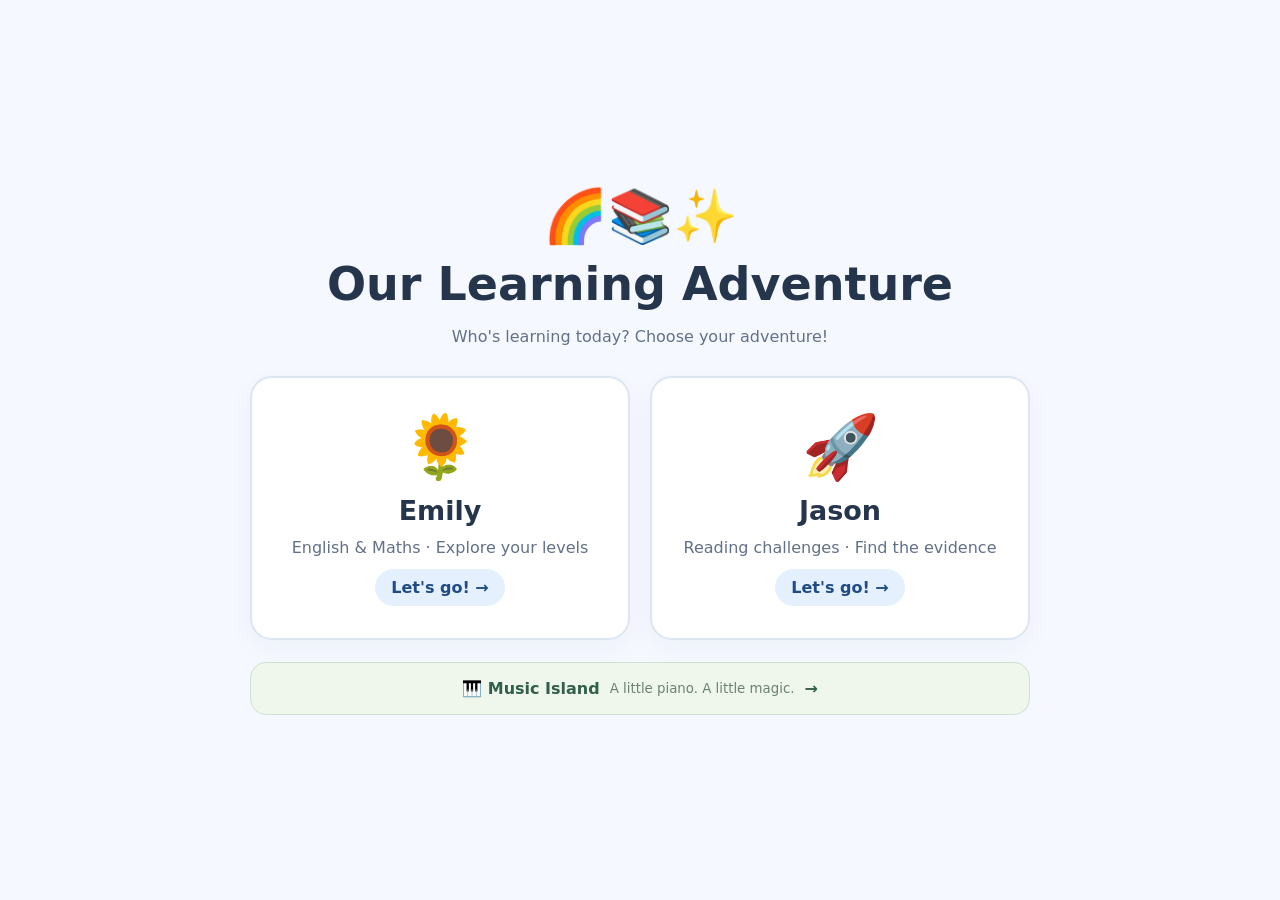
<file: index.html>
<!doctype html><html lang="en"><head><meta charset="utf-8"><meta name="viewport" content="width=device-width,initial-scale=1"><title>Learning Adventure · Choose Your Explorer</title><style>:root{font-family:system-ui,-apple-system,sans-serif;color:#25354b;background:#f5f8ff}*{box-sizing:border-box}body{margin:0;min-height:100vh;display:grid;place-items:center;padding:24px}.wrap{width:min(100%,780px)}header{text-align:center;margin-bottom:30px}h1{font-size:clamp(30px,6vw,46px);margin:10px 0}.sub{color:#627188}.cards{display:grid;grid-template-columns:repeat(auto-fit,minmax(245px,1fr));gap:20px}.card{background:white;border:2px solid #dce6f3;border-radius:22px;padding:32px 22px;display:flex;flex-direction:column;align-items:center;gap:12px;text-decoration:none;color:inherit;box-shadow:0 8px 26px #25354b0a;transition:transform .15s,border-color .15s}.card:hover,.card:focus-visible{transform:translateY(-3px);border-color:#4377d4}.emoji{font-size:62px}.name{font-size:27px;font-weight:800}.desc{color:#627188;text-align:center}.go{background:#e5f0ff;color:#204b85;border-radius:999px;padding:9px 16px;font-weight:700}.piano-link{display:flex;align-items:center;justify-content:center;gap:10px;margin-top:22px;padding:16px;border:1px solid #cfdfd3;border-radius:16px;background:#eff7ec;color:#315f4b;text-decoration:none;font-weight:700}.piano-link small{font-weight:400;color:#6b8272}@media(max-width:500px){.piano-link{flex-wrap:wrap}.piano-link small{width:100%;text-align:center}}</style></head><body><main class="wrap"><header><div style="font-size:52px">🌈📚✨</div><h1>Our Learning Adventure</h1><p class="sub">Who's learning today? Choose your adventure!</p></header><div class="cards"><a class="card" href="./emily.html"><span class="emoji">🌻</span><span class="name">Emily</span><span class="desc">English &amp; Maths · Explore your levels</span><span class="go">Let's go! →</span></a><a class="card" href="./jason.html"><span class="emoji">🚀</span><span class="name">Jason</span><span class="desc">Reading challenges · Find the evidence</span><span class="go">Let's go! →</span></a></div><a class="piano-link" href="./piano.html"><span>🎹 Music Island</span><small>A little piano. A little magic.</small><span aria-hidden="true">→</span></a></main></body></html>
</file>
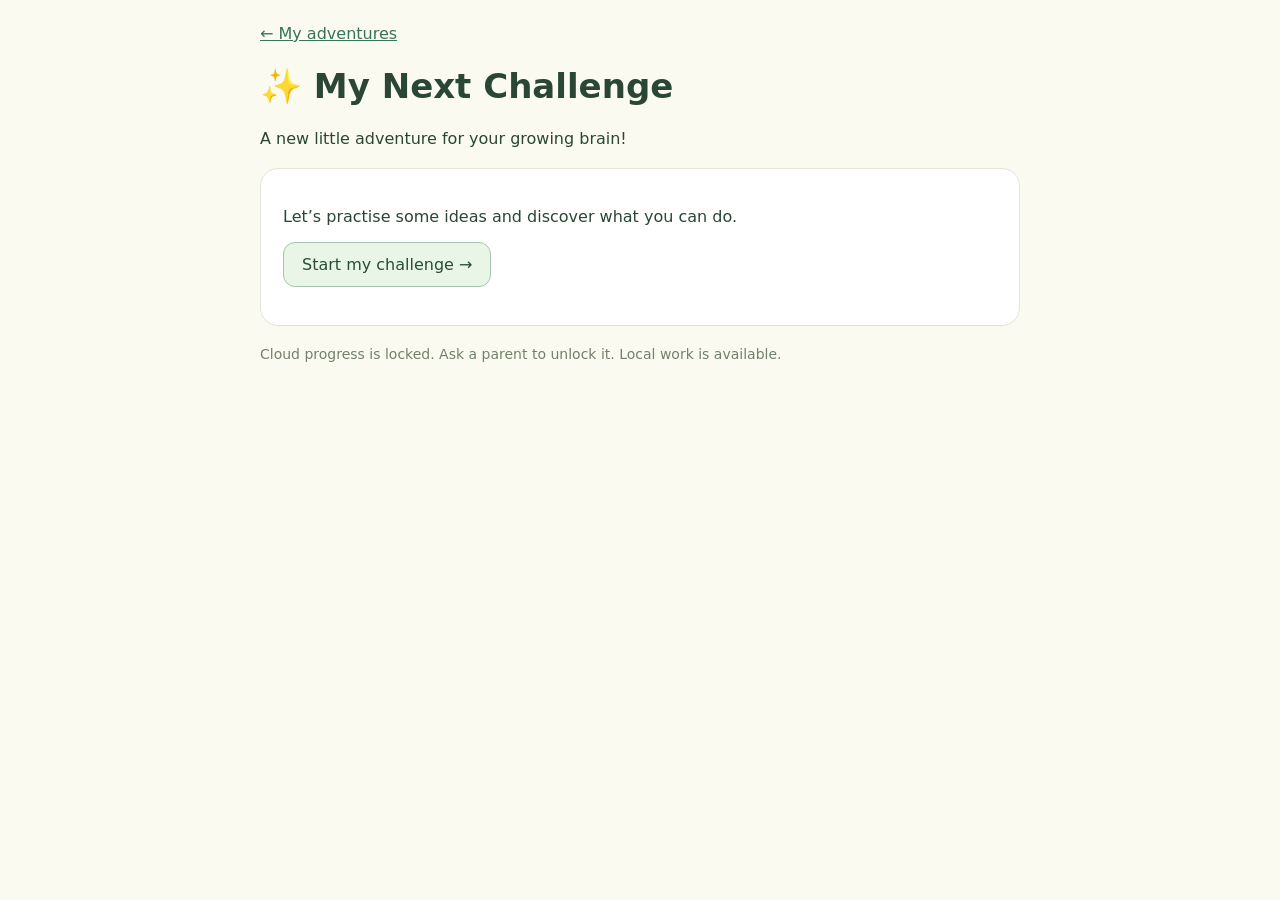
<file: emily-challenge.html>
<!doctype html><html lang="en"><head><meta charset="utf-8"><meta name="viewport" content="width=device-width,initial-scale=1"><title>Emily’s Next Challenge</title><style>:root{font-family:system-ui,sans-serif;color:#294734;background:#fbfaf0}body{max-width:760px;margin:auto;padding:24px 18px 60px}h1{font-size:34px}a{color:#37725b}button{font:inherit;border:1px solid #a8c4af;background:#e9f5e6;color:#284e35;border-radius:12px;padding:12px 18px;cursor:pointer;min-height:44px}button:disabled{opacity:.65;cursor:default}.card{padding:22px;border:1px solid #e2e5d7;border-radius:18px;background:white;margin:20px 0}.option{display:flex;align-items:center;gap:10px;padding:13px;border:1px solid #dee7d9;border-radius:12px;margin:10px 0;cursor:pointer;min-height:35px}.option:has(input:checked){background:#edf6e7;border-color:#69a17e}.context{padding:15px;background:#fff8df;line-height:1.6;border-radius:12px}.feedback{color:#346b4d;line-height:1.6}.muted{color:#72816b;font-size:14px}#questions h2{font-size:19px;line-height:1.6}[hidden]{display:none!important}</style></head><body data-learner="emily" data-activity="adaptive"><a href="./emily.html">← My adventures</a><h1>✨ My Next Challenge</h1><p>A new little adventure for your growing brain!</p><section class="card"><p id="intro">Let’s practise some ideas and discover what you can do.</p><button id="start" type="button">Start my challenge →</button><p id="progress" role="status"></p><p id="error" role="alert"></p></section><div id="questions"></div><p id="emily-cloud-status" class="muted" role="status"></p>
<script src="emily-practice.js?v=1"></script><script src="learning-history.js?v=first-answer-1"></script><script src="emily-challenge.js?v=1"></script><script src="cloud-config.js?v=private-maths-1"></script><script src="cloud-sync.js?v=first-answer-1"></script></body></html>
</file>
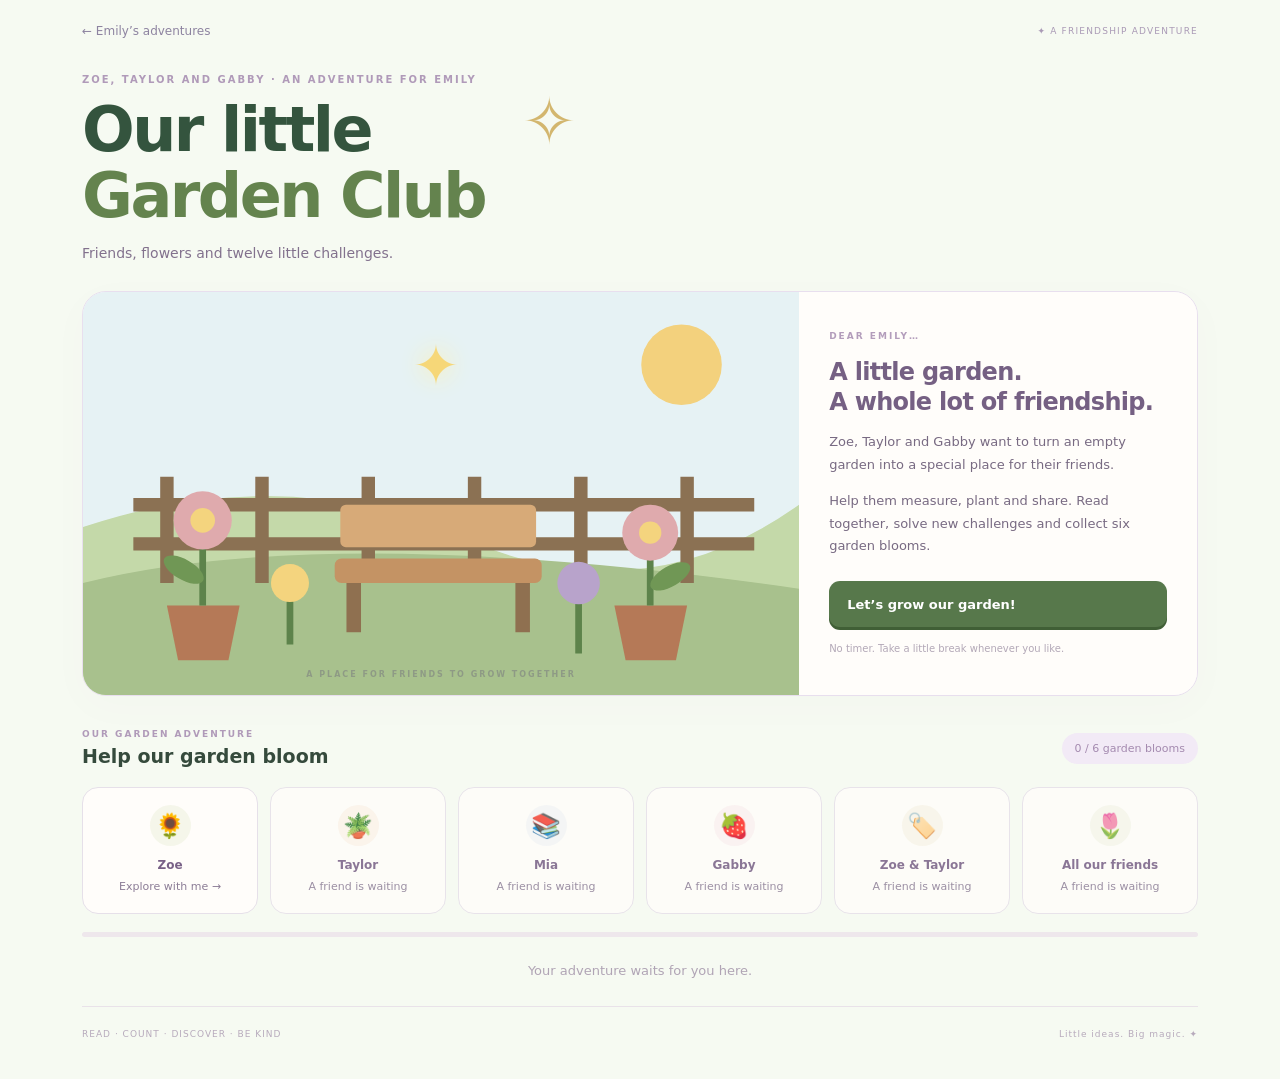
<file: emily-garden.html>
<!doctype html><html lang="en"><head><meta charset="utf-8"><meta name="viewport" content="width=device-width,initial-scale=1"><title>Emily’s Garden Club · Zoe, Taylor and Gabby</title><link rel="stylesheet" href="pony.css?v=review-2"><link rel="stylesheet" href="garden.css?v=1"></head><body data-learner="emily"><main class="wrap"><header><a href="./emily.html">← Emily’s adventures</a><span class="header-tag">✦ A FRIENDSHIP ADVENTURE</span></header><section class="heading"><p class="eyebrow">ZOE, TAYLOR AND GABBY · AN ADVENTURE FOR EMILY</p><h1>Our little<br><em>Garden Club</em><span aria-hidden="true">✧</span></h1><p class="subtitle">Friends, flowers and twelve little challenges.</p></section><section id="welcome" class="welcome"><div class="art"><img src="garden-friends.svg" alt="A garden with colourful flowers, a reading bench and small plant pots"><div class="friendship-star" aria-hidden="true">✦</div><span class="art-caption">A PLACE FOR FRIENDS TO GROW TOGETHER</span></div><div class="welcome-copy"><span class="mini-label">DEAR EMILY…</span><h2>A little garden.<br>A whole lot of friendship.</h2><p>Zoe, Taylor and Gabby want to turn an empty garden into a special place for their friends.</p><p>Help them measure, plant and share. Read together, solve new challenges and collect six garden blooms.</p><button class="primary" id="begin">Let’s grow our garden! <span>→</span></button><small>No timer. Take a little break whenever you like.</small></div></section><section class="journey" aria-labelledby="journey-title"><div class="section-heading"><div><p class="eyebrow">OUR GARDEN ADVENTURE</p><h2 id="journey-title">Help our garden bloom</h2></div><span class="gem-count" id="gem-count">0 / 6 garden blooms</span></div><div id="chapters" class="chapters"></div><div class="trail"><div id="trail-fill"></div></div></section><section id="adventure" class="adventure" hidden><div class="story-card"><div class="pony-badge" id="pony-badge" aria-hidden="true">🔮</div><p class="eyebrow" id="chapter-label"></p><h2 id="place"></h2><p id="story" class="story-text"></p><div class="learning-pills" id="learning-pills"></div></div><article class="question-card"><p class="eyebrow" id="question-number"></p><h2 id="question"></h2><div id="diagram" class="question-diagram"></div><p id="question-context" class="question-context"></p><div id="options" class="options"></div><div id="writing-panel" hidden><label for="writing">Your invitation <small>Say it first, then write together if you like.</small></label><textarea id="writing" maxlength="1500" rows="3" placeholder="Hi ___! Come to ___. Please bring ___."></textarea><p id="writing-status" class="muted" role="status"></p><button type="button" id="save-invitation" class="primary">Save my invitation</button></div><button type="button" id="hint" class="hint-button">✦ A little hint</button><p id="feedback" class="feedback" role="status" aria-live="polite"></p><button type="button" class="hint-button" id="question-back" hidden>Previous challenge</button><button type="button" class="primary" id="next" hidden>Keep exploring →</button></article></section><section class="ending" id="ending" hidden><div class="big-star" aria-hidden="true">✦</div><p class="eyebrow">GOOD THINGS GROW WHEN FRIENDS WORK TOGETHER</p><h2>Our garden is ready, Emily!</h2><p>You helped your friends measure, share, read and write. Now our garden can bloom!</p><p id="stars" class="stars" aria-label="Five stars">★★★★★</p><a class="home-link" href="./emily.html">Back to my adventures →</a></section><p id="save-status" class="save-status" role="status">Your adventure waits for you here.</p><footer><span>READ · COUNT · DISCOVER · BE KIND</span><span>Little ideas. Big magic. ✦</span></footer></main><script src="garden-progress.js?v=picnic-1"></script><script src="emily-practice.js?v=garden-1"></script><script src="report-catalog.js?v=1"></script><script src="learning-history.js?v=first-answer-1"></script><script src="garden-data.js"></script><script src="garden.js?v=picnic-1"></script><script src="cloud-config.js"></script><script src="cloud-sync.js?v=garden-1"></script></body></html>
</file>
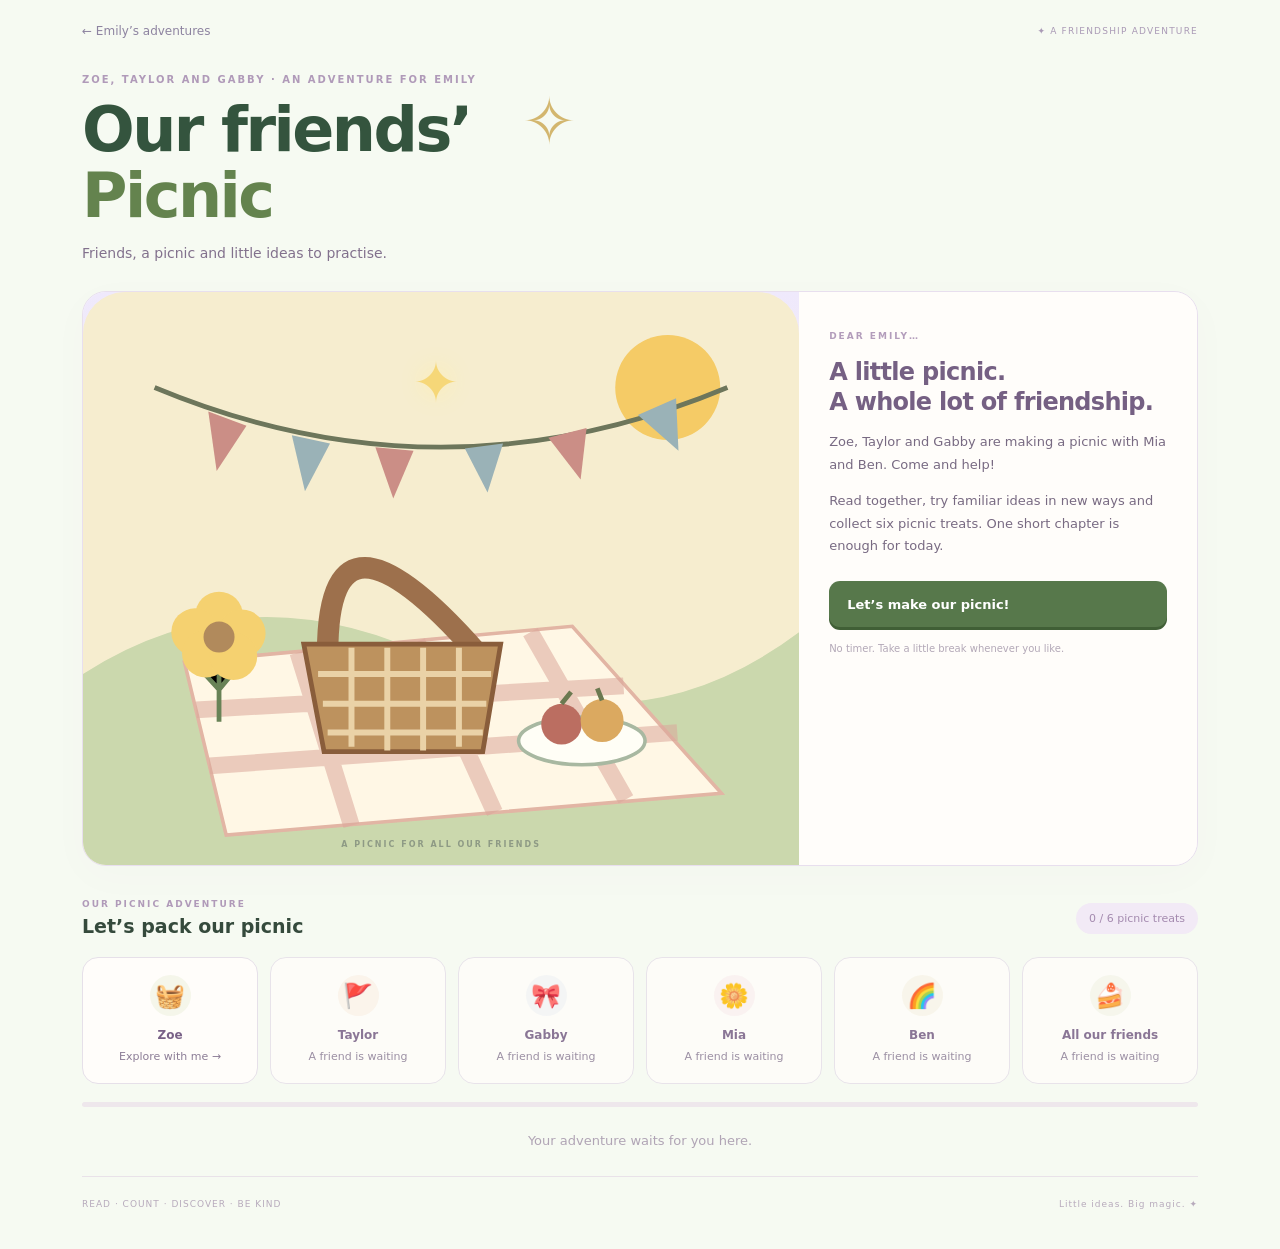
<file: emily-picnic.html>
<!doctype html><html lang="en"><head><meta charset="utf-8"><meta name="viewport" content="width=device-width,initial-scale=1"><title>Emily’s Friends’ Picnic</title><link rel="stylesheet" href="pony.css?v=review-2"><link rel="stylesheet" href="garden.css?v=1"></head><body data-learner="emily"><main class="wrap"><header><a href="./emily.html">← Emily’s adventures</a><span class="header-tag">✦ A FRIENDSHIP ADVENTURE</span></header><section class="heading"><p class="eyebrow">ZOE, TAYLOR AND GABBY · AN ADVENTURE FOR EMILY</p><h1>Our friends’<br><em>Picnic</em><span aria-hidden="true">✧</span></h1><p class="subtitle">Friends, a picnic and little ideas to practise.</p></section><section id="welcome" class="welcome"><div class="art"><img src="picnic-friends.svg" alt="A picnic blanket with a basket, fruit, flags and flowers"><div class="friendship-star" aria-hidden="true">✦</div><span class="art-caption">A PICNIC FOR ALL OUR FRIENDS</span></div><div class="welcome-copy"><span class="mini-label">DEAR EMILY…</span><h2>A little picnic.<br>A whole lot of friendship.</h2><p>Zoe, Taylor and Gabby are making a picnic with Mia and Ben. Come and help!</p><p>Read together, try familiar ideas in new ways and collect six picnic treats. One short chapter is enough for today.</p><button class="primary" id="begin">Let’s make our picnic! <span>→</span></button><small>No timer. Take a little break whenever you like.</small></div></section><section class="journey" aria-labelledby="journey-title"><div class="section-heading"><div><p class="eyebrow">OUR PICNIC ADVENTURE</p><h2 id="journey-title">Let’s pack our picnic</h2></div><span class="gem-count" id="gem-count">0 / 6 picnic treats</span></div><div id="chapters" class="chapters"></div><div class="trail"><div id="trail-fill"></div></div></section><section id="adventure" class="adventure" hidden><div class="story-card"><div class="pony-badge" id="pony-badge" aria-hidden="true">🔮</div><p class="eyebrow" id="chapter-label"></p><h2 id="place"></h2><p id="story" class="story-text"></p><div class="learning-pills" id="learning-pills"></div></div><article class="question-card"><p class="eyebrow" id="question-number"></p><h2 id="question"></h2><div id="diagram" class="question-diagram"></div><p id="question-context" class="question-context"></p><div id="options" class="options"></div><div id="writing-panel" hidden><label for="writing">Your invitation <small>Say it first, then write together if you like.</small></label><textarea id="writing" maxlength="1500" rows="3" placeholder="Hi ___! Come to ___. Please bring ___."></textarea><p id="writing-status" class="muted" role="status"></p><button type="button" id="save-invitation" class="primary">Save my invitation</button></div><button type="button" id="hint" class="hint-button">✦ A little hint</button><p id="feedback" class="feedback" role="status" aria-live="polite"></p><button type="button" class="hint-button" id="question-back" hidden>Previous challenge</button><button type="button" class="primary" id="next" hidden>Keep exploring →</button></article></section><section class="ending" id="ending" hidden><div class="big-star" aria-hidden="true">✦</div><p class="eyebrow">GOOD THINGS HAPPEN WHEN FRIENDS WORK TOGETHER</p><h2>Our picnic is ready, Emily!</h2><p>You helped your friends share, read and think. Time for a picnic!</p><p id="stars" class="stars" aria-label="Five stars">★★★★★</p><a class="home-link" href="./emily.html">Back to my adventures →</a></section><p id="save-status" class="save-status" role="status">Your adventure waits for you here.</p><footer><span>READ · COUNT · DISCOVER · BE KIND</span><span>Little ideas. Big magic. ✦</span></footer></main><script src="garden-progress.js?v=picnic-1"></script><script src="picnic-progress.js?v=1"></script><script src="emily-practice.js?v=garden-1"></script><script src="report-catalog.js?v=picnic-reading-1"></script><script src="learning-history.js?v=first-answer-1"></script><script src="picnic-data.js?v=more-reading-1"></script><script src="garden.js?v=picnic-1"></script><script src="cloud-config.js"></script><script src="cloud-sync.js?v=picnic-1"></script></body></html>
</file>
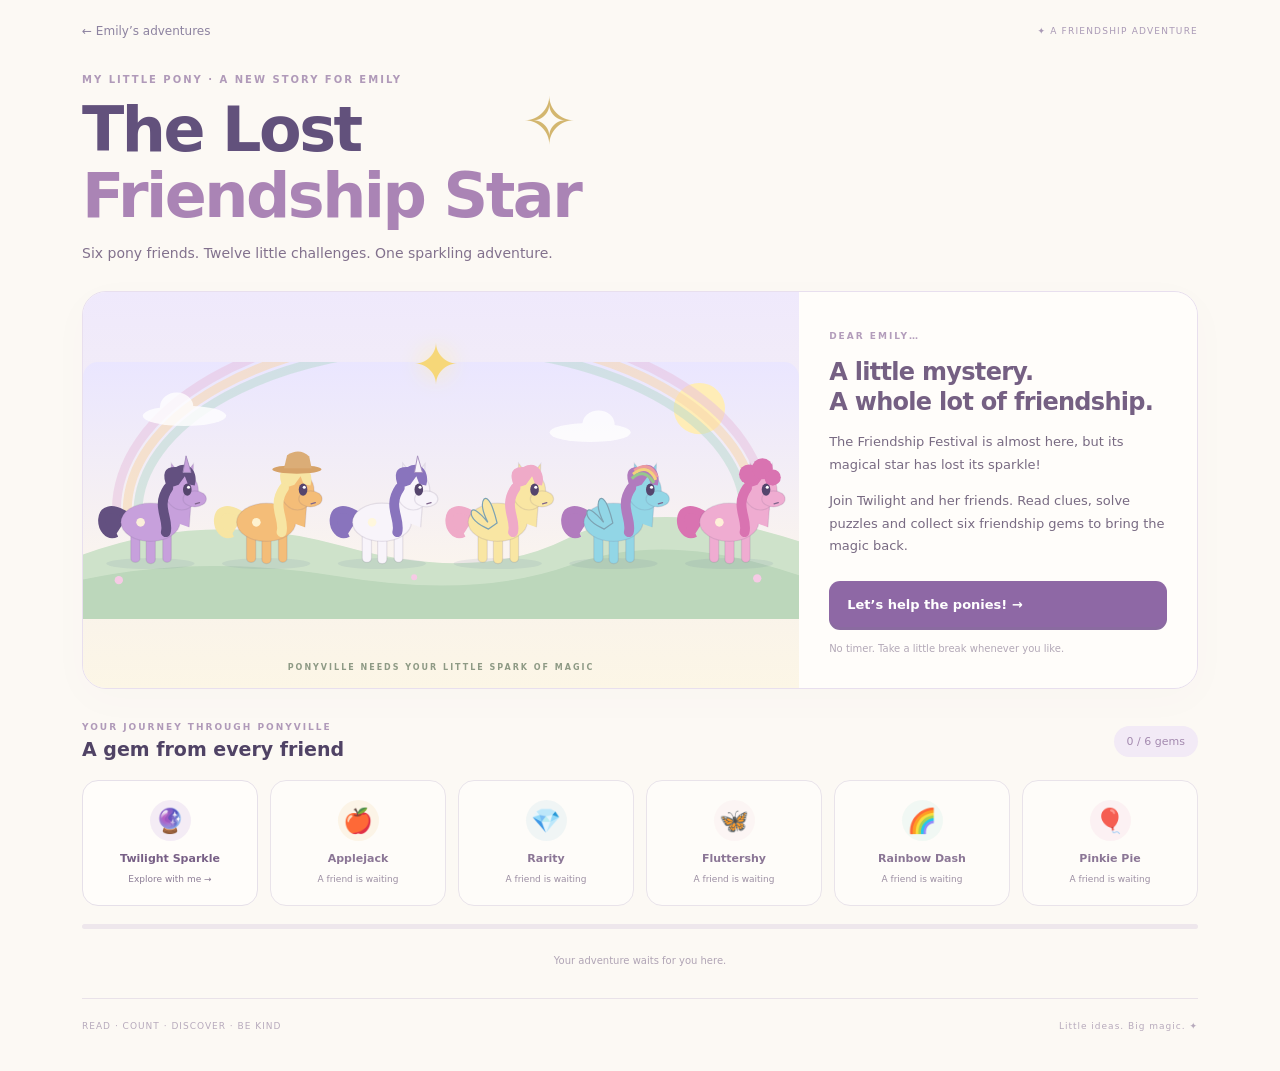
<file: emily-pony.html>
<!doctype html><html lang="en"><head><meta charset="utf-8"><meta name="viewport" content="width=device-width,initial-scale=1"><title>Emily’s Pony Adventure · The Lost Friendship Star</title><link rel="stylesheet" href="pony.css?v=review-2"></head><body data-learner="emily"><main class="wrap"><header><a href="./emily.html">← Emily’s adventures</a><span class="header-tag">✦ A FRIENDSHIP ADVENTURE</span></header><section class="heading"><p class="eyebrow">MY LITTLE PONY · A NEW STORY FOR EMILY</p><h1>The Lost<br><em>Friendship Star</em><span aria-hidden="true">✧</span></h1><p class="subtitle">Six pony friends. Twelve little challenges. One sparkling adventure.</p></section><section id="welcome" class="welcome"><div class="art"><img src="pony-friends.svg" alt="Twilight Sparkle, Applejack, Rarity, Fluttershy, Rainbow Dash and Pinkie Pie in a colourful meadow"><div class="friendship-star" aria-hidden="true">✦</div><span class="art-caption">PONYVILLE NEEDS YOUR LITTLE SPARK OF MAGIC</span></div><div class="welcome-copy"><span class="mini-label">DEAR EMILY…</span><h2>A little mystery.<br>A whole lot of friendship.</h2><p>The Friendship Festival is almost here, but its magical star has lost its sparkle!</p><p>Join Twilight and her friends. Read clues, solve puzzles and collect six friendship gems to bring the magic back.</p><button class="primary" id="begin">Let’s help the ponies! <span>→</span></button><small>No timer. Take a little break whenever you like.</small></div></section><section class="journey" aria-labelledby="journey-title"><div class="section-heading"><div><p class="eyebrow">YOUR JOURNEY THROUGH PONYVILLE</p><h2 id="journey-title">A gem from every friend</h2></div><span class="gem-count" id="gem-count">0 / 6 gems</span></div><div id="chapters" class="chapters"></div><div class="trail"><div id="trail-fill"></div></div></section><section id="adventure" class="adventure" hidden><div class="story-card"><div class="pony-badge" id="pony-badge" aria-hidden="true">🔮</div><p class="eyebrow" id="chapter-label"></p><h2 id="place"></h2><p id="story" class="story-text"></p><div class="learning-pills" id="learning-pills"></div></div><article class="question-card"><p class="eyebrow" id="question-number"></p><h2 id="question"></h2><div id="diagram" class="question-diagram"></div><div id="options" class="options"></div><button type="button" id="hint" class="hint-button">✦ A little hint</button><p id="feedback" class="feedback" role="status" aria-live="polite"></p><button type="button" class="hint-button" id="question-back" hidden>Previous challenge</button><button type="button" class="primary" id="next" hidden>Keep exploring →</button></article></section><section class="ending" id="ending" hidden><div class="big-star" aria-hidden="true">✦</div><p class="eyebrow">THE MAGIC WAS FRIENDSHIP ALL ALONG</p><h2>You made the star shine, Emily!</h2><p>Reading, counting, thinking and kindness—you helped every pony.</p><p id="stars" class="stars" aria-label="Five stars">★★★★★</p><label for="writing">Which pony would you like to help? Write two sentences about what you would do. <small>(You can write a little story if you like.)</small></label><textarea id="writing" maxlength="1500" rows="3" placeholder="I would help…"></textarea><p id="writing-status" class="muted" role="status"></p><a class="home-link" href="./emily.html">Back to my adventures →</a></section><p id="save-status" class="save-status" role="status">Your adventure waits for you here.</p><footer><span>READ · COUNT · DISCOVER · BE KIND</span><span>Little ideas. Big magic. ✦</span></footer></main><script src="pony-progress.js"></script><script src="emily-practice.js?v=pony-1"></script><script src="report-catalog.js?v=1"></script><script src="learning-history.js?v=first-answer-1"></script><script src="pony-data.js"></script><script src="pony.js?v=review-2"></script><script src="cloud-config.js"></script><script src="cloud-sync.js?v=pony-1"></script></body></html>
</file>
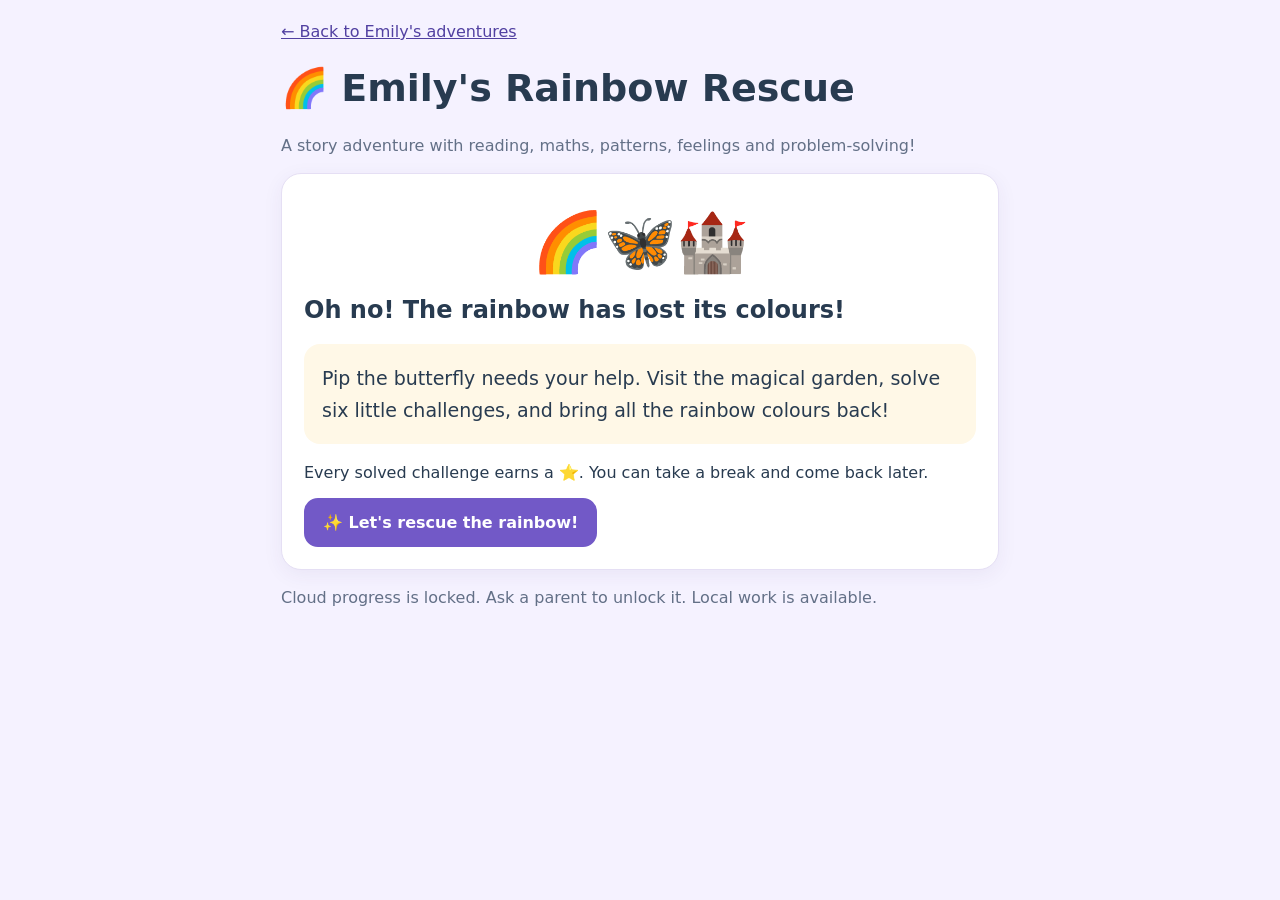
<file: emily-rainbow.html>
<!doctype html><html lang="en"><head><meta charset="utf-8"><meta name="viewport" content="width=device-width,initial-scale=1"><title>Emily's Rainbow Rescue</title><style>:root{font-family:system-ui,-apple-system,sans-serif;color:#283b50;background:#f5f2ff}*{box-sizing:border-box}body{margin:0}.wrap{max-width:750px;margin:auto;padding:22px 16px 70px}h1{font-size:clamp(27px,5vw,38px)}.card{background:white;border:1px solid #e5dff4;border-radius:20px;padding:22px;margin:18px 0;box-shadow:0 5px 20px #45377010}.story{font-size:19px;line-height:1.7;background:#fff8e7;padding:18px;border-radius:16px}.scene{text-align:center;font-size:58px;margin:12px}.choices{display:grid;gap:10px;margin:16px 0}button{font:inherit;cursor:pointer;border:2px solid #d9d6e9;border-radius:14px;padding:13px 17px;background:white;color:#283b50;text-align:left}button:hover{background:#f3eeff}.primary{background:#7259c7;color:white;border-color:#7259c7;text-align:center;font-weight:750}.primary:hover{background:#5d44b5}.muted{color:#637087}.feedback{background:#e8f7ec;padding:13px;border-radius:12px;margin-top:12px}.wrong{background:#fff1e3}.bar{height:12px;border-radius:20px;background:#e9e5f3;overflow:hidden}.fill{height:100%;background:#7d68d2;transition:width .3s}.stars{font-size:29px;line-height:1.5;overflow-wrap:anywhere}a{color:#5140a1}[hidden]{display:none!important}</style></head><body data-learner="emily"><main class="wrap"><a href="./emily.html">← Back to Emily's adventures</a><h1>🌈 Emily's Rainbow Rescue</h1><p class="muted">A story adventure with reading, maths, patterns, feelings and problem-solving!</p><div class="card" id="intro"><div class="scene">🌈🦋🏰</div><h2>Oh no! The rainbow has lost its colours!</h2><p class="story">Pip the butterfly needs your help. Visit the magical garden, solve six little challenges, and bring all the rainbow colours back!</p><p>Every solved challenge earns a ⭐. You can take a break and come back later.</p><button class="primary" onclick="begin()">✨ Let's rescue the rainbow!</button></div><div class="card" id="game" hidden><div id="status"></div><div class="bar"><div id="fill" class="fill"></div></div><div class="stars" id="stars"></div><div class="scene" id="scene"></div><p class="story" id="story"></p><h2 id="question"></h2><div class="choices" id="choices"></div><button id="hint" onclick="showHint()">💡 A little hint</button><p id="feedback" role="status"></p><button class="primary" id="next" onclick="advance()" hidden>Next adventure →</button></div><div class="card" id="ending" hidden><div class="scene">🌈🎉🦋</div><h2>You rescued the rainbow!</h2><p>Pip is so happy! You used your reading, counting and clever thinking to help the whole garden.</p><p class="stars" id="finalStars"></p><button onclick="restart()">Play again ↻</button><p><a href="./emily.html">← Back to my adventures</a></p></div><p id="emily-cloud-status" class="muted" role="status"></p></main><script src="emily-practice.js?v=1"></script><script src="report-catalog.js?v=1"></script><script src="learning-history.js?v=first-answer-1"></script><script>
const KEY='emily-rainbow-v1';
const steps=[
{scene:'🦋🌷🌻',story:'Pip lands beside a flower. A sign says: “The shy butterfly hides UNDER the biggest leaf.”',q:'Where should Pip look?',opts:['On top of the flower','Under the biggest leaf','Inside the pond'],a:1,hint:'Find the word UNDER on the sign.',good:'Great reading! You found the first clue.',skill:'Reading'},
{scene:'🐞🐞🐞🍃',story:'Three ladybirds are on a leaf. Two more fly over to join them.',q:'How many ladybirds are there now?',opts:['4','5','6'],a:1,hint:'Start at 3 and count 2 more.',good:'Five ladybirds! You counted carefully.',skill:'Addition'},
{scene:'🦋🌸🌸🦋🌸🌸',story:'Pip follows a magical path. The stepping stones repeat in this order: butterfly, flower, flower, butterfly, flower, flower...',q:'What will the 10th stepping stone be?',opts:['🦋 Butterfly','🌸 Flower','⭐ Star'],a:0,hint:'Look at groups of three. Which picture starts each new group?',good:'Yes! Positions 1, 4, 7 and 10 are butterflies.',skill:'Patterns and reasoning'},
{scene:'🐰💧🌼',story:'Rabbit looks sad because her little plant is drooping. The soil feels dry.',q:'What is the kindest helpful thing to do?',opts:['Laugh at Rabbit','Give the plant some water','Hide the watering can'],a:1,hint:'What would help a thirsty plant?',good:'That was kind and clever!',skill:'Feelings and reasoning'},
{scene:'🍎🧺🐰🐿️',story:'Pip puts 15 apples in a picnic basket. She gives 4 apples to Rabbit and 3 apples to Squirrel.',q:'How many apples are left in the basket?',opts:['7 apples','8 apples','9 apples','11 apples'],a:1,hint:'First find how many apples Pip gives away altogether. Then subtract that from 15.',good:'Correct! 4 + 3 = 7 apples given away, and 15 − 7 = 8 apples left.',skill:'Two-step subtraction'},
{scene:'🌧️☀️🌈',story:'First it rains. Then the sun comes out. Finally, a beautiful rainbow appears.',q:'What happened JUST BEFORE the rainbow appeared?',opts:['The sun came out','It started raining','Pip went to sleep'],a:0,hint:'Read the order: first, then, finally.',good:'You understood the order of the story!',skill:'Sequencing'}
];
let state={step:0,solved:[]};try{const v=JSON.parse(localStorage.getItem(KEY)||'null');if(v&&Array.isArray(v.solved))state={...state,...v}}catch(e){}
const learning=globalThis.AdventureHistory;
steps.forEach((q,i)=>{learning?.register('rainbow',String(i),{prompt:q.q,context:q.story,options:q.opts,correctIndex:q.a,skill:q.skill,hint:q.hint});if(state.solved[i])learning?.baseline('rainbow',String(i),{completed:true,previousAnswersUnavailable:true})});
state.attemptId=state.attemptId||learning?.attempt('rainbow');
const $=id=>document.getElementById(id);function save(){state.updatedAt=Date.now();localStorage.setItem(KEY,JSON.stringify(state));window.dispatchEvent(new Event('adventure-progress-changed'));}
globalThis.adventureRainbowRestore=()=>{const saved=JSON.parse(localStorage.getItem(KEY)||'null');if(saved&&Array.isArray(saved.solved)){state=saved;render()}};
function begin(){$('intro').hidden=true;render()}
function render(){const n=steps.length;state.step=Math.max(0,Math.min(n,state.step));$('intro').hidden=true;$('game').hidden=state.step>=n;$('ending').hidden=state.step<n;const earned=state.solved.filter(Boolean).length;if(state.step>=n){$('finalStars').textContent='⭐'.repeat(earned);return}const x=steps[state.step];$('status').textContent='Challenge '+(state.step+1)+' of '+n+' · '+x.skill;$('fill').style.width=(earned/n*100)+'%';$('stars').textContent='⭐'.repeat(earned)||'☆';$('scene').textContent=x.scene;$('story').textContent=x.story;$('question').textContent=x.q;$('feedback').textContent='';$('feedback').className='';$('next').hidden=!state.solved[state.step];$('hint').hidden=!!state.solved[state.step];$('choices').replaceChildren();x.opts.forEach((v,i)=>{const b=document.createElement('button');b.textContent=v;b.disabled=!!state.solved[state.step];b.onclick=()=>answer(i);$('choices').append(b)});if(state.solved[state.step])$('feedback').textContent='🌟 '+x.good;learning?.bind($('game'),'rainbow',String(state.step),state.attemptId)}
function answer(i){const x=steps[state.step];learning?.answer('rainbow',String(state.step),i,{},state.attemptId);if(i!==x.a){$('feedback').className='feedback wrong';$('feedback').textContent='💛 Good try! Think again. You can do it!';return}state.solved[state.step]=true;save();render()}
function showHint(){learning?.event('rainbow',String(state.step),'hint',{shown:true},state.attemptId);state.hints=state.hints||[];state.hints[state.step]=true;save();$('feedback').className='feedback';$('feedback').textContent='💡 '+steps[state.step].hint}
function advance(){if(!state.solved[state.step])return;state.step++;save();render()}
function restart(){const attemptId=learning?.startAttempt('rainbow');state={step:0,solved:[],hints:[],attemptId};save();render()}
if(state.step>0)begin();
</script><script src="cloud-config.js"></script><script src="cloud-sync.js?v=first-answer-1"></script></body></html>
</file>
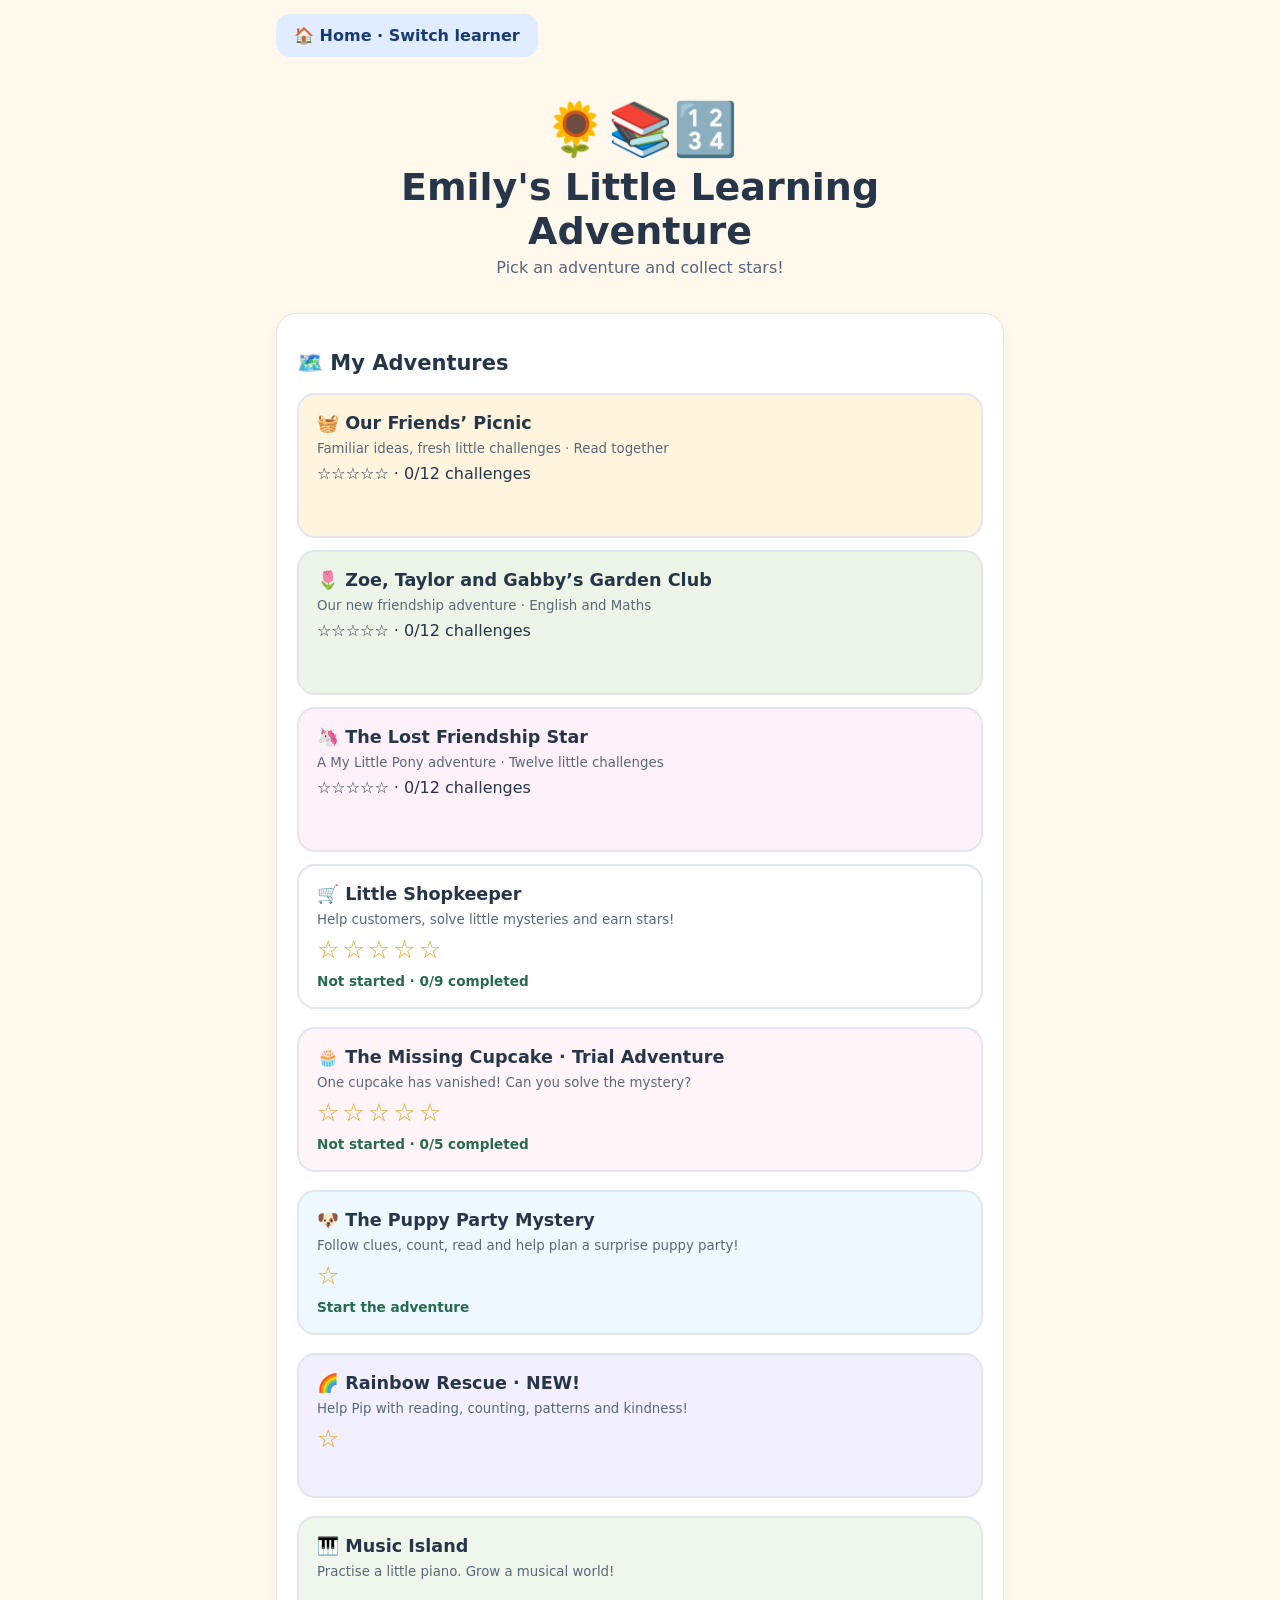
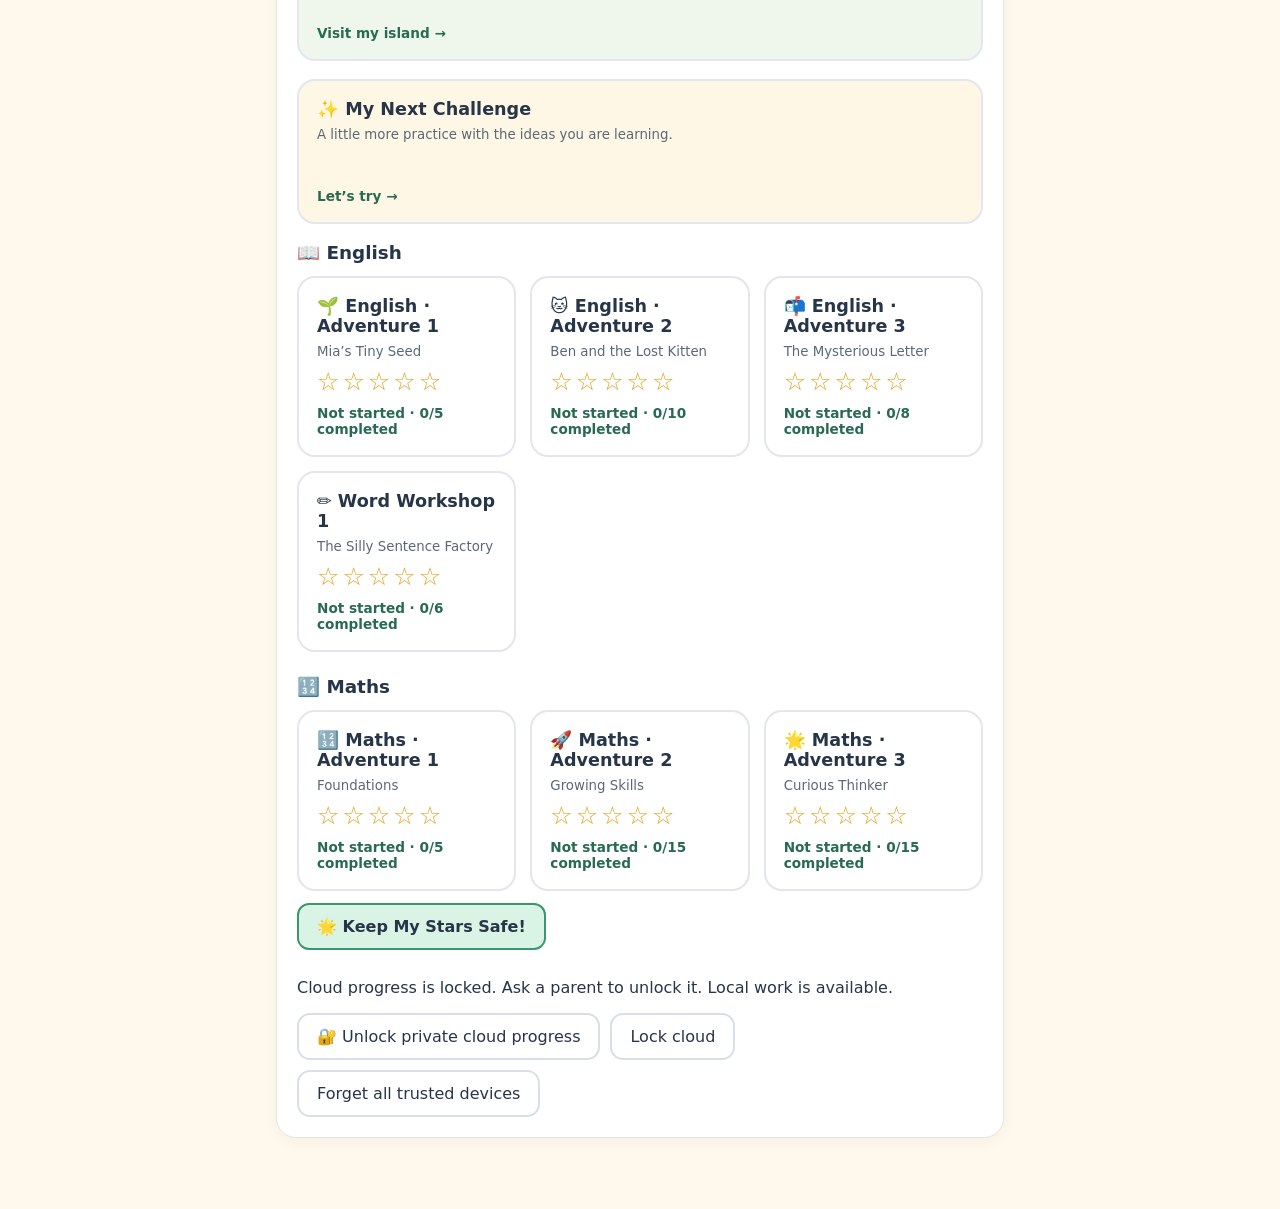
<file: emily.html>
<!doctype html>
<html lang="en"><head><meta charset="utf-8"><meta name="viewport" content="width=device-width,initial-scale=1">
<title>Emily's Little Learning Adventure</title>
<style>
:root{font-family:system-ui,-apple-system,Segoe UI,sans-serif;color:#263548;background:#fff8ed}
*{box-sizing:border-box}body{margin:0}.wrap{max-width:760px;margin:auto;padding:22px 16px 55px}
header{text-align:center;padding:20px 8px}h1{font-size:clamp(26px,6vw,38px);margin:5px}h2{font-size:21px}
.subtitle{color:#576579}[hidden]{display:none!important}.tabs{display:flex;gap:10px;margin:20px 0}
button{font:inherit;cursor:pointer;border-radius:13px;padding:12px 18px;border:2px solid #d8dfe9;background:white;color:#263548}
button:focus-visible,input:focus-visible,textarea:focus-visible{outline:3px solid #ec9c37;outline-offset:2px}
.tab{flex:1;font-weight:750}.tab.active{background:#d9f3e4;border-color:#39976e}
.panel{background:white;border:1px solid #e6e5e0;border-radius:20px;padding:20px;margin:16px 0;box-shadow:0 5px 15px #3e35280a}
.story{background:#eff8ed;line-height:1.8;font-size:18px}.story .plant{text-align:center;font-size:60px}
.q{margin:16px 0;padding:18px;border:1px solid #e0e6e8;border-radius:17px;background:white}
.q strong{font-size:18px}.choices{display:grid;gap:9px;margin:14px 0}
.choice{display:flex;align-items:center;gap:12px;padding:12px;border:2px solid #e1e7ee;border-radius:12px;cursor:pointer}
.choice:has(input:checked){border-color:#39976e;background:#edf9f1}
.choice input{width:20px;height:20px;accent-color:#21865d}.actions{display:flex;gap:10px;flex-wrap:wrap;align-items:center}
.check{background:#228d64;color:white;border-color:#228d64;font-weight:700}.check:disabled{opacity:.5;cursor:not-allowed}
.hint,.feedback{padding:12px;margin-top:12px;border-radius:12px;background:#fff5d8}
.feedback{background:#e8f6ec}.feedback.retry{background:#fff0df}
textarea{width:100%;min-height:82px;border-radius:12px;border:2px solid #d8dfe9;padding:12px;font:inherit;font-size:17px}
.roadmap{display:flex;gap:12px;flex-wrap:wrap;margin:14px 0}.level{flex:1;min-width:180px;text-align:left;border:2px solid #d8dfe9;background:#fff;padding:16px}.level.active{background:#e9f6ec;border-color:#39976e}.level small{display:block;color:#596b78;margin-top:5px}.progress{height:10px;border-radius:12px;background:#e9ecef;overflow:hidden}.fill{height:100%;background:#54ae7e;transition:width .2s}
.end{text-align:center;font-size:21px;background:#e8f6ec;padding:22px;border-radius:16px}
footer{text-align:center;color:#667085;font-size:13px;margin-top:28px}
@media print{body{background:white}.tabs,.actions,footer{display:none}.panel,.q{box-shadow:none;break-inside:avoid}}
.hub-grid{display:grid;grid-template-columns:repeat(auto-fit,minmax(210px,1fr));gap:14px}.hub-card{text-align:left;min-height:145px;background:#fff;border:2px solid #e3e6ef;border-radius:18px;padding:18px;display:flex;flex-direction:column;gap:8px}.hub-card:hover,.hub-card:focus-visible{border-color:#39976e;background:#f1fbf5}.hub-card strong{font-size:1.1em}.hub-card small{color:#5a6878}.hub-card .hub-progress{margin-top:auto;font-size:.85em;font-weight:700;color:#286b50}.hub-back{margin:10px 0 18px;background:#e2ecff;border-color:#c5d8f5}@media print{#hub,#hub-back{display:none!important}} .hub-stars{display:block;color:#e3a424;font-size:25px;letter-spacing:3px;line-height:1.2;white-space:nowrap} .hub-group-title{margin:12px 0 0;font-size:1.15em}.hub-group-title:not(:first-child){margin-top:24px}#hub-grid{display:block}#hub-grid>.hub-grid{margin-top:12px} </style><style>#worksheet-view .roadmap{display:flex;gap:8px;flex-wrap:wrap}#worksheet-view .roadmap .level{min-width:0;flex:1 1 120px;padding:11px;border-radius:12px;font-size:14px}#worksheet-view .roadmap .level strong{display:block;font-size:14px}#worksheet-view #roadmap,#worksheet-view #english-roadmap{padding:14px;margin:10px 0}#worksheet-view #roadmap h2,#worksheet-view #english-roadmap h2{font-size:17px;margin:0 0 9px}#worksheet-view .roadmap .level span{display:block;margin-top:4px;font-size:12px}</style></head>
<body data-learner="emily"><div style="max-width:760px;margin:14px auto 0;padding:0 16px"><a href="./index.html" style="display:inline-block;padding:12px 18px;border-radius:14px;background:#e2ecff;color:#173b72;font-weight:700;text-decoration:none">🏠 Home · Switch learner</a></div><main class="wrap"><header><div style="font-size:52px">🌻📚🔢</div><h1>Emily's Little Learning Adventure</h1><div class="subtitle">Pick an adventure and collect stars!</div></header>
<section id="hub" class="panel"><h2>🗺️ My Adventures</h2><a class="hub-card" href="./emily-picnic.html" style="margin:12px 0;text-decoration:none;color:inherit;background:#fff5df"><strong>🧺 Our Friends’ Picnic</strong><small>Familiar ideas, fresh little challenges · Read together</small><span id="picnic-hub-stars">☆☆☆☆☆ · 0/12 challenges</span></a><a class="hub-card" href="./emily-garden.html" style="margin:12px 0;text-decoration:none;color:inherit;background:#edf5e8"><strong>🌷 Zoe, Taylor and Gabby’s Garden Club</strong><small>Our new friendship adventure · English and Maths</small><span id="garden-hub-stars">☆☆☆☆☆ · 0/12 challenges</span></a><a class="hub-card" href="./emily-pony.html" style="margin:12px 0;text-decoration:none;color:inherit;background:#fff1fa"><strong>🦄 The Lost Friendship Star</strong><small>A My Little Pony adventure · Twelve little challenges</small><span id="pony-hub-stars">☆☆☆☆☆</span></a><button type="button" id="shop-open" class="hub-card" style="width:100%;margin:10px 0 18px"><strong>🛒 Little Shopkeeper</strong><small>Help customers, solve little mysteries and earn stars!</small><span class="hub-stars" id="shop-stars"></span><span id="shop-hub-status" class="hub-progress"></span></button><button type="button" id="cupcake-open" class="hub-card" style="width:100%;margin:0 0 18px;background:#fff5f8"><strong>🧁 The Missing Cupcake · Trial Adventure</strong><small>One cupcake has vanished! Can you solve the mystery?</small><span id="cupcake-stars" class="hub-stars"></span><span id="cupcake-hub-status" class="hub-progress"></span></button><button type="button" id="parcel-open" class="hub-card" style="width:100%;margin:0 0 18px;background:#eef8ff"><strong>🐶 The Puppy Party Mystery</strong><small>Follow clues, count, read and help plan a surprise puppy party!</small><span id="parcel-stars" class="hub-stars"></span><span id="parcel-status" class="hub-progress"></span></button><a href="./emily-rainbow.html" class="hub-card" style="width:100%;margin:0 0 18px;background:#f2efff;text-decoration:none;color:inherit"><strong>🌈 Rainbow Rescue · NEW!</strong><small>Help Pip with reading, counting, patterns and kindness!</small><span class="hub-stars" id="rainbow-stars">☆</span></a><a href="./piano.html?learner=emily" class="hub-card" style="width:100%;margin:0 0 18px;background:#eff7ec;text-decoration:none;color:inherit"><strong>🎹 Music Island</strong><small>Practise a little piano. Grow a musical world!</small><span class="hub-progress">Visit my island →</span></a><a href="./emily-challenge.html" class="hub-card" style="width:100%;margin:0 0 18px;background:#fff7e5;text-decoration:none;color:inherit"><strong>✨ My Next Challenge</strong><small>A little more practice with the ideas you are learning.</small><span class="hub-progress">Let’s try →</span></a><div class="hub-grid" id="hub-grid"></div></section><section id="parcel-view" class="panel" hidden><h2>🐶 The Puppy Party Mystery</h2><p class="story" style="padding:15px;border-radius:14px;background:#eef8ff">It was a sunny Saturday morning at the Happy Paws Animal Rescue Centre.<br><br>Emily was helping feed the puppies when she heard a loud <strong>DING-DONG!</strong><br><br>Someone had left a big, colourful parcel at the front door. It was wrapped in blue paper with tiny golden paw prints.<br><br>“Who could this be from?” wondered Emily.<br><br>She picked up the parcel and gave it a little shake.<br><br><strong>Rattle, rattle, rattle!</strong><br><br>Suddenly, a tiny brown puppy named Biscuit ran over. He sniffed the parcel, wagged his tail, and barked three times.<br><br>“Woof! Woof! Woof!”<br><br>Emily noticed a note tied to the ribbon.<br><br><em>Dear Emily,<br><br>A very special surprise is waiting for the puppies! But first, you must solve eight secret clues. Each clue will bring you one step closer to the surprise.<br><br>Good luck, Detective Emily!</em><br><br>Emily smiled. “A mystery? I love mysteries!”<br><br>Biscuit jumped up and down with excitement.<br><br><strong>Can you help Emily and Biscuit solve all eight clues and discover the surprise?</strong></p><p id="parcel-count"></p><div class="progress"><div class="fill" id="parcel-fill"></div></div><div id="parcel-question"></div><p id="parcel-feedback" class="feedback" role="status" aria-live="polite"></p><div class="actions"><button id="parcel-hint" type="button">💡 Hint</button><button id="parcel-next" class="check" type="button" hidden>Next clue →</button></div><p><button id="parcel-save" class="check" type="button">🌟 Keep My Puppy Stars Safe!</button></p><p id="parcel-save-status" role="status" aria-live="polite"></p><button id="parcel-back" type="button">← Back to adventures</button></section><section id="cupcake-view" class="panel" hidden><h2>🧁 The Missing Cupcake</h2><div class="story" style="padding:15px;border-radius:14px;background:#fff4f7"><p>It's opening time at Emily's bakery! Emily baked six cupcakes for her friends, but one cupcake has gone missing. Follow the clues, help the customers and solve the mystery!</p></div><p id="cupcake-progress" aria-live="polite"></p><div class="progress"><div id="cupcake-progressbar" class="fill"></div></div><div id="cupcake-question"></div><p id="cupcake-feedback" role="status" aria-live="polite"></p><div class="actions"><button id="cupcake-hint" type="button">💡 Give me a hint</button><button id="cupcake-next" type="button" class="check" hidden>Next clue →</button></div><div id="cupcake-ending" class="end" hidden></div><p><button id="cupcake-cloud-save" type="button" class="check">🌟 Keep My Cupcake Stars Safe!</button></p><p id="cupcake-save-status" role="status" aria-live="polite"></p><p><button id="cupcake-back" type="button">← Back to adventures</button></p></section><section id="shop-view" class="panel" hidden><h2>🛒 Emily’s Little Shopkeeper</h2><div class="story" style="padding:16px;border-radius:14px;background:#fff8e8;margin-bottom:15px"><strong>🌈 Emily’s Market Day</strong><p>It is Saturday morning, and Emily has opened a little shop at the neighbourhood market. Her friends come to buy fruit, toys and treats. Emily wants to help everyone pay the right amount and give the correct change. Can you help Emily become a super shopkeeper?</p></div><div id="shop-levels" class="roadmap"></div><div id="shop-game"></div><p id="shop-message" role="status" aria-live="polite"></p><button type="button" id="shop-save" class="check">🌟 Keep My Stars Safe!</button><p id="shop-save-status" role="status" aria-live="polite"></p><p><button type="button" id="shop-back">← Back to roadmap</button></p></section><button type="button" id="hub-back" class="hub-back" hidden>← Back to roadmap</button><div id="worksheet-view" hidden><nav class="tabs" hidden><button class="tab active" data-tab="english">📖 English</button><button class="tab" data-tab="maths">🔢 Maths</button></nav>
<section id="english-roadmap" class="panel" hidden><h2>Choose an adventure</h2><div class="roadmap"><button type="button" class="level" data-english-level="1"><strong>🌱 Adventure 1 · Tiny Seed</strong><span id="english1progress"></span></button><button type="button" class="level" data-english-level="2"><strong>🐱 Adventure 2 · Reading Explorer</strong><span id="english2progress"></span></button><button type="button" class="level" data-english-level="3"><strong>📬 Adventure 3 · The Mysterious Letter</strong><span id="english3progress"></span></button><button type="button" class="level" data-english-level="4"><strong>✏️ Word Workshop 1 · Silly Sentence Factory</strong><span id="english4progress"></span></button></div></section><section id="intro" hidden></section><section id="roadmap" class="panel" hidden><h2>Choose an adventure</h2><div class="roadmap"><button type="button" class="level" data-level="1"><strong>🌱 Adventure 1 · Foundations</strong><span id="level1progress"></span></button><button type="button" class="level" data-level="2"><strong>🚀 Adventure 2 · Growing Skills</strong><span id="level2progress"></span></button><button type="button" class="level" data-level="3"><strong>🌟 Adventure 3 · Curious Thinker</strong><span id="level3progress"></span></button></div></section><div class="panel"><div id="progresslabel"></div><div class="progress"><div class="fill" id="progressbar"></div></div></div>
<p id="savestatus" role="status" aria-live="polite"></p>
<div id="questions"></div><div id="finish"></div><div class="panel" style="text-align:center"><button type="button" id="emily-set-cloud-save" class="check">🌟 Keep My Stars Safe!</button><p id="emily-set-cloud-status" role="status" aria-live="polite"></p></div>
<footer>Take your time. Ask for help whenever you like. Your answers stay on this device.</footer></div></main>
<script src="garden-progress.js?v=picnic-1"></script><script src="picnic-progress.js?v=1"></script><script src="pony-progress.js"></script><script src="emily-practice.js?v=garden-1"></script><script src="report-catalog.js?v=1"></script><script src="learning-history.js?v=first-answer-1"></script><script src="persistence.js?v=learning-history-1"></script>
<script src="progress.js"></script>
<script>
const data={
english:[
{id:'e1',q:'What did Mia plant?',choices:['A flower','A tiny seed','A big tree'],correct:1,hint:'Look at the first sentence.',why:'Mia planted a tiny seed in a pot.'},
{id:'e2',q:'What did Mia give the seed?',choices:['Water','Ice cream','Sand'],correct:0,hint:'What do growing plants need?',why:'She gave it water.'},
{id:'e3',q:'What appeared after a few days?',choices:['A little green shoot','A red apple','A butterfly'],correct:0,hint:'Read the end of the story again.',why:'A little green shoot popped up.'},
{id:'e4',q:'Which sentence is written correctly?',choices:['the plant is green.','The plant is green.','The plant is green'],correct:1,hint:'Look for a capital letter and a full stop.',why:'Sentences begin with a capital letter and end with punctuation.'},
{id:'e5',q:'Write one sentence about a plant you would like to grow.',writing:true,hint:'You could start with: I would grow...'}],
english2:[{"id":"e2-1","q":"Why did Ben take an umbrella?","choices":["He expected rain","He wanted shade","He was going swimming"],"correct":0,"hint":"Look at the sky.","why":"The sky was grey."},{"id":"e2-2","q":"What sound did Ben hear?","choices":["A bark","A tiny meow","A bell"],"correct":1,"hint":"Look near the bench.","why":"He heard a tiny meow."},{"id":"e2-3","q":"Where was the kitten?","choices":["Behind a bench","In a shop","Under a car"],"correct":0,"hint":"Look at the second paragraph.","why":"It was behind the bench."},{"id":"e2-4","q":"How did the kitten look?","choices":["Cold and wet","Happy and dry","Very angry"],"correct":0,"hint":"Find the description of its fur.","why":"The kitten was wet and cold."},{"id":"e2-5","q":"What did Ben do to help?","choices":["Picked it up","Asked an adult","Ran away"],"correct":1,"hint":"Think about staying safe.","why":"Ben asked an adult for help."},{"id":"e2-6","q":"Why did the adult call a number?","choices":["To order food","To find the owner","To call a taxi"],"correct":1,"hint":"Look at the collar.","why":"The number was on the kitten's collar."},{"id":"e2-7","q":"Which word means nearly the same as tiny?","choices":["Small","Loud","Quick"],"correct":0,"hint":"Think about size.","why":"Tiny means very small."},{"id":"e2-8","q":"Which sentence is correct?","choices":["ben helped the kitten.","Ben helped the kitten.","Ben helped the kitten"],"correct":1,"hint":"Look for a capital letter and a full stop.","why":"The second sentence has both."},{"id":"e2-9","q":"Which word best describes Ben?","choices":["Kind","Careless","Mean"],"correct":0,"hint":"Think about how he helped.","why":"Ben was kind and careful."},{"id":"e2-10","q":"Write two sentences about how to help an animal safely.","writing":true,"hint":"Start with: I would ask an adult..."}],
maths:[
{id:'m1',q:'6 + 3 = ?',choices:['8','9','10'],correct:1,hint:'Start at 6 and count three more.',why:'6 + 3 = 9.'},
{id:'m2',q:'12 − 2 = ?',choices:['9','10','11'],correct:1,hint:'Count backwards twice from 12.',why:'12 − 2 = 10.'},
{id:'m3',q:'What comes next? 2, 4, 6, 8, ...',choices:['9','10','12'],correct:1,hint:'Each number grows by 2.',why:'8 + 2 = 10.'},
{id:'m4',q:'Which number is bigger?',choices:['14','17','They are equal'],correct:1,hint:'Which number comes later when counting?',why:'17 is bigger than 14.'},
{id:'m5',q:'A pencil costs 5 cents. A sticker costs 3 cents. How much altogether?',choices:['7 cents','8 cents','9 cents'],correct:1,hint:'Add 5 and 3.',why:'5 + 3 = 8 cents.'},
{"id":"m6","q":"9 + 5 = ?","choices":["13","14","15"],"correct":1,"hint":"Start at 9 and count five more.","why":"9 + 5 = 14."},
{"id":"m7","q":"16 − 7 = ?","choices":["8","9","10"],"correct":1,"hint":"Count back seven from 16.","why":"16 − 7 = 9."},
{"id":"m8","q":"What number is 10 more than 23?","choices":["24","33","43"],"correct":1,"hint":"Add one ten.","why":"23 + 10 = 33."},
{"id":"m9","q":"What comes next? 3, 6, 9, 12, ...","choices":["13","15","18"],"correct":1,"hint":"Add 3 each time.","why":"12 + 3 = 15."},
{"id":"m10","q":"Lily has 10 stickers. She gives 3 away, then gets 2 more. How many now?","choices":["7","9","12"],"correct":1,"hint":"First 10 − 3, then add 2.","why":"10 − 3 + 2 = 9."},
{"id":"m11","q":"There are 3 bags with 2 marbles in each. How many marbles altogether?","choices":["5","6","8"],"correct":1,"hint":"Count 2 + 2 + 2.","why":"Three groups of 2 make 6."},
{"id":"m12","q":"Which number has 3 tens and 5 ones?","choices":["53","35","305"],"correct":1,"hint":"Three tens are 30.","why":"30 + 5 = 35."},
{"id":"m13","q":"A game starts at 2:00 and lasts 30 minutes. When does it end?","choices":["2:15","2:30","3:00"],"correct":1,"hint":"Half an hour is 30 minutes.","why":"2:00 plus 30 minutes is 2:30."},
{"id":"m14","q":"You have 50 cents and spend 20 cents. How much is left?","choices":["20 cents","30 cents","40 cents"],"correct":1,"hint":"Take away two tens from five tens.","why":"50 − 20 = 30 cents."},
{"id":"m15","q":"A square has four sides of 3 cm each. What is the distance all around?","choices":["7 cm","12 cm","9 cm"],"correct":1,"hint":"Add 3 four times.","why":"3 + 3 + 3 + 3 = 12 cm."},
{"id":"m16","q":"Which number is even and greater than 20 but less than 25?","choices":["21","22","25"],"correct":1,"hint":"Even numbers can be split into pairs.","why":"22 is even and lies between 20 and 25."},
{"id":"m17","q":"Sam reads 5 pages on Monday and 8 on Tuesday. How many altogether?","choices":["12","13","14"],"correct":1,"hint":"Add 5 and 8.","why":"5 + 8 = 13."},
{"id":"m18","q":"What is the missing number? 7 + □ = 15","choices":["6","8","9"],"correct":1,"hint":"Think 15 − 7.","why":"The missing number is 8."},
{"id":"m19","q":"Two children share 10 grapes equally. How many each?","choices":["4","5","6"],"correct":1,"hint":"Make two equal groups.","why":"10 shared equally between 2 is 5."},
{"id":"m20","q":"A bus has 12 people. 4 get off and 3 get on. How many now?","choices":["9","11","15"],"correct":1,"hint":"First subtract 4, then add 3.","why":"12 − 4 + 3 = 11."},
{"id":"m21","q":"7 + 8 = ?","choices":["14","15","16"],"correct":1,"hint":"Make ten first.","why":"7 + 8 = 15."},
{"id":"m22","q":"24 − 6 = ?","choices":["18","19","20"],"correct":0,"hint":"Take away 4, then 2.","why":"24 − 6 = 18."},
{"id":"m23","q":"4, 8, 12, 16, ... What comes next?","choices":["18","20","24"],"correct":1,"hint":"Count in fours.","why":"16 + 4 = 20."},
{"id":"m24","q":"What number is halfway between 20 and 30?","choices":["24","25","26"],"correct":1,"hint":"Find the middle.","why":"25 is the middle."},
{"id":"m25","q":"18 − 9 = ?","choices":["7","9","11"],"correct":1,"hint":"Think of 9 + 9.","why":"18 − 9 = 9."},
{"id":"m26","q":"Which shape has three sides?","choices":["Square","Triangle","Rectangle"],"correct":1,"hint":"Count the sides.","why":"A triangle has three sides."},
{"id":"m27","q":"Two 20-cent coins and one 10-cent coin make how much?","choices":["40 cents","50 cents","60 cents"],"correct":1,"hint":"Add the coin values.","why":"20 + 20 + 10 = 50 cents."},
{"id":"m28","q":"What is double 6?","choices":["10","12","14"],"correct":1,"hint":"Add 6 to 6.","why":"6 + 6 = 12."},
{"id":"m29","q":"It is 3:30. What time is it 30 minutes later?","choices":["3:45","4:00","4:30"],"correct":1,"hint":"Add half an hour.","why":"The time is 4:00."},
{"id":"m30","q":"Mia has 13 beads. She gives 4 away and finds 3. How many now?","choices":["10","12","16"],"correct":1,"hint":"Subtract, then add.","why":"13 − 4 + 3 = 12."},
{"id":"m31","q":"Which number is odd?","choices":["18","21","24"],"correct":1,"hint":"Odd numbers cannot be split into equal pairs.","why":"21 is odd."},
{"id":"m32","q":"A 15 cm ribbon is cut by 5 cm. How long is left?","choices":["5 cm","10 cm","20 cm"],"correct":1,"hint":"Subtract 5.","why":"15 − 5 = 10 cm."},
{"id":"m33","q":"Four plates have 2 biscuits each. How many biscuits?","choices":["6","8","10"],"correct":1,"hint":"Add 2 four times.","why":"2 + 2 + 2 + 2 = 8."},
{"id":"m34","q":"There are 12 pencils. Put 5 in a box and 4 in a bag. How many are left?","choices":["2","3","4"],"correct":1,"hint":"Subtract 5 and 4.","why":"12 − 5 − 4 = 3."},
{"id":"m35","q":"I am between 30 and 40, and end in 7. What number am I?","choices":["27","37","47"],"correct":1,"hint":"Find a number in the thirties.","why":"37."}]
};
data.english3=[
{id:'e3-1',q:'Where did Isla find the blue envelope?',choices:['Under the library door','Inside a dragon book','On Mrs Patel’s desk'],correct:0,hint:'Read the first sentence again.',why:'The envelope was tucked under the library door.'},
{id:'e3-2',q:'What does “peeking out” suggest about the silver key?',choices:['It was making a noise','Only part of it could be seen','It was very large'],correct:1,hint:'Imagine seeing just the tip of something behind a book.',why:'The key was partly hidden behind the book.'},
{id:'e3-3',q:'Why did Isla look beneath the old clock?',choices:['The note gave a clue about a clock that never ticks','Theo told her to look there','She wanted to fix the clock'],correct:0,hint:'Connect the words in the note with the description of the clock.',why:'The clock had stopped, so it matched the clue.'},
{id:'e3-4',q:'Why did Isla stop Theo from taking the key straight away?',choices:['She was frightened of dragons','She wanted to keep the key herself','She thought they should check who owned it'],correct:2,hint:'What did Isla say to Theo?',why:'She wanted to ask the librarian because the key might belong to someone.'},
{id:'e3-5',q:'How did Mrs Patel probably feel when the children found the key?',choices:['Pleased','Angry','Confused'],correct:0,hint:'Notice her smile and what she said.',why:'She smiled and had been waiting for someone to solve her clues.'},
{id:'e3-6',q:'Which event happened immediately before Isla discovered the key?',choices:['Mrs Patel opened the box','Isla knelt beside the picture-book shelf','Theo joined the reading club'],correct:1,hint:'Look at the order of events in the second paragraph.',why:'Isla knelt by the shelf and then spotted the key.'},
{id:'e3-7',q:'Why was the ending a surprise for Isla?',choices:['She expected treasure but found an invitation','The library had disappeared','Theo had written the letter'],correct:0,hint:'Compare what Isla expected with what was in the box.',why:'The box held an invitation instead of the treasure she imagined.'},
{id:'e3-8',q:'Why do you think Mrs Patel made a trail of clues? Explain using something from the story.',writing:true,hint:'Think about the reading club and why Mrs Patel wanted children to discover it.'}
];
data.wordWorkshop1=[{"id":"ww1-1","q":"Which sentence is written correctly?","choices":["the purple monster ate my lunch.","The purple monster ate my lunch.","The purple monster ate my lunch"],"correct":1,"hint":"Check the capital letter at the beginning and punctuation at the end.","why":"A sentence begins with a capital letter and ends with a full stop."},{"id":"ww1-2","q":"The enormous dragon squeezed through a tiny door. Which word means almost the same as enormous?","choices":["Huge","Sleepy","Quiet"],"correct":0,"hint":"Think about how big the dragon is.","why":"Enormous means very big or huge."},{"id":"ww1-3","q":"Yesterday, the little robot ___ into a puddle. Which word completes the sentence?","choices":["jump","jumped","jumping"],"correct":1,"hint":"Yesterday tells us it happened in the past.","why":"Jumped is the past-tense form."},{"id":"ww1-4","q":"The kitten was sl__ping on a soft pillow. Which letters complete the word?","choices":["ee","ea","ai"],"correct":0,"hint":"Say the word sleeping slowly.","why":"Sleeping uses the ee spelling pattern."},{"id":"ww1-5","q":"Which sentence best joins these two ideas? The alien was hungry. The alien ate a sandwich.","choices":["The alien was hungry, so it ate a sandwich.","The alien was hungry because it ate a sandwich.","The alien hungry ate sandwich."],"correct":0,"hint":"Which word shows why the alien ate?","why":"So links being hungry to eating a sandwich."},{"id":"ww1-6","q":"Professor Wobble pressed the big red button. Suddenly, a tiny dinosaur wearing sunglasses jumped out of the machine! What happened next? Write two or three sentences with a describing word and a funny surprise.","writing":true,"hint":"What did the dinosaur do? How did Professor Wobble react? Remember capital letters and full stops."}];
const persistence=AdventurePersistence.createPersistence(()=>window.localStorage,Object.values(data).flat());
const restored=persistence.load();
let tab=restored.tab;
let mathsLevel=Number(sessionStorage.getItem("emily-maths-level")||1);
let englishLevel=Number(sessionStorage.getItem("emily-english-level")||1);
let hubOpen=false;
const state=restored.answers;
const answerSignature=entry=>JSON.stringify([entry.value,entry.checked,entry.hint]);
const savedAnswerSignatures=new Map(Object.entries(state).map(([id,entry])=>[id,answerSignature(entry)]));
const learning=globalThis.AdventureHistory;
const worksheetInfo={};
function worksheetSkill(q,subject){if(q.writing)return 'Sentence writing';if(subject==='maths'){if(/cent|cost|dollar|\$/.test(q.q))return 'Money';if(/pattern|comes next/.test(q.q))return 'Patterns';if(/bigger|smaller|largest|smallest/.test(q.q))return 'Number comparison';if(/−|left|fewer/.test(q.q))return 'Subtraction';if(/\+|altogether|total/.test(q.q))return 'Addition';return 'Maths reasoning'}if(/capital|full stop|punctuation/.test(q.q+' '+q.hint))return 'Punctuation';if(/Yesterday|past.tense/.test(q.q+' '+q.why))return 'Grammar';if(/letters|spelling/.test(q.q))return 'Spelling';if(/means|opposite/.test(q.q))return 'Vocabulary';return 'Reading comprehension'}
for(const [set,questions] of Object.entries(data)){const subject=set==='maths'?'maths':'english';for(const q of questions){const activity='worksheet-'+set;worksheetInfo[q.id]={activity,q};learning?.register(activity,q.id,{prompt:q.q,options:q.choices||[],correctIndex:q.writing?null:q.correct,skill:worksheetSkill(q,subject),subject,hint:q.hint,explanation:q.why||'',writing:!!q.writing});if(state[q.id]?.value!==undefined)learning?.baseline(activity,q.id,{answer:state[q.id].value,checked:!!state[q.id].checked,hintShown:!!state[q.id].hint})}}

function showSaveStatus(result){
const el=document.getElementById('savestatus');
el.textContent=result.ok?'Progress saved on this device.':result.reason==='invalid'?'Saved progress could not be read. Your next answer will start a new save.':'Progress is only kept while this page is open. This browser could not save it.';
}
function save(){for(const [id,entry] of Object.entries(state)){const signature=answerSignature(entry);if(savedAnswerSignatures.get(id)!==signature){entry.updatedAt=Date.now();savedAnswerSignatures.set(id,signature)}}showSaveStatus(persistence.save(state,tab))}
showSaveStatus(restored);
function esc(s){return String(s).replace(/[&<>"']/g,c=>({'&':'&amp;','<':'&lt;','>':'&gt;','"':'&quot;',"'":'&#39;'}[c]))}
function openSet(subject,level){tab=subject;if(subject==='maths')mathsLevel=level;else englishLevel=level;hubOpen=true;save();render();window.scrollTo({top:0,behavior:'smooth'})}
function renderHub(){const sets=[['english',1,'🌱 English · Adventure 1','Mia’s Tiny Seed',data.english],['english',2,'🐱 English · Adventure 2','Ben and the Lost Kitten',data.english2],['english',3,'📬 English · Adventure 3','The Mysterious Letter',data.english3],['english',4,'✏️ Word Workshop 1','The Silly Sentence Factory',data.wordWorkshop1],['maths',1,'🔢 Maths · Adventure 1','Foundations',data.maths.slice(0,5)],['maths',2,'🚀 Maths · Adventure 2','Growing Skills',data.maths.slice(5,20)],['maths',3,'🌟 Maths · Adventure 3','Curious Thinker',data.maths.slice(20)]];const grid=document.getElementById('hub-grid');grid.innerHTML='';for(const subjectGroup of ['english','maths']){const heading=document.createElement('h3');heading.className='hub-group-title';heading.textContent=subjectGroup==='english'?'📖 English':'🔢 Maths';grid.append(heading);const group=document.createElement('div');group.className='hub-grid';grid.append(group);for(const [subject,level,title,description,qs] of sets.filter(item=>item[0]===subjectGroup)){const b=document.createElement('button');b.type='button';b.className='hub-card';const done=qs.filter(q=>state[q.id]?.checked).length;const started=qs.some(q=>state[q.id]?.value!==undefined||state[q.id]?.hint);const progress=AdventureProgress.activityProgress(done,qs.length,started);b.innerHTML='<strong>'+title+'</strong><small>'+description+'</small><span class="hub-stars" aria-label="'+progress.filled+' of 5 stars">'+progress.stars+'</span><span class="hub-progress">'+progress.label+'</span>';b.addEventListener('click',()=>openSet(subject,level));group.append(b)}}}
function render(){renderHub();document.getElementById('hub').hidden=hubOpen;document.getElementById('worksheet-view').hidden=!hubOpen;document.getElementById('hub-back').hidden=!hubOpen;if(!hubOpen)return;
document.querySelectorAll('.tab').forEach(b=>{b.classList.toggle('active',b.dataset.tab===tab);b.setAttribute('aria-pressed',b.dataset.tab===tab)});
document.getElementById('intro').hidden=tab!=='english';
document.getElementById('intro').innerHTML=tab==='english'?(englishLevel===4?'<div class="panel story"><div class="plant">🦖⚙️✏️</div><h2>The Silly Sentence Factory</h2><p>Oh no! Professor Wobble’s sentence machine has gone BONK! A purple monster has eaten someone’s lunch, a dragon is stuck in a tiny door, and a robot has jumped into a puddle. Help repair five silly sentences, then invent your own funny ending!</p><p>🌟 Look carefully, use a hint when you need one, and enjoy the word magic!</p></div>':englishLevel===3?"<div class=\"panel story\"><div class=\"plant\">📬🔎</div><h2>📬 The Mysterious Letter</h2><p>On Monday morning, Isla found a blue envelope tucked under the library door. There was no stamp and no name on the front. Inside was a note: “Look where stories sleep, beneath the clock that never ticks.”</p><p>Isla glanced at the old clock above the reading corner. Its hands had been stuck at three o’clock for months. Beneath it stood a low shelf of picture books. Isla knelt beside the shelf and noticed a tiny silver key peeking out from behind a book about dragons.</p><p>“Someone wants us to find something,” whispered her friend Theo. He reached for the key, but Isla shook her head. “We should ask Mrs Patel first. It might belong to someone.”</p><p>Mrs Patel, the librarian, smiled when she saw the key. “I wondered when someone would notice my clues!” she said. She unlocked a little wooden box on her desk. Inside were colourful bookmarks and a card inviting children to join a secret reading club.</p><p>Isla grinned. She had expected treasure, but this was even better: a new adventure to share with her friends.</p></div>":englishLevel===1?'<div class="panel story"><div class="plant" aria-hidden="true">🌱☀️</div><h2>🌿 Mia’s Tiny Seed</h2><p>Mia planted a tiny seed in a pot. She gave it water and put it by the window. Every morning, Mia looked at the soil. After a few days, a little green shoot popped up. Mia smiled.</p></div>':'<div class="panel story"><div class="plant">🐱☔</div><h2>Ben and the Lost Kitten</h2><p>Ben looked at the grey sky and took his umbrella before walking to the park with his dad. Near a bench, he heard a tiny meow. A small kitten was hiding behind the bench. Its fur was wet, and it looked cold.</p><p>Ben wanted to help, but he knew he should not pick up an animal he did not know. He asked a nearby adult for help. The adult called the number on the kitten’s collar. Soon, the kitten’s owner arrived with a warm towel. Ben smiled as the kitten went home safely.</p></div>'):'<div class="panel story"><h2>✨ Maths Adventure: Keep Growing!</h2><p>Start with the warm-up questions, then try the bigger challenges! Draw pictures or use scrap paper if it helps.</p></div>';
const er=document.getElementById('english-roadmap');er.hidden=tab!=='english';if(tab==='english'){for(const level of [1,2,3,4]){const subset=level===1?data.english:level===2?data.english2:level===3?data.english3:data.wordWorkshop1;document.getElementById('english'+level+'progress').textContent=' · '+subset.filter(q=>state[q.id]?.checked).length+'/'+subset.length+' completed';document.querySelector('[data-english-level="'+level+'"]').classList.toggle('active',englishLevel===level);}}const roadmap=document.getElementById('roadmap');roadmap.hidden=tab!=='maths';if(tab==='maths'){for(const level of [1,2,3]){const subset=level===1?data.maths.slice(0,5):level===2?data.maths.slice(5,20):data.maths.slice(20);const completed=subset.filter(q=>state[q.id]?.checked).length;document.getElementById('level'+level+'progress').textContent=' · '+completed+'/'+subset.length+' completed';document.querySelector('[data-level="'+level+'"]').classList.toggle('active',mathsLevel===level);}}const qs=tab==='maths'?(mathsLevel===1?data.maths.slice(0,5):mathsLevel===2?data.maths.slice(5,20):data.maths.slice(20)):(englishLevel===1?data.english:englishLevel===2?data.english2:englishLevel===3?data.english3:data.wordWorkshop1);let done=qs.filter(q=>state[q.id]?.checked).length;
document.getElementById('progresslabel').textContent=`Adventure ${tab==='maths'?mathsLevel:englishLevel} · ${done} of ${qs.length} activities checked`;
document.getElementById('progressbar').style.width=(100*done/qs.length)+'%';
document.getElementById('questions').innerHTML=qs.map((q,i)=>{
const s=state[q.id]||{}, checked=!!s.checked;
let entry=q.writing?`<textarea id="txt-${q.id}" placeholder="Write your sentence here..." ${checked?'disabled':''}>${esc(s.value??'')}</textarea>`:`<div class="choices">${q.choices.map((c,j)=>`<label class="choice"><input type="radio" name="${q.id}" value="${j}" ${String(s.value)===String(j)?'checked':''} ${checked?'disabled':''}><span>${esc(c)}</span></label>`).join('')}</div>`;
let fb=checked?`<div class="feedback ${!q.writing&&Number(s.value)!==q.correct?'retry':''}" role="status">${q.writing?'🌟 Lovely writing! Read it aloud and check your capital letter and full stop.':Number(s.value)===q.correct?'🎉 You got it! '+esc(q.why):'💛 Good try! '+esc(q.why)}</div>`:'';
return `<article class="q"><strong>${i+1}. ${esc(q.q)}</strong>${entry}<div class="actions">${!checked?`<button type="button" class="hintbtn" data-id="${q.id}">💡 Hint</button><button type="button" class="check" data-id="${q.id}" ${s.value===undefined||String(s.value).trim()===''?'disabled':''}>Check my answer</button>`:`<button type="button" class="revise" data-id="${q.id}">Make a change</button>`}</div><div class="hint" id="hint-${q.id}" ${s.hint?'':'hidden'}>${esc(q.hint)}</div>${fb}</article>`}).join('');
document.getElementById('finish').innerHTML=done===qs.length?`<div class="end">🎉 Hooray, Emily!<p>You finished ${tab==='english'?'English':'Maths'}! Great effort!</p><button id="next">Try ${tab==='english'?'Maths':'English'} ➜</button></div>`:'';
document.querySelectorAll('.choices input').forEach(el=>el.addEventListener('change',()=>{const info=worksheetInfo[el.name];learning?.answer(info.activity,el.name,Number(el.value),{previousAnswer:state[el.name]?.value??null,contextText:tab==='english'?document.getElementById('intro').textContent:''});state[el.name]={...state[el.name],value:Number(el.value)};save();render()}));
document.querySelectorAll('textarea').forEach(el=>el.addEventListener('input',()=>{let id=el.id.slice(4);learning?.writing(worksheetInfo[id].activity,id,el.value,{contextText:document.getElementById('intro').textContent});state[id]={...state[id],value:el.value};save();let b=el.closest('.q').querySelector('.check');if(b)b.disabled=!el.value.trim()}));
document.querySelectorAll('.hintbtn').forEach(el=>el.addEventListener('click',()=>{let id=el.dataset.id;learning?.event(worksheetInfo[id].activity,id,'hint',{shown:!state[id]?.hint,answerAtHint:state[id]?.value??null});state[id]={...state[id],hint:!state[id]?.hint};save();let h=document.getElementById('hint-'+id);h.hidden=!state[id].hint}));
document.querySelectorAll('.check').forEach(el=>el.addEventListener('click',()=>{let id=el.dataset.id;if(state[id]?.value===undefined||String(state[id].value).trim()==='')return;learning?.flushWriting(worksheetInfo[id].activity,id);learning?.event(worksheetInfo[id].activity,id,'check',{answer:state[id].value,correct:worksheetInfo[id].q.writing?null:Number(state[id].value)===worksheetInfo[id].q.correct,feedbackRevealed:true});state[id].checked=true;save();render()}));
document.querySelectorAll('.revise').forEach(button=>button.addEventListener('click',()=>{const id=button.dataset.id;learning?.event(worksheetInfo[id].activity,id,'reopen',{answer:state[id].value,afterFeedback:true});state[id].checked=false;save();render()}));
document.querySelectorAll('#questions .q').forEach((element,index)=>{const q=qs[index];learning?.bind(element,worksheetInfo[q.id].activity,q.id)});
const next=document.getElementById('next');if(next)next.addEventListener('click',()=>{tab=tab==='english'?'maths':'english';save();render();window.scrollTo({top:0,behavior:'smooth'})});
}
document.getElementById('emily-set-cloud-save').addEventListener('click',async()=>{const btn=document.getElementById('emily-set-cloud-save'),status=document.getElementById('emily-set-cloud-status');btn.disabled=true;status.textContent='Saving…';const ok=typeof window.adventureCloudSave==='function'&&await window.adventureCloudSave();status.textContent=ok?'🎉 Your stars and answers are safe!':'Cloud save unsuccessful. Your answers are still on this device.';btn.disabled=false});document.getElementById('hub-back').addEventListener('click',()=>{hubOpen=false;render();window.scrollTo({top:0,behavior:'smooth'})});document.querySelectorAll('[data-english-level]').forEach(b=>b.addEventListener('click',()=>{englishLevel=Number(b.dataset.englishLevel);try{sessionStorage.setItem('emily-english-level',String(englishLevel))}catch(e){}render()}));document.querySelectorAll('.level').forEach(b=>b.addEventListener('click',()=>{mathsLevel=Number(b.dataset.level);try{sessionStorage.setItem('emily-maths-level',String(mathsLevel))}catch(e){}render()}));document.querySelectorAll('.tab').forEach(b=>b.addEventListener('click',()=>{tab=b.dataset.tab;save();render()}));render();


const shopLevels=[
 [{q:'Mia wants a juicy apple. Which word tells us what the apple is like?',opts:['Juicy','Wants','Apple'],a:0},{q:'Mia buys an apple for $3 and a banana for $2. How much does she pay altogether?',opts:['$4','$5','$6'],a:1},{q:'Emily puts a banana between an apple and a pear. Which fruit is in the middle?',opts:['Apple','Banana','Pear'],a:1}],
 [{q:'Noah says, “I wanted a red balloon, but I bought a blue one.” Which balloon did Noah buy?',opts:['A red balloon','A blue balloon','Both balloons'],a:1},{q:'Noah has $10 and buys a toy for $6. How much money does he have left?',opts:['$3','$4','$5'],a:1},{q:'Three customers are waiting. Ava is first, Ben is second, and Chloe is last. Who is standing between Ava and Chloe?',opts:['Ava','Ben','Chloe'],a:1}],
 [{q:'Emily writes, “The shop was busy, so I asked Dad to help.” Why did Emily ask Dad to help?',opts:['The shop was busy.','The shop was closed.','Dad wanted a toy.'],a:0},{q:'Sophie buys two stickers for $3 each. How much does she pay for both stickers?',opts:['$5','$6','$7'],a:1},{q:'Emily has three boxes. The red box is heavier than the blue box. The blue box is heavier than the yellow box. Which box is the lightest?',opts:['Red','Blue','Yellow'],a:2}]
];
const shopKey='emily-shop-v4';
let shopState={};try{shopState=JSON.parse(localStorage.getItem(shopKey)||'{}')}catch{}
let shopLevel=0;
const shopSkills=[['Vocabulary','Money addition','Position and order'],['Reading for detail','Money subtraction','Position and order'],['Reading reasons','Money multiplication','Comparison and reasoning']];
shopLevels.forEach((questions,level)=>questions.forEach((q,index)=>{const id=level+'-'+index;learning?.register('shop',id,{prompt:q.q,options:q.opts,correctIndex:q.a,skill:shopSkills[level][index],subject:'mixed'});if(shopState[id]!==undefined)learning?.baseline('shop',id,{answer:shopState[id]})}));
function shopPersist(){localStorage.setItem(shopKey,JSON.stringify(shopState));window.dispatchEvent(new Event('adventure-progress-changed'))}
function shopRender(){
 const levels=document.getElementById('shop-levels');levels.replaceChildren();
 for(let i=0;i<3;i++){const b=document.createElement('button');b.type='button';b.className='level'+(i===shopLevel?' active':'');const correct=shopLevels[i].filter((q,j)=>shopState[i+'-'+j]===q.a).length;const attempted=shopLevels[i].filter((q,j)=>shopState[i+'-'+j]!==undefined).length;const progress=AdventureProgress.activityProgress(correct,shopLevels[i].length,attempted>0);b.textContent='🛍️ Shop '+(i+1)+' · '+progress.stars+' · '+progress.label;b.onclick=()=>{shopLevel=i;shopRender()};levels.append(b)}
 const game=document.getElementById('shop-game');game.replaceChildren();
 shopLevels[shopLevel].forEach((q,j)=>{const id=shopLevel+'-'+j;const card=document.createElement('div');card.className='q';const title=document.createElement('strong');title.textContent=(j+1)+'. '+q.q;card.append(title);const opts=document.createElement('div');opts.className='choices';q.opts.forEach((opt,k)=>{const btn=document.createElement('button');btn.type='button';btn.textContent=opt;btn.style.textAlign='left';if(shopState[id]===k)btn.style.background='#d9f3e4';btn.onclick=()=>{learning?.answer('shop',id,k,{previousAnswer:shopState[id]??null});shopState[id]=k;shopPersist();shopRender()};opts.append(btn)});card.append(opts);if(shopState[id]!==undefined){const fb=document.createElement('p');fb.className='feedback';fb.textContent=shopState[id]===q.a?'🎉 Brilliant shopping!':'💛 Good try! Have another go.';card.append(fb)}game.append(card);learning?.bind(card,'shop',id)});
 const earned=shopLevels.reduce((n,qs,i)=>n+qs.filter((q,j)=>shopState[i+'-'+j]===q.a).length,0);const total=shopLevels.flat().length;const started=shopLevels.some((qs,i)=>qs.some((q,j)=>shopState[i+'-'+j]!==undefined));const progress=AdventureProgress.showProgress(document.getElementById('shop-stars'),earned,total,started);document.getElementById('shop-hub-status').textContent=progress.label;document.getElementById('shop-message').textContent=progress.stars+' · '+progress.label;
}
document.getElementById('shop-open').onclick=()=>{document.getElementById('hub').hidden=true;document.getElementById('worksheet-view').hidden=true;document.getElementById('shop-view').hidden=false;shopRender()};
document.getElementById('shop-back').onclick=()=>{document.getElementById('shop-view').hidden=true;hubOpen=false;render()};
document.getElementById('shop-save').onclick=async()=>{const b=document.getElementById('shop-save'),st=document.getElementById('shop-save-status');b.disabled=true;st.textContent='Saving…';const ok=typeof window.adventureCloudSave==='function'&&await window.adventureCloudSave();st.textContent=ok?'🎉 Your stars and answers are safe!':'Could not save to cloud. Your stars are safe on this device.';b.disabled=false};
shopRender();
try{const rainbow=JSON.parse(localStorage.getItem('emily-rainbow-v1')||'{}');document.getElementById('rainbow-stars').textContent='⭐'.repeat((rainbow.solved||[]).filter(Boolean).length)||'☆'}catch(e){}

const cupcakeQuestions=[
 {scene:'First, Emily checks the bakery sign.',q:'The sign says, “Our cupcakes are freshly baked today!” What does freshly baked mean?',opts:['They were made today.','They are very old.','They are made of ice.'],a:0,hint:'Think about what happens when food comes out of the oven.',good:'You read the sign carefully!'},
 {scene:'A customer comes in to buy a treat.',q:'Emily has 6 cupcakes. She sells 2 to a customer. How many cupcakes should be left?',opts:['3 cupcakes','4 cupcakes','5 cupcakes'],a:1,hint:'Start with six and count back two.',good:'Great counting! Now we know how many should be on the tray.'},
 {scene:'Emily spots a trail of crumbs beside the counter.',q:'The crumbs lead from the tray to the kitchen door. Where should Emily look next?',opts:['In the garden','Near the kitchen door','On the roof'],a:1,hint:'Follow the crumbs. Where do they end?',good:'Excellent detective work!'},
 {scene:'Emily finds a note by the kitchen door.',q:'The note says, “I took one cupcake to surprise Mum.” Who was the cupcake for?',opts:['Mum','Emily','A customer'],a:0,hint:'Read the last word of the note.',good:'You understood the clue!'},
 {scene:'Emily finds her little brother decorating a cupcake for Mum.',q:'There were 4 cupcakes left after the sale. Emily’s brother took 1. How many cupcakes are still on the tray?',opts:['2 cupcakes','3 cupcakes','4 cupcakes'],a:1,hint:'Count back one from four.',good:'Mystery solved!'}
];
const cupcakeKey='emily-cupcake-trial-v1';
let cupcakeState={step:0,solved:[],hints:[]};try{const old=JSON.parse(localStorage.getItem(cupcakeKey)||'null');if(old&&Array.isArray(old.solved))cupcakeState={...cupcakeState,...old}}catch(e){}
cupcakeQuestions.forEach((q,i)=>{learning?.register('cupcake',String(i),{prompt:q.q,options:q.opts,correctIndex:q.a,context:q.scene,skill:['Vocabulary','Subtraction','Following clues','Reading for detail','Subtraction'][i],hint:q.hint});if(cupcakeState.solved[i])learning?.baseline('cupcake',String(i),{completed:true,previousAnswersUnavailable:true})});
function cupcakeSave(){try{localStorage.setItem(cupcakeKey,JSON.stringify(cupcakeState));window.dispatchEvent(new Event('adventure-progress-changed'))}catch(e){}}
function cupcakeRender(){
 const n=cupcakeQuestions.length,step=Math.min(cupcakeState.step,n),done=cupcakeQuestions.filter((_,i)=>cupcakeState.solved[i]).length;
 const progress=AdventureProgress.showProgress(document.getElementById('cupcake-stars'),done,n,done>0||cupcakeState.hints.some(Boolean));
 document.getElementById('cupcake-hub-status').textContent=progress.label;
 document.getElementById('cupcake-progress').textContent=step===n?'Mystery complete!':'Clue '+(step+1)+' of '+n;
 document.getElementById('cupcake-progressbar').style.width=(done/n*100)+'%';
 const area=document.getElementById('cupcake-question'),fb=document.getElementById('cupcake-feedback'),next=document.getElementById('cupcake-next'),hint=document.getElementById('cupcake-hint'),ending=document.getElementById('cupcake-ending');
 area.replaceChildren();fb.textContent='';next.hidden=true;ending.hidden=true;hint.hidden=step===n;
 if(step===n){ending.hidden=false;ending.textContent='🎉 You solved the mystery! Emily’s brother took the cupcake to make a surprise for Mum. ⭐⭐⭐⭐⭐ Great detective work!';return}
 const q=cupcakeQuestions[step];const p=document.createElement('p');p.textContent=q.scene;area.append(p);const h=document.createElement('h3');h.textContent=q.q;area.append(h);
 const choices=document.createElement('div');choices.className='choices';q.opts.forEach((option,i)=>{const b=document.createElement('button');b.type='button';b.textContent=option;b.disabled=!!cupcakeState.solved[step];b.onclick=()=>{learning?.answer('cupcake',String(step),i);if(i===q.a){cupcakeState.solved[step]=true;cupcakeSave();cupcakeRender();document.getElementById('cupcake-feedback').textContent='🌟 '+q.good;document.getElementById('cupcake-next').hidden=false}else{fb.textContent='💛 Nice try! Look at the clue and try again.';fb.className='feedback retry'}};choices.append(b)});area.append(choices);
 if(cupcakeState.solved[step]){fb.textContent='🌟 '+q.good;next.hidden=false}
 learning?.bind(area,'cupcake',String(step));
 hint.onclick=()=>{learning?.event('cupcake',String(step),'hint',{shown:true});cupcakeState.hints[step]=true;cupcakeSave();fb.textContent='💡 '+q.hint;fb.className='hint'};
}
document.getElementById('cupcake-open').onclick=()=>{document.getElementById('hub').hidden=true;document.getElementById('worksheet-view').hidden=true;document.getElementById('shop-view').hidden=true;document.getElementById('cupcake-view').hidden=false;cupcakeRender();window.scrollTo({top:0,behavior:'smooth'})};
document.getElementById('cupcake-back').onclick=()=>{document.getElementById('cupcake-view').hidden=true;hubOpen=false;render()};
document.getElementById('cupcake-next').onclick=()=>{cupcakeState.step=Math.min(5,cupcakeState.step+1);cupcakeSave();cupcakeRender()};
document.getElementById('cupcake-cloud-save').onclick=async()=>{const b=document.getElementById('cupcake-cloud-save'),status=document.getElementById('cupcake-save-status');b.disabled=true;status.textContent='Saving…';const ok=typeof window.adventureCloudSave==='function'&&await window.adventureCloudSave();status.textContent=ok?'🌈 Cupcake clues saved for your other devices!':'Your clues are saved here, but cloud saving did not finish.';b.disabled=false};
cupcakeRender();
</script><script src="./emily-parcel.js?v=history-1"></script><script src="./cloud-config.js?v=private-maths-1"></script><script src="./cloud-sync.js?v=picnic-1"></script><script>function renderPonyStars(){try{const p=JSON.parse(localStorage.getItem('emily-pony-v1')||'{}'),n=Object.values(p.solved||{}).filter(Boolean).length,e=Math.floor(Math.min(n,12)/12*5);document.getElementById('pony-hub-stars').textContent='★'.repeat(e)+'☆'.repeat(5-e)+' · '+n+'/12 challenges'}catch{}}renderPonyStars();window.addEventListener('pony-progress-restored',renderPonyStars);</script><script>function renderGardenStars(){try{const p=JSON.parse(localStorage.getItem('emily-garden-v1')||'{}'),n=Math.min(12,Object.values(p.solved||{}).filter(Boolean).length),e=Math.floor(n/12*5);document.getElementById('garden-hub-stars').textContent='★'.repeat(e)+'☆'.repeat(5-e)+' · '+n+'/12 challenges'}catch{}}renderGardenStars();window.addEventListener('garden-progress-restored',renderGardenStars);</script><script>function renderPicnicStars(){try{const p=JSON.parse(localStorage.getItem('emily-picnic-v1')||'{}'),n=Math.min(12,Object.values(p.solved||{}).filter(Boolean).length),e=Math.floor(n/12*5);document.getElementById('picnic-hub-stars').textContent='★'.repeat(e)+'☆'.repeat(5-e)+' · '+n+'/12 challenges'}catch{}}renderPicnicStars();window.addEventListener('picnic-progress-restored',renderPicnicStars);</script></body></html>
</file>
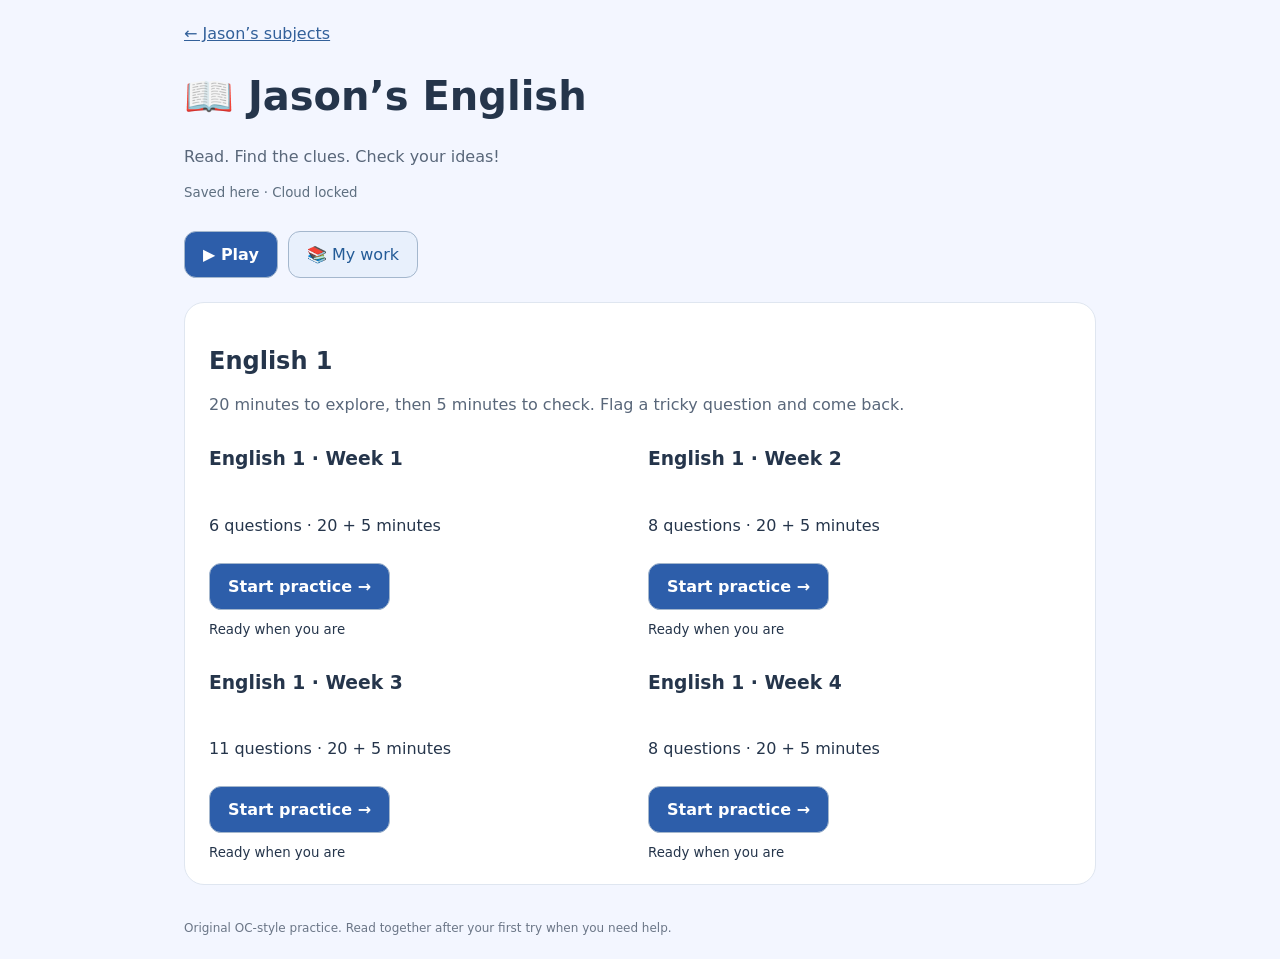
<file: jason-english.html>
<!doctype html>
<html lang="en"><head><meta charset="utf-8"><meta name="viewport" content="width=device-width,initial-scale=1"><title>Jason’s English 1</title><link rel="stylesheet" href="thinking.css"><link rel="stylesheet" href="reading.css"></head>
<body data-learner="jason"><main>
<a href="jason.html">← Jason’s subjects</a>
<header><h1>📖 Jason’s English</h1><p>Read. Find the clues. Check your ideas!</p><small id="reading-cloud" role="status">Saved on this device.</small></header>
<nav aria-label="English sections"><button id="play">▶ Play</button><button id="work">📚 My work</button></nav>
<section id="sets"><h2>English 1</h2><p>20 minutes to explore, then 5 minutes to check. Flag a tricky question and come back.</p><div id="set-list" class="grid"></div></section>
<section id="practice" hidden><div class="toolbar"><h2 id="set-name"></h2><strong id="timer" role="timer"></strong></div><p id="phase"></p><div id="question-nav" class="question-nav" aria-label="Questions"></div>
<div class="reading-layout"><article class="reading-passage" tabindex="0" aria-labelledby="passage-title"><h3 id="passage-title"></h3><p id="passage-instructions"></p><div id="passage"></div></article>
<article class="reading-question"><div class="toolbar"><h3 id="question-title"></h3><button id="flag" aria-pressed="false">⚑ Flag for later</button></div><p id="question"></p><img id="question-diagram" hidden alt="" style="max-width:100%;height:auto"><fieldset id="answers"><legend>Choose your answer</legend></fieldset><p id="result"></p><p id="explanation"></p><div class="toolbar"><button id="previous">← Back</button><button id="next">Next →</button></div></article></div>
<button id="check" class="primary">Check my work →</button><button id="finish" class="primary" hidden>Finish checking ✓</button></section>
<section id="history" hidden><h2>My English work</h2><p>Every practice stays here, including unfinished work.</p><div id="history-list"></div></section>
<footer>Original OC-style practice. Read together after your first try when you need help.</footer>
</main><script src="reading-data.js?v=1"></script><script src="thinking-progress.js?v=reading-1"></script><script src="reading-progress.js?v=1"></script><script src="learning-history.js?v=1"></script><script src="reading.js?v=weekly-1"></script><script src="cloud-config.js"></script><script>window.PracticeSyncConfig={model:ReadingProgress,field:'readingPaper1',restored:'reading-restored',changed:'reading-progress-changed',statusId:'reading-cloud',exportName:'ReadingSync'};</script><script src="thinking-sync.js?v=reading-1"></script></body></html>
</file>
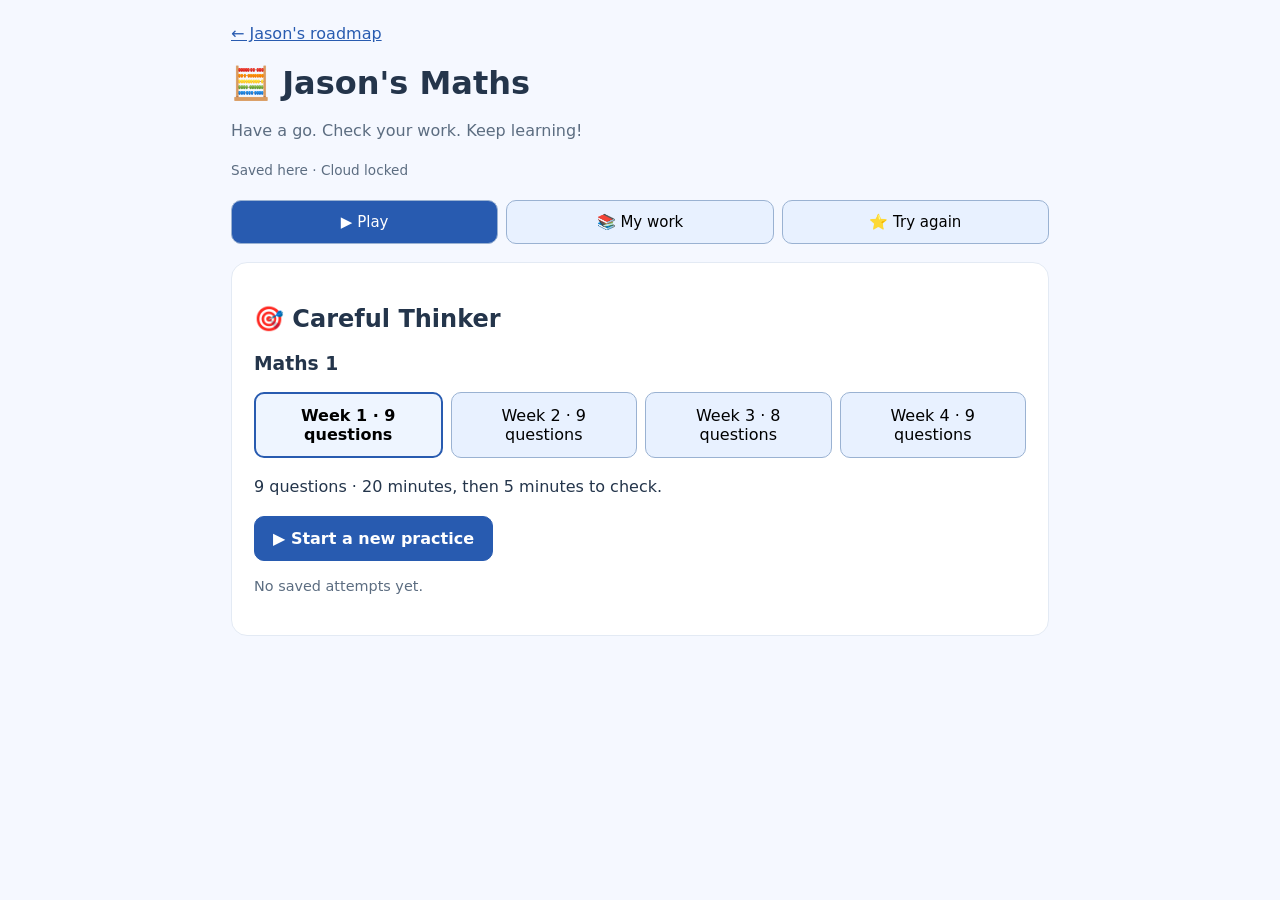
<file: jason-maths.html>
<!doctype html><html lang="en"><head><meta charset="utf-8"><meta name="viewport" content="width=device-width,initial-scale=1"><title>Jason's Maths Practice</title><style>:root{font-family:system-ui,-apple-system,sans-serif;color:#24354b;background:#f5f8ff}*{box-sizing:border-box}body{margin:0}.save-status{font-size:.85rem;color:#5c6d81;min-height:1.4em}.save-status p{margin:8px 0}.maths-tabs button{flex:1;min-width:90px;padding:12px 8px;font-size:15px;white-space:nowrap}#start,#next{background:#285bb0;color:white;border-color:#285bb0;font-weight:700}.option{min-height:48px}.q>p{font-size:1.1rem}.wrap{max-width:850px;margin:auto;padding:24px 16px 70px}.card{background:white;border:1px solid #e3eaf4;border-radius:16px;padding:22px;margin:18px 0}h1{margin-bottom:5px}p{line-height:1.6}.muted{color:#5c6d81}.q{border-top:1px solid #e5eaf2;padding:20px 0}.q:first-child{border:0}.q strong{font-size:1.05em}.part-choices{display:flex;gap:8px;flex-wrap:wrap}.part-choices button{flex:1;min-width:130px}.part-choices button[aria-pressed="true"]{border:2px solid #285bb0;background:#eef5ff;font-weight:700}.question-figure{margin:16px 0}.question-figure svg,.option-figure svg{display:block;width:100%;height:auto;max-width:620px}.option-figure{display:block;width:100%;margin-top:8px}li{line-height:1.6;margin:8px 0}.flag-question{display:flex;align-items:center;gap:8px;padding:12px 0;cursor:pointer}.flag-question input{width:20px;height:20px}.option{display:block;padding:9px;margin:7px 0;border:1px solid #dce4ee;border-radius:9px;cursor:pointer}.option:has(input:checked){background:#eaf2ff;border-color:#5b85c5}select{font:inherit;padding:9px;border:1px solid #9ab2d2;border-radius:9px} .clock{font-size:2.5rem;font-weight:800;font-variant-numeric:tabular-nums;color:#285bb0}.clock.urgent{color:#b33b31}button{font:inherit;padding:12px 18px;border-radius:10px;border:1px solid #9ab2d2;background:#e8f1ff;cursor:pointer}button:disabled{opacity:.5}a{color:#285bb0}.status{font-weight:650;color:#285b4a}.review-wrong{color:#913d20}.small{font-size:.9em}details{margin-top:16px}summary{cursor:pointer;font-weight:650}.maths-tabs{display:flex;gap:8px;flex-wrap:wrap;margin:18px 0}.maths-tabs button[aria-pressed="true"]{background:#285bb0;color:white}.attempt-button{display:grid;grid-template-columns:minmax(0,1fr) auto;align-items:center;gap:6px 18px;width:100%;text-align:left;margin:0;padding:14px 12px;border:0;border-bottom:1px solid #e3eaf4;border-radius:0;background:white}.attempt-button strong{font-size:1rem}.attempt-button span{font-weight:400}.attempt-button[aria-pressed="true"]{box-shadow:inset 4px 0 #285bb0;background:#eef5ff}.history-layout{display:block}#attempt-list{border:1px solid #e3eaf4;border-radius:12px;overflow:hidden}#attempt-list .attempt-button:last-child{border-bottom:0}#attempt-review{border-top:1px solid #e3eaf4;margin-top:24px;padding-top:16px;overflow-wrap:anywhere}@media(max-width:550px){.attempt-button{grid-template-columns:minmax(0,1fr);gap:5px;padding:12px}.attempt-button strong{font-size:.95rem}}[hidden]{display:none!important}@media print{button,.no-print{display:none!important}.card{break-inside:avoid}}</style></head><body data-learner="jason" data-activity="maths"><main class="wrap"><a href="./jason.html">← Jason's roadmap</a><h1>🧮 Jason's Maths</h1><p class="muted">Have a go. Check your work. Keep learning!</p><div id="maths-cloud" class="save-status"></div><nav class="maths-tabs" aria-label="Maths sections"><button id="practice-tab" type="button" onclick="showMathsView('practice')">▶ Play</button><button id="history-tab" type="button" onclick="showMathsView('history')">📚 My work</button><button id="mistakes-tab" type="button" onclick="showMathsView('mistakes')">⭐ Try again</button></nav><div id="practice-page"><div class="card" id="mission-choice"><h2>🎯 Careful Thinker</h2><h3>Maths 1</h3><div class="part-choices" role="group" aria-label="Maths 1 weeks"><button type="button" id="maths-1-week-1" onclick="choosePart('maths-1-week-1')">Week 1 · 9 questions</button><button type="button" id="maths-1-week-2" onclick="choosePart('maths-1-week-2')">Week 2 · 9 questions</button><button type="button" id="maths-1-week-3" onclick="choosePart('maths-1-week-3')">Week 3 · 8 questions</button><button type="button" id="maths-1-week-4" onclick="choosePart('maths-1-week-4')">Week 4 · 9 questions</button></div><p id="plan"></p><div style="margin-top:16px"><button id="start" onclick="startSession()">▶ Start a new practice</button></div><p id="history" class="muted small"></p></div><div class="card" id="practice" hidden><h2 id="phaseTitle"></h2><div class="clock" id="clock" aria-live="off">00:00</div><p id="instructions"></p><div id="questions"></div><button id="next" onclick="nextPhase()"></button><p id="result" class="status" aria-live="polite"></p></div><details class="card" id="answers-box" hidden><summary>See my answers</summary><div id="answers-review"></div></details></div><section id="history-page" class="card" hidden><h2>My work</h2><p>Pick a practice to see how you did.</p><div class="history-layout"><div id="attempt-list"></div><section id="attempt-review" aria-live="polite"></section></div></section><section id="mistakes-page" class="card" hidden><h2>Try again</h2><p>Little mistakes help you learn. Let’s look again!</p><label for="mistakes-filter">Show </label><select id="mistakes-filter" onchange="renderMistakes()"><option value="all">All questions to review</option><option value="needs">Keep practising</option></select><p id="mistakes-count" class="muted"></p><div id="mistakes-list"></div></section></main><script src="report-catalog.js?v=maths-paper-1"></script><script src="learning-history.js?v=1"></script><script src="maths-next-set.js"></script><script src="maths-paper-1.js?v=1"></script><script src="maths-progress.js?v=maths-paper-1"></script><script>
const data=[
{topic:"Time",q:"A train leaves at 11:35 pm on Friday and arrives at 1:20 pm on Saturday. How long is the journey?",o:["1 hour 45 minutes","11 hours 45 minutes","13 hours 45 minutes","14 hours 15 minutes","25 hours 45 minutes"],a:2,why:"25 minutes to midnight, then 13 hours 20 minutes = 13 hours 45 minutes."},
{topic:"Rounding",q:"Which number changes the most when rounded to the nearest ten?",o:["64","75","82","98","40"],a:1,why:"75 rounds to 80, a change of 5. The others change by 4, 2, 2 and 0."},
{topic:"Directions",q:"Mia walks 50 metres north, 30 metres east, 20 metres south and 30 metres west. How far is she from her starting point?",o:["0 m","20 m","30 m","50 m","130 m"],a:2,why:"East and west cancel. 50 m north minus 20 m south leaves 30 m north."},
{topic:"Patterns",q:"A bracelet repeats this pattern: 3 green beads followed by 2 yellow beads. If there are 18 green beads, how many yellow beads are there?",o:["8","10","12","15","20"],a:2,why:"18 ÷ 3 = 6 repeats, each with 2 yellow beads: 6 × 2 = 12."},
{topic:"Capacity",q:"Jug A contains 45 mL of water. Jug B contains 65 mL. Water is poured from A into B until B has 90 mL. How much is left in A?",o:["10 mL","15 mL","20 mL","25 mL","30 mL"],a:2,why:"B needs 90 − 65 = 25 mL. A has 45 − 25 = 20 mL left."},
{topic:"Right angles",q:"A rectangle has four right angles. A straight line is drawn across its middle, from the midpoint of its top edge to the midpoint of its bottom edge. How many right angles are formed in total by the outline and the new line?",o:["4","6","8","10","12"],a:2,why:"Four corners plus two right angles at each of the two meeting points = 8."},
{topic:"3D shapes",q:"Twelve identical cubes are glued into a solid block that is 3 cubes long, 2 cubes wide and 2 cubes high. How many individual small-square faces are hidden inside the block?",o:["12","20","24","40","48"],a:3,why:"There are 8 + 6 + 6 = 20 pairs of touching cubes. Each pair hides two faces, so 40 faces are hidden."},
{topic:"Sequences",q:"Each number in a sequence is 3 less than twice the previous number. The next number is 41. What was the previous number?",o:["19","20","21","22","23"],a:3,why:"2 × previous − 3 = 41, so previous = (41 + 3) ÷ 2 = 22."},
{topic:"Dates",q:"If 6 June is a Monday, what day of the week is 27 June of the same year?",o:["Monday","Tuesday","Wednesday","Sunday","Friday"],a:0,why:"27 − 6 = 21 days = exactly three weeks, so it is Monday."},
{topic:"Folded paper",q:"A square sheet is 8 cm by 8 cm. It is folded in half, then in half again, making four layers. A 2 cm by 2 cm square is cut through all four layers. What area of paper remains after unfolding?",o:["16 cm²","32 cm²","40 cm²","48 cm²","60 cm²"],a:3,why:"Original area 64 cm². Cut 4 cm² through four layers = 16 cm² removed. Remaining 48 cm²."},
{topic:"Reading a scale",q:"A measuring jug has marks at 20, 30, 40 and 50 mL, with one equally spaced smaller mark halfway between each pair. The water reaches the small mark between 30 and 40. How much water is in the jug?",o:["30 mL","32 mL","35 mL","38 mL","40 mL"],a:2,why:"Halfway between 30 and 40 is 35 mL."},
{topic:"Time",q:"A movie starts at 2:45 pm and lasts 1 hour 50 minutes. At what time does it finish?",o:["3:35 pm","4:25 pm","4:35 pm","4:45 pm","5:05 pm"],a:2,why:"2:45 pm + 1 hour = 3:45 pm; + 50 minutes = 4:35 pm."}
];

data.push(...AdventureNextSet.questions,...AdventureMathsPaper1.questions);
const learning=globalThis.AdventureHistory;
data.forEach((q,id)=>learning?.register('maths',String(id),{prompt:q.q,options:q.o,correctIndex:q.a,skill:q.topic,subject:'maths',explanation:q.why,figure:q.figure||null,optionFigures:q.optionFigures||null,claims:q.claims||[],sourceNumber:q.sourceNumber||null,paper:q.paper||null,paperQuestion:q.paperQuestion||null,context:q.context||''}));


const KEY="jason-maths-two-weeks-v1";let store={history:[],session:null};try{store={...store,...JSON.parse(localStorage.getItem(KEY)||"{}")}}catch(e){};try{store=AdventureMaths.normalize(store)}catch{store={history:[],session:null,archivedSessions:[]}}let timer=null,mathsView=new (globalThis.URLSearchParams||class{get(){return null}})(globalThis.location?.search||'').get('view')==='history'?'history':'practice',reviewKey=null;const $=id=>document.getElementById(id);let selectedPart=AdventureMaths.parts.find(p=>p.id===new (globalThis.URLSearchParams||class{get(){return null}})(globalThis.location?.search||'').get('part'))?.id||AdventureMaths.nextPart(store),partChosen=!!new (globalThis.URLSearchParams||class{get(){return null}})(globalThis.location?.search||'').get('part');
for(const record of AdventureMaths.records(store)){if(record.preview)continue;if(record.attempt){const attempt=record.attempt;for(const id of attempt.ids)if(attempt.answers[id]!==undefined||attempt.first?.[id]!==undefined)learning?.baseline('maths',String(id),{answer:attempt.answers[id]??null,firstCheckedAnswer:attempt.first?.[id]??null,phase:attempt.phase,flagged:!!attempt.flagged[id]},attempt.id)}else if(record.summary)learning?.baseline('maths','summary',{scores:record.summary,answersUnavailable:true},record.key)}
function persist(){if(store.session)store.session.updatedAt=Math.max(Date.now(),(store.session.updatedAt||0)+1);localStorage.setItem(KEY,JSON.stringify(store));const event=new Event('adventure-maths-changed');event.urgent=store.session?.phase==='done';window.dispatchEvent(event)}
window.adventureMathsRestore=()=>{store=AdventureMaths.normalize(JSON.parse(localStorage.getItem(KEY)||'{}'));if(!partChosen)selectedPart=AdventureMaths.nextPart(store);render()};
function choosePart(id){if(!AdventureMaths.allParts.some(part=>part.id===id))return;selectedPart=id;partChosen=true;plan()}
function plan(){const part=AdventureMaths.allParts.find(part=>part.id===selectedPart)||AdventureMaths.parts[0];for(const item of AdventureMaths.parts)$(item.id).setAttribute('aria-pressed',item.id===part.id);$("plan").textContent=part.ids.length+" questions · "+part.minutes+" minutes, then "+(part.checkMinutes||3)+" minutes to check.";renderHistory()}
function attemptName(week,ids){const part=AdventureMaths.partForIds(ids);return part?.paper?part.paper+' · '+part.label:missionName(week)+(part?' · '+part.label:'')}
function showMathsView(view){mathsView=view;renderNavigation();renderHistory()}
function renderNavigation(){for(const view of ['practice','history','mistakes']){$(view+'-page').hidden=mathsView!==view;$(view+'-tab').setAttribute('aria-pressed',mathsView===view)}}
function missionName(week){return week===1?'Careful Thinker':'Smart Explorer'}
function answerText(q,answer){return Number.isInteger(answer)&&q.o[answer]!==undefined?String.fromCharCode(65+answer)+'. '+q.o[answer]:'Not answered'}
function textNode(tag,text,className){const el=document.createElement(tag);el.textContent=text;if(className)el.className=className;return el}
function questionExtras(root,q,includeOptions=false){
 if(q.figure){const figure=document.createElement('figure');figure.className='question-figure';figure.innerHTML=q.figure;root.append(figure)}
 if(includeOptions&&q.optionFigures){q.optionFigures.forEach((svg,i)=>{const figure=document.createElement('figure');figure.className='question-figure';figure.innerHTML=svg;figure.prepend(textNode('figcaption','Shape '+String.fromCharCode(65+i)));root.append(figure)})}
 if(q.claims){const list=document.createElement('ol');if(q.sourceNumber===34)list.style.listStyle='none';q.claims.forEach(claim=>list.append(textNode('li',claim)));root.append(list)}
}
function recordDate(record){return record.at?new Date(record.at).toLocaleString(undefined,{month:'short',day:'numeric',hour:'numeric',minute:'2-digit'}):'Date not recorded'}
function renderHistory(){
 const allRecords=AdventureMaths.records(store);
 const records=allRecords.filter(record=>!record.preview);
 const actual=allRecords.filter(record=>!record.preview).length;
 $('history').textContent=actual?actual+' practice'+(actual===1?'':'s')+' · Find them in My work.':'No saved attempts yet.';
 const list=$('attempt-list');list.replaceChildren();
 for(const record of records){
  const s=record.attempt,summary=record.summary,week=s?.week||summary.week;
  const completed=!s||s.phase==='done';
  const label=completed?'Finished':s.phase==='check'?'Checking':'Not finished yet';
  const button=document.createElement('button');button.type='button';button.className='attempt-button';button.setAttribute('aria-pressed',reviewKey===record.key);
  button.append(textNode('strong',attemptName(week,s?.ids||summary?.ids)+' · '+label),textNode('span',recordDate(record),'muted small'));
  if(summary)button.append(textNode('span',summary.first+'/'+summary.total+' first → '+summary.checked+'/'+summary.total+' checked','small'));
  if(s?.id===store.session?.id&&!record.preview)button.append(textNode('span','Current practice','small'));
  button.onclick=()=>{reviewKey=record.key;renderHistory()};list.append(button);
 }
 if(!records.length)list.append(textNode('p','Completed and unfinished attempts will appear here.'));
 const area=$('attempt-review');area.replaceChildren();
 const record=records.find(r=>r.key===reviewKey);
 if(record)renderAttempt(record,area);else area.append(textNode('p','Choose an attempt to see its saved work.'));
 renderMistakes();
}
function renderAttempt(record,area){
 const s=record.attempt,summary=record.summary;
 area.append(textNode('h2',attemptName(s?.week||summary.week,s?.ids||summary?.ids)),textNode('p',recordDate(record),'muted'));
 if(!s){area.append(textNode('p','Only the score was saved for this older practice.'));if(summary)area.append(textNode('p','First attempt: '+summary.first+'/'+summary.total+' · Checked: '+summary.checked+'/'+summary.total));return}
 const completed=s.phase==='done';
 area.append(textNode('p',completed?'Finished — here is your work.':'Not finished yet — here is what you saved.','status'));
 if(completed){const first=s.ids.filter(id=>s.first?.[id]===data[id]?.a).length,checked=s.ids.filter(id=>s.answers[id]===data[id]?.a).length;area.append(textNode('p',checked+' of '+s.ids.length+' correct after checking'))}
 s.ids.forEach((id,i)=>{
  const q=data[id];if(!q)return;
  const card=textNode('article','','q');card.append(textNode('h3','Question '+(i+1)+' · '+q.topic),textNode('p',q.q));questionExtras(card,q,true);
  if(s.first&&s.first[id]!==s.answers[id])card.append(textNode('p','Before checking: '+answerText(q,s.first[id])));
  card.append(textNode('p','Your answer: '+answerText(q,s.answers[id])));
  if(s.flagged[id])card.append(textNode('p','⭐ Marked to come back to'));
  if(completed)card.append(textNode('p',s.answers[id]===q.a?'✓ Correct':'Needs practice',s.answers[id]===q.a?'status':'status review-wrong'),textNode('p','Correct answer: '+answerText(q,q.a)),textNode('p',q.why,'muted'));
  area.append(card);
 });
}
function renderMistakes(){
 const all=AdventureMaths.mistakes(store,data),filter=$('mistakes-filter').value;
 const groups=filter==='needs'?all.filter(item=>item.needsPractice):all;
 $('mistakes-count').textContent=all.length+' question'+(all.length===1?'':'s')+' to review · '+all.filter(item=>item.needsPractice).length+' still need practice';
 const list=$('mistakes-list');list.replaceChildren();
 if(!groups.length){list.append(textNode('p',all.length?'No questions match this filter.':'Finish a practice and your questions to review will appear here.'));return}
 for(const item of groups){
  const q=data[item.id],last=item.latest,card=textNode('article','','q');
  card.append(textNode('h2',q.topic),textNode('p',q.q));questionExtras(card,q,true);card.append(textNode('p',item.needsPractice?'Needs practice':last.firstWrong?'✓ Corrected during checking':'✓ Correct in the latest attempt',item.needsPractice?'status review-wrong':'status'));
  card.append(textNode('p','Before checking: '+answerText(q,last.first)),textNode('p','Your answer: '+answerText(q,last.answer)),textNode('p','Correct answer: '+answerText(q,q.a)),textNode('p',q.why,'muted'));
  const details=document.createElement('details');details.append(textNode('summary','See '+item.occurrences.length+' saved attempt'+(item.occurrences.length===1?'':'s')));
  for(const occurrence of item.occurrences){const line=textNode('p',(occurrence.at?new Date(occurrence.at).toLocaleString():'Date not recorded')+' · '+answerText(q,occurrence.answer)+' ');const button=textNode('button','View attempt');button.type='button';button.onclick=()=>{reviewKey=occurrence.key;showMathsView('history')};line.append(button);details.append(line)}
  card.append(details);list.append(card);
 }
}
function startSession(){if(store.session&&!AdventureMaths.isPreview(store,store.session.id)&&store.session.phase!=="done"&&!confirm("Start a new practice? Your work will stay in My work."))return;const week=1;const part=AdventureMaths.allParts.find(part=>part.id===selectedPart)||AdventureMaths.parts[0];const ids=[...part.ids];if(store.session){store.archivedSessions=store.archivedSessions||[];store.archivedSessions.push(store.session)}store.session={id:crypto.randomUUID(),startedAt:Date.now(),updatedAt:Date.now(),week,ids,phase:"solve",answers:{},first:null,flagged:{},deadline:Date.now()+part.minutes*60000};learning?.event('maths','summary','start',{questionIds:ids,startedAt:store.session.startedAt,deadline:store.session.deadline},store.session.id);persist();render()}
function selected(){return store.session.ids}
function drawQuestions(){const session=store.session;const root=$("questions");root.innerHTML="";selected().forEach((id,i)=>{const x=data[id],d=document.createElement("section");d.className="q";const title=document.createElement("strong");title.textContent="Question "+(i+1)+" · "+x.topic;d.append(title);const p=document.createElement("p");p.textContent=x.q;d.append(p);questionExtras(d,x);x.o.forEach((v,j)=>{const lab=document.createElement("label");lab.className="option";const input=document.createElement("input");input.type="radio";input.name="q"+id;input.value=j;input.checked=session.answers[id]===j;input.disabled=session.phase==="done";input.onchange=()=>{learning?.answer('maths',String(id),j,{phase:session.phase,previousAnswer:session.answers[id]??null},session.id);session.answers[id]=j;persist()};lab.append(input,document.createTextNode(" "+String.fromCharCode(65+j)+". "+v));if(x.optionFigures){const figure=document.createElement("span");figure.className="option-figure";figure.innerHTML=x.optionFigures[j];lab.append(figure)}d.append(lab)});if(session.phase!=="done"){const lab=document.createElement("label");lab.className="flag-question";const cb=document.createElement("input");cb.type="checkbox";cb.setAttribute("aria-label","Flag question "+(i+1));cb.checked=!!session.flagged[id];cb.onchange=()=>{learning?.event('maths',String(id),'flag',{flagged:cb.checked,phase:session.phase},session.id);session.flagged[id]=cb.checked;persist()};lab.append(cb,document.createTextNode(" 🚩 Come back to this question"));d.append(lab)}root.append(d);learning?.bind(d,'maths',String(id),session.id,session.phase)})}
function render(){renderNavigation();clearInterval(timer);const activeSession=store.session&&!AdventureMaths.isPreview(store,store.session.id)?store.session:null;const s=activeSession&&(!partChosen||AdventureMaths.partForIds(activeSession.ids)?.id===selectedPart)?activeSession:null;$("practice").hidden=!s||s.phase==="done";$("mission-choice").hidden=!!s&&s.phase!=="done";$("start").textContent=s&&s.phase!=="done"?"▶ Keep going":"▶ Start a new practice";if(!s){plan();return}plan();$("phaseTitle").textContent=s.phase==="solve"?"✏️ Step 1 · Solve the questions":s.phase==="check"?"🔎 Step 2 · Check your answers":"🏁 Practice complete";$("instructions").textContent=s.phase==="solve"?"Read carefully and choose an answer. You can skip a tricky question and come back.":s.phase==="check"?"Start with questions you flagged. Check the numbers and units. Change an answer if you need to.":"Great effort! See your answers below, or try another practice.";drawQuestions();$("next").hidden=s.phase==="done";$("next").textContent=s.phase==="solve"?"I am ready to check →": "Finish and see my stars ⭐";$("answers-box").hidden=true;$("result").textContent="";if(s.phase==="done"){const first=s.ids.filter(id=>s.first[id]===data[id].a).length,checked=s.ids.filter(id=>s.answers[id]===data[id].a).length;$("result").textContent="First attempt: "+first+"/"+s.ids.length+" · After self-check: "+checked+"/"+s.ids.length+" · "+(checked-first)+" improved";$('answers-review').replaceChildren();renderAttempt({attempt:s,summary:null,at:s.startedAt},$('answers-review'));$("clock").textContent="Finished";return}tick();timer=setInterval(tick,1000)}
function tick(){const s=store.session;if(!s||AdventureMaths.isPreview(store,s.id)||s.phase==="done"){clearInterval(timer);return}const remain=Math.max(0,Math.ceil((s.deadline-Date.now())/1000));$("clock").textContent=String(Math.floor(remain/60)).padStart(2,"0")+":"+String(remain%60).padStart(2,"0");$("clock").classList.toggle("urgent",remain<=60);if(remain===0){clearInterval(timer);nextPhase()}}
function nextPhase(){learning?.flushTime();const s=store.session;if(!s||AdventureMaths.isPreview(store,s.id)||s.phase==="done")return;if(s.phase==="solve"){for(const id of s.ids)learning?.event('maths',String(id),'check',{answer:s.answers[id]??null,correct:s.answers[id]===data[id].a,stage:'begin-checking',feedbackRevealed:false},s.id);s.first={...s.answers};s.phase="check";s.deadline=Date.now()+(AdventureMaths.partForIds(s.ids)?.checkMinutes||3)*60000}else{for(const id of s.ids)learning?.event('maths',String(id),'check',{answer:s.answers[id]??null,firstCheckedAnswer:s.first?.[id]??null,correct:s.answers[id]===data[id].a,flagged:!!s.flagged[id],stage:'submitted',feedbackRevealed:true},s.id);s.phase="done";const first=s.ids.filter(id=>s.first[id]===data[id].a).length,checked=s.ids.filter(id=>s.answers[id]===data[id].a).length;store.history=store.history||[];learning?.event('maths','summary','completion',{first,checked,total:s.ids.length,startedAt:s.startedAt,finishedAt:Date.now(),elapsedMs:Date.now()-s.startedAt},s.id);store.history.push({id:s.id,week:s.week,total:s.ids.length,first,checked,at:new Date().toISOString(),ids:[...s.ids],answers:{...s.answers},firstAnswers:{...s.first},flagged:{...s.flagged}});mathsView='history';reviewKey=s.id;selectedPart=AdventureMaths.nextPart(store);partChosen=false}persist();render()}
render();
</script><script src="./cloud-config.js?v=private-maths-1"></script><script src="./cloud-sync.js?v=maths-recovery-1"></script></body></html>
</file>
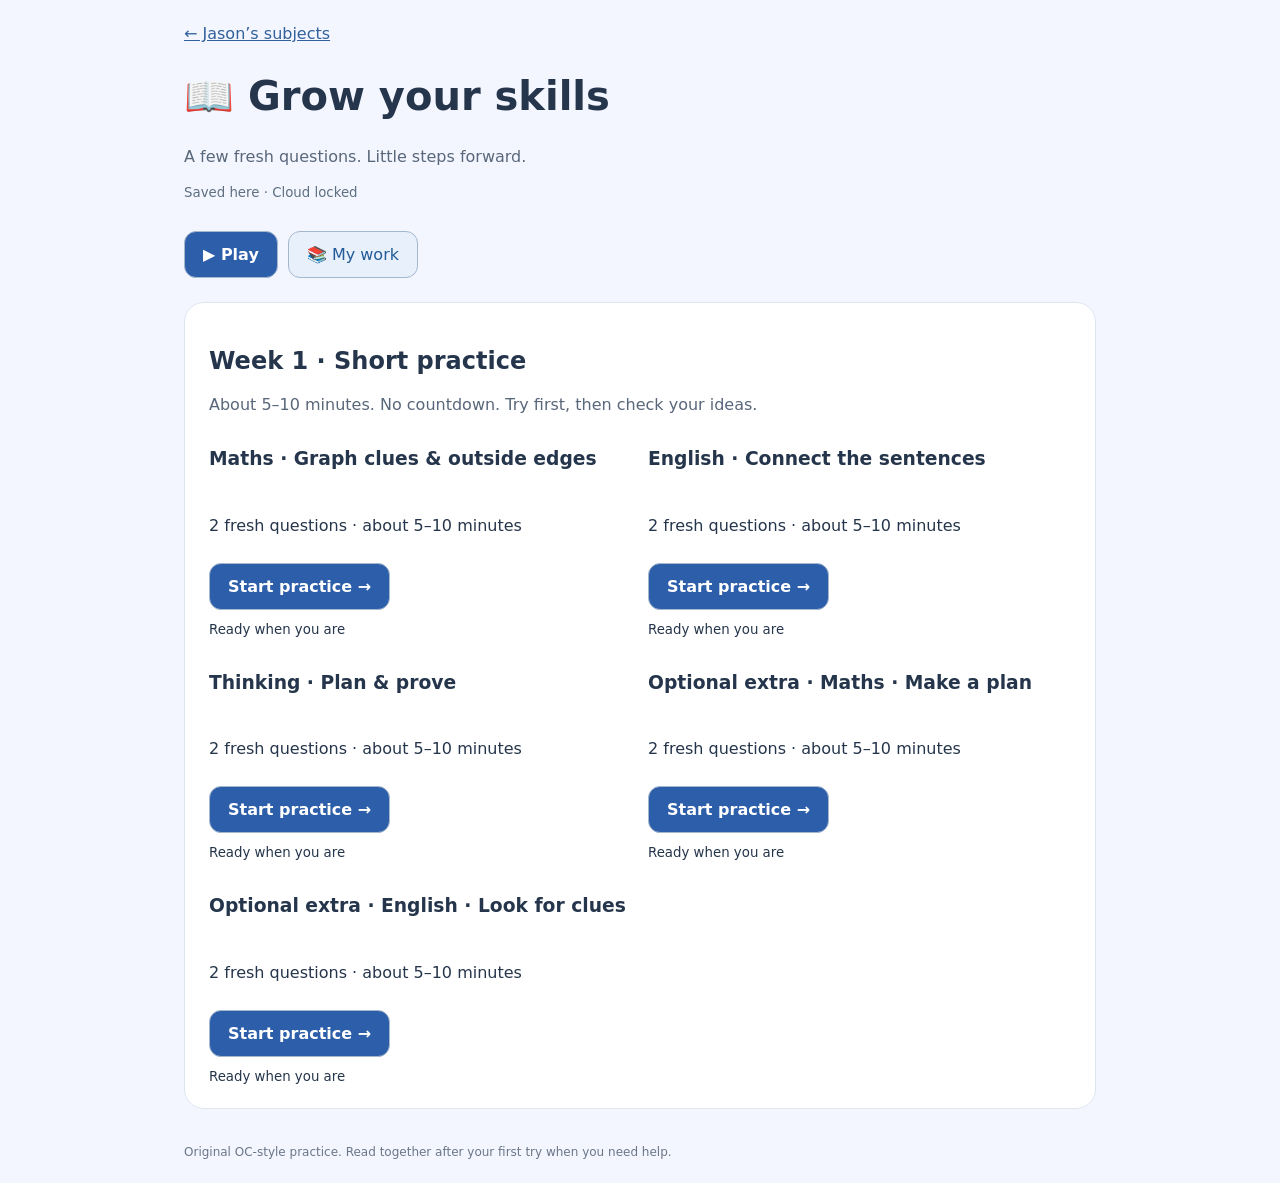
<file: jason-review.html>
<!doctype html>
<html lang="en"><head><meta charset="utf-8"><meta name="viewport" content="width=device-width,initial-scale=1"><title>Jason’s Short Practice</title><link rel="stylesheet" href="thinking.css"><link rel="stylesheet" href="reading.css"></head>
<body data-learner="jason"><main>
<a href="jason.html">← Jason’s subjects</a>
<header><h1>📖 Grow your skills</h1><p>A few fresh questions. Little steps forward.</p><small id="reading-cloud" role="status">Saved on this device.</small></header>
<nav aria-label="Practice sections"><button id="play">▶ Play</button><button id="work">📚 My work</button></nav>
<section id="sets"><h2>Week 1 · Short practice</h2><p>About 5–10 minutes. No countdown. Try first, then check your ideas.</p><div id="set-list" class="grid"></div></section>
<section id="practice" hidden><div class="toolbar"><h2 id="set-name"></h2><strong id="timer" role="timer"></strong></div><p id="phase"></p><div id="question-nav" class="question-nav" aria-label="Questions"></div>
<div class="reading-layout"><article class="reading-passage" tabindex="0" aria-labelledby="passage-title"><h3 id="passage-title"></h3><p id="passage-instructions"></p><div id="passage"></div></article>
<article class="reading-question"><div class="toolbar"><h3 id="question-title"></h3><button id="flag" aria-pressed="false">⚑ Flag for later</button></div><p id="question"></p><img id="question-diagram" hidden alt="" style="max-width:100%;height:auto"><fieldset id="answers"><legend>Choose your answer</legend></fieldset><p id="result"></p><p id="explanation"></p><div class="toolbar"><button id="previous">← Back</button><button id="next">Next →</button></div></article></div>
<button id="check" class="primary">Check my work →</button><button id="finish" class="primary" hidden>Finish checking ✓</button></section>
<section id="history" hidden><h2>My short practices</h2><p>Every practice stays here, including unfinished work.</p><div id="history-list"></div></section>
<footer>Original OC-style practice. Read together after your first try when you need help.</footer>
</main><script src="weekly-review-data.js?v=20261127-extra"></script><script src="thinking-progress.js?v=reading-1"></script><script src="weekly-review-progress.js?v=1"></script><script>window.ReadingPracticeConfig={model:WeeklyReviewProgress,data:WeeklyReviewData,untimed:true,paper:"Week 1 refresh",changed:"weekly-review-changed",restored:"weekly-review-restored",activities:{Maths:"Maths · Week 1 refresh",English:"English · Week 1 refresh","Thinking Skills":"Thinking Skills · Week 1 refresh"}};</script><script src="learning-history.js?v=1"></script><script src="reading.js?v=20261127-extra"></script><script src="cloud-config.js"></script><script>window.PracticeSyncConfig={model:WeeklyReviewProgress,field:'weeklyReview',restored:'weekly-review-restored',changed:'weekly-review-changed',statusId:'reading-cloud',exportName:'WeeklyReviewSync'};</script><script src="thinking-sync.js?v=reading-1"></script></body></html>
</file>
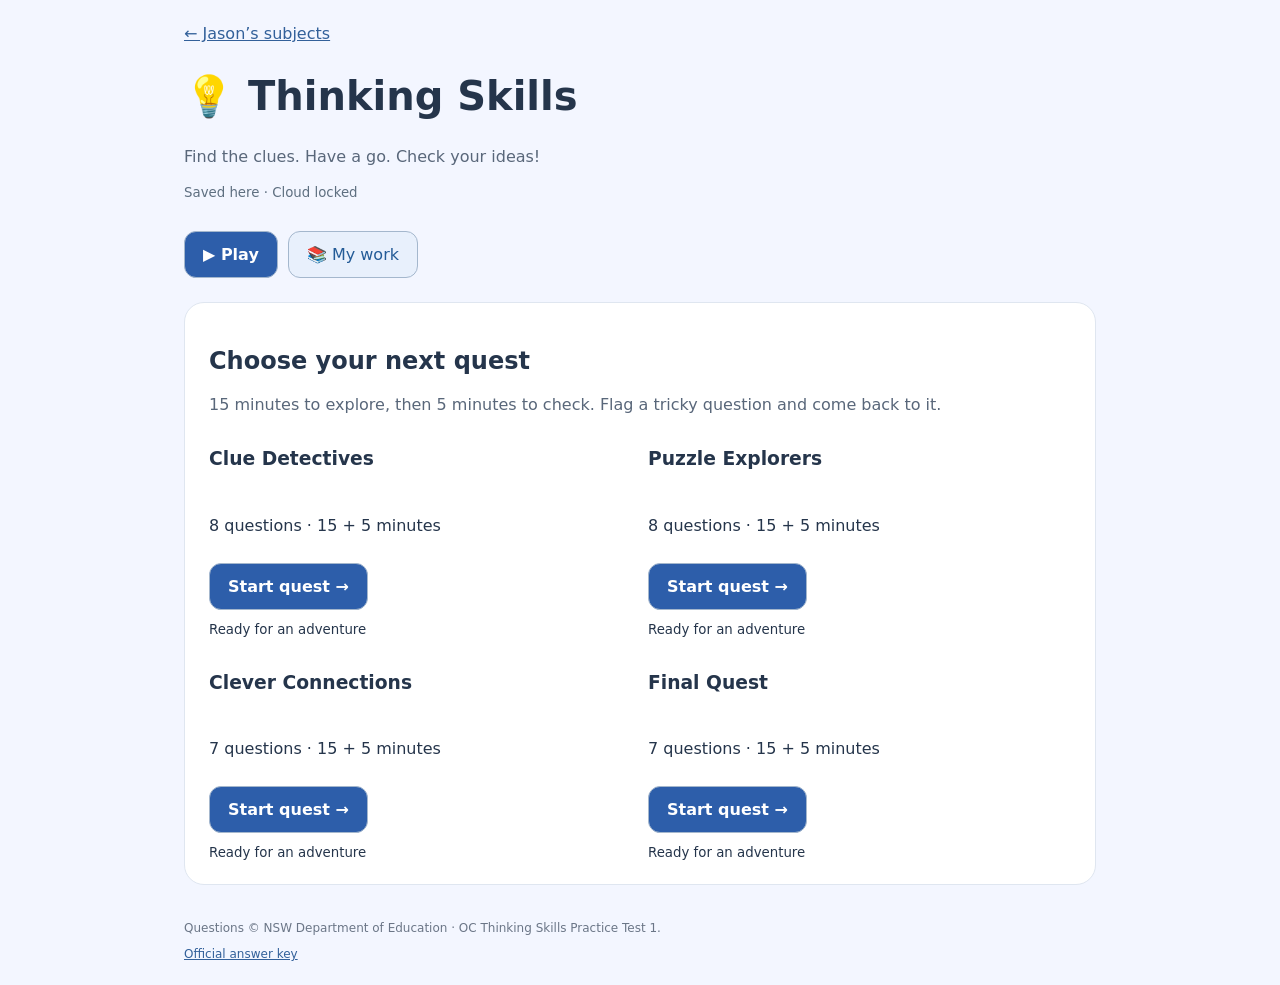
<file: jason-thinking.html>
<!doctype html><html lang="en"><head><meta charset="utf-8"><meta name="viewport" content="width=device-width,initial-scale=1"><title>Jason’s Thinking Skills</title><link rel="stylesheet" href="thinking.css"></head><body data-learner="jason"><main><a href="jason.html">← Jason’s subjects</a><header><h1>💡 Thinking Skills</h1><p>Find the clues. Have a go. Check your ideas!</p><small id="thinking-cloud" role="status">Saved on this device.</small></header><nav><button id="play">▶ Play</button><button id="work">📚 My work</button></nav><section id="sets"><h2>Choose your next quest</h2><p>15 minutes to explore, then 5 minutes to check. Flag a tricky question and come back to it.</p><div id="set-list" class="grid"></div></section><section id="practice" hidden><div class="toolbar"><h2 id="set-name"></h2><strong id="timer" role="timer"></strong></div><p id="phase"></p><div id="question-nav" class="question-nav" aria-label="Questions"></div><article><div class="toolbar"><h3 id="question-title"></h3><button id="flag" aria-pressed="false">⚑ Flag for later</button></div><a id="enlarge" target="_blank" rel="noopener">🔍 Open a larger picture</a><img id="question-image" alt=""><pre id="readable-question"></pre><details id="text-details"><summary>Read the question as text</summary><pre id="question-text"></pre></details><fieldset id="answers"><legend>Choose your answer</legend></fieldset><p id="result"></p><div class="toolbar"><button id="previous">← Back</button><button id="next">Next →</button></div></article><button id="check" class="primary">Check my work →</button><button id="finish" class="primary" hidden>Finish checking ✓</button></section><section id="history" hidden><h2>My thinking quests</h2><p>Every quest stays here, including unfinished work.</p><div id="history-list"></div></section><footer><p>Questions © NSW Department of Education · OC Thinking Skills Practice Test 1.</p><a href="https://education.nsw.gov.au/content/dam/main-education/schooling/parents-and-carers/choosing-a-school-setting/selective-high-schools-and-opportunity-classes-parents/documents/oc-practice-tests/oc-practice-test-1/3c_OC_-_Thinking_Skills_Answer_Key.pdf">Official answer key</a></footer></main><script src="thinking-data.js"></script><script src="thinking-progress.js"></script><script src="report-catalog.js?v=1"></script><script src="learning-history.js"></script><script src="thinking.js?v=weekly-1"></script><script src="cloud-config.js"></script><script src="thinking-sync.js"></script></body></html>
</file>
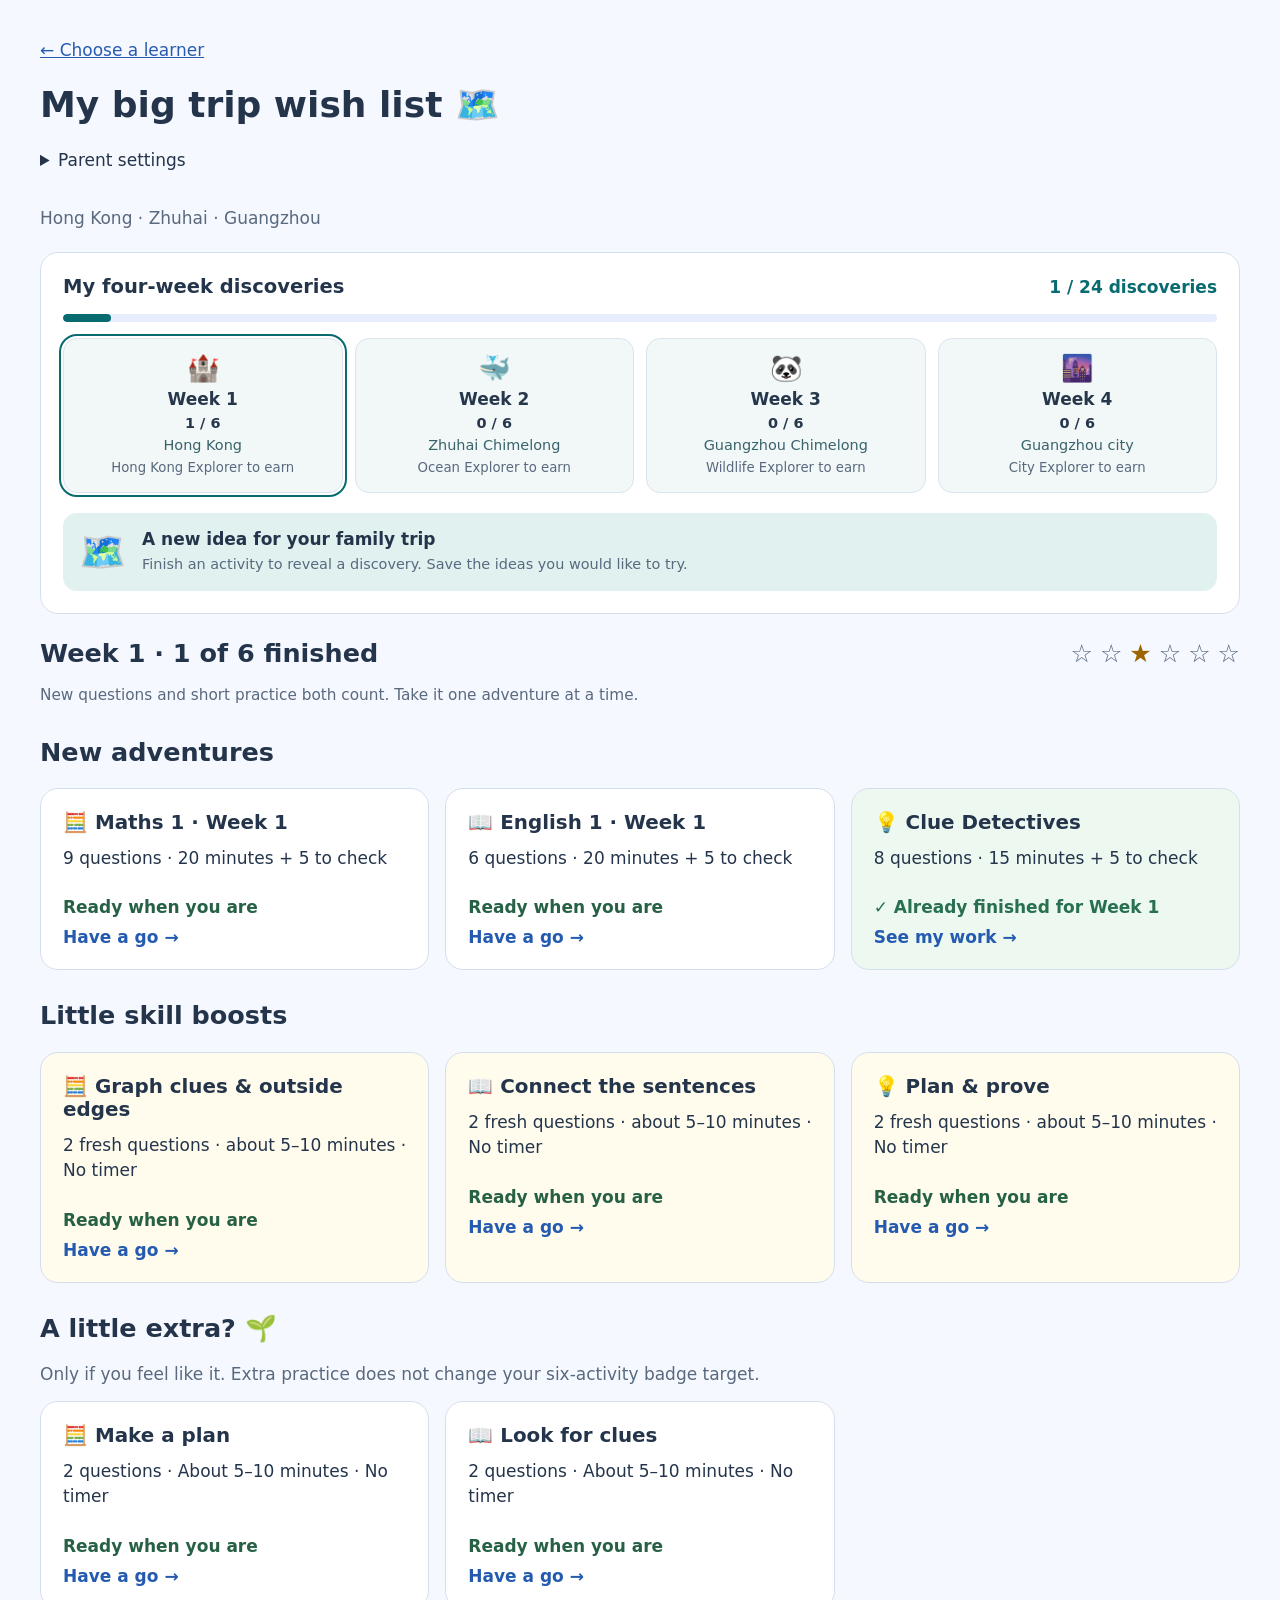
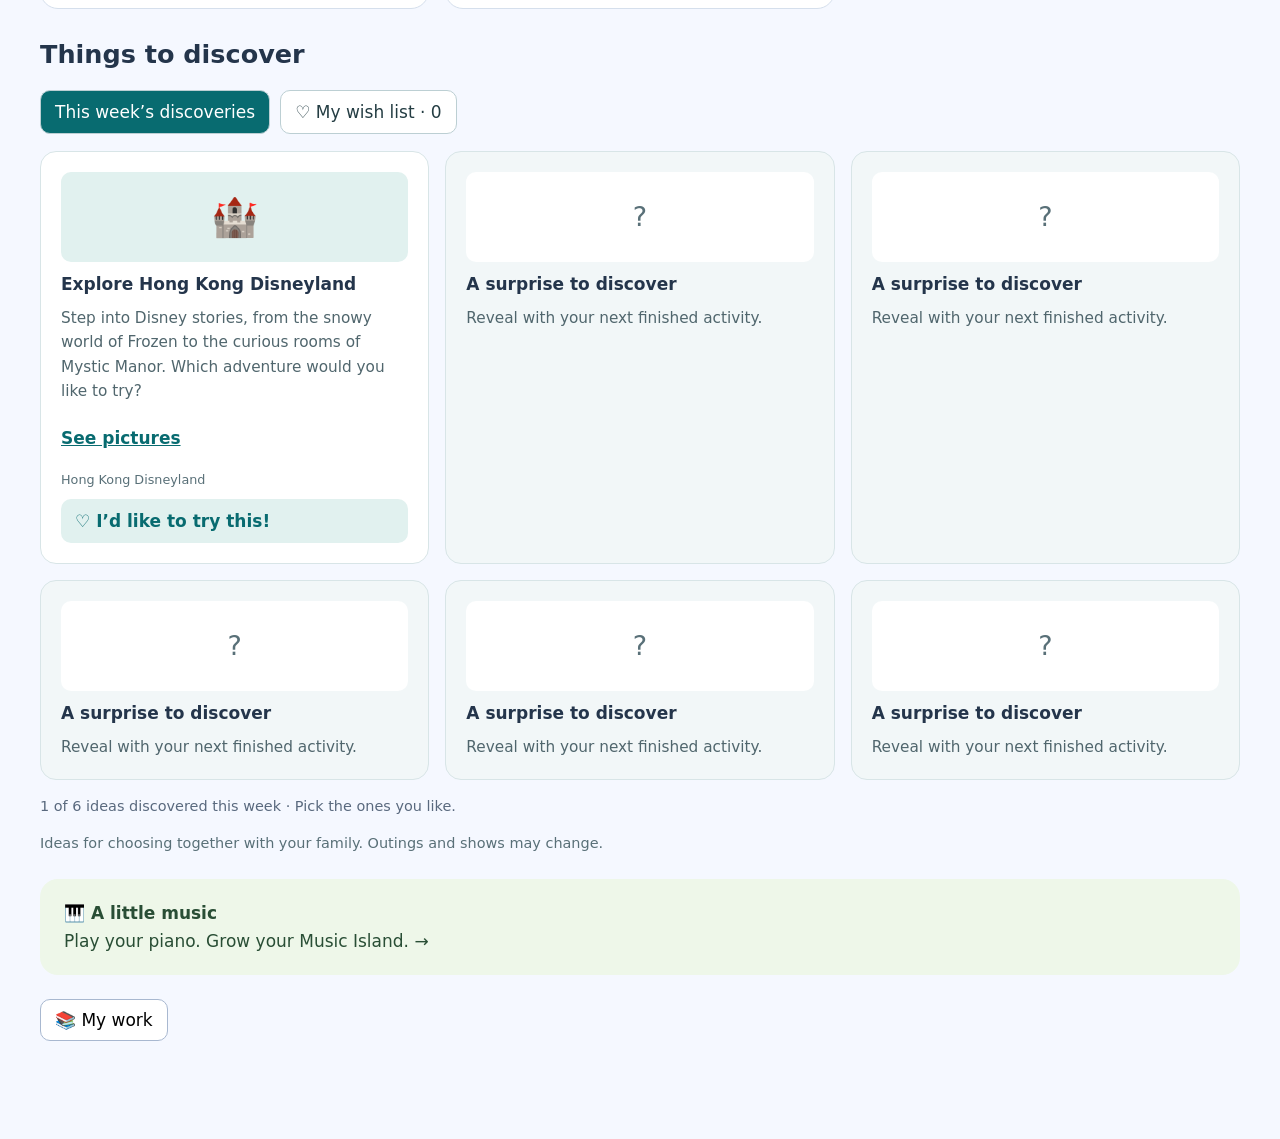
<file: jason.html>
<!doctype html><html lang="en"><head><meta charset="utf-8"><meta name="viewport" content="width=device-width,initial-scale=1"><title>Jason's Adventure | Learning Adventure</title><style>
:root{font-family:system-ui,-apple-system,sans-serif;color:#24354b;background:#f5f8ff}*{box-sizing:border-box}body{margin:0}.wrap{width:min(100% - 32px,1200px);max-width:none;margin:auto;padding:20px 0 80px}header{padding:20px 0}h1{font-size:clamp(25px,5vw,36px)}.card{background:white;border:1px solid #e9edf4;border-radius:12px;padding:20px;margin:18px 0;line-height:1.75;overflow-wrap:anywhere}.passage{white-space:normal}.passage p{margin:0 0 1em}button,select{font:inherit;border:1px solid #a8b8d0;background:white;padding:10px 14px;border-radius:10px}button{cursor:pointer}button.active{background:#dceaff;border-color:#4377d4}a{color:#285bb0}.nav{display:flex;gap:10px;flex-wrap:wrap}.reading-extract{margin:20px 0;padding-bottom:14px;border-bottom:1px solid #e3e8f0}.reading-extract:last-child{border-bottom:0}.reading-extract h3{margin-bottom:8px}.inline-gap{display:inline-block;width:auto;max-width:100%;padding:4px 7px;border:2px solid #658bd0;border-radius:8px;background:#eef5ff;color:#1c427c;font-weight:700;vertical-align:baseline}.question{border-top:1px solid #e3e8f0;padding:14px 0}.question label{display:block;margin:8px 0}.feedback{font-size:.95em;color:#385472}.muted{color:#59697e}.zoom{display:flex;align-items:center;gap:10px}body{font-size:var(--reading-size,17px)}@media(min-width:1000px){.wrap{width:min(100% - 64px,1200px)}.card{padding:26px 34px}.passage{line-height:1.85}}@media(max-width:500px){.wrap{width:calc(100% - 24px)}.card{padding:14px}} .study-layout{display:grid;grid-template-columns:minmax(0,1fr) 290px;gap:20px;align-items:start}.study-content{min-width:0}.notes-panel{position:sticky;top:16px;background:#fffdf4;border:1px solid #e6ddbb;border-radius:14px;padding:17px;margin-top:18px}.notes-panel h2{font-size:1.1em;margin:0 0 8px}.notes-panel label{display:block;font-weight:650;margin:12px 0 5px}.notes-panel textarea{display:block;width:100%;min-height:145px;resize:vertical;border:1px solid #b9c5d7;border-radius:9px;padding:10px;font:inherit;font-size:.9em;line-height:1.45}.notes-panel p{font-size:.82em;color:#5b6574}.notes-status{font-size:.8em;color:#365e4d}@media(max-width:850px){.study-layout:not([hidden]){display:flex;flex-direction:column}.study-content,.notes-panel{width:100%}.notes-panel{position:static;margin-top:0}.notes-panel textarea{min-height:100px}} .roadmap{background:#fff;border:1px solid #e9edf4;border-radius:16px;padding:25px;margin:18px 0}.roadmap-grid{display:grid;grid-template-columns:repeat(auto-fit,minmax(250px,1fr));gap:16px}.roadmap-card{text-align:left;display:flex;flex-direction:column;gap:10px;min-height:160px;padding:20px;border:2px solid #dce6f2;border-radius:16px;background:#f9fbff}.roadmap-card:hover,.roadmap-card:focus-visible{border-color:#4377d4;background:#edf5ff}.roadmap-card strong{font-size:1.12em}.roadmap-card small{color:#59697e}.roadmap-card .stars{font-size:25px;letter-spacing:2px;color:#e3a424}.roadmap-card .progress{font-weight:650;color:#315c82}.back-roadmap{margin:16px 0;background:#e2ecff;border-color:#b8cbe9}@media print{#jason-roadmap,#back-roadmap{display:none!important}} [hidden]{display:none!important}.set-actions{margin-top:20px;padding:20px;background:#f1f6ff;border-radius:14px}.set-actions button{margin:4px 8px 4px 0;font-weight:700}.submit-btn{background:#d8f2df;border-color:#80bb92}.set-results{margin-top:14px}.result-line{padding:8px 10px;border-radius:8px;margin:5px 0}.result-correct{background:#e6f6eb;color:#225b36}.result-wrong{background:#fff0e8;color:#8a3b22}.result-unanswered{background:#f1f2f5;color:#4b5563}</style><link rel="stylesheet" href="./weekly.css?v=trip-1"></head><body data-learner="jason" data-activity="english"><main class="wrap"><header><a href="./index.html">← Choose a learner</a><h1>My big trip wish list 🗺️</h1></header>
<section id="jason-roadmap" class="roadmap"><section id="weekly-home"><p class="muted">Hong Kong · Zhuhai · Guangzhou</p>
<section class="weekly-journey" aria-label="Four-week progress"><div class="weekly-journey-top"><h2>My four-week discoveries</h2><span id="weekly-total" aria-live="polite"></span></div><div id="weekly-month-progress" class="weekly-month-bar" role="progressbar" aria-label="Learning activities finished" aria-valuemin="0" aria-valuemax="24" aria-valuenow="0"><div id="weekly-month-fill"></div></div><div id="weekly-route" aria-label="Choose a week"></div><div class="weekly-mission"><span id="weekly-ship" aria-hidden="true">🗺️</span><div><strong id="weekly-mission-title"></strong><p id="weekly-mission-detail"></p></div></div></section>
<div class="weekly-heading"><h2 id="weekly-title"></h2><div id="weekly-trail" role="img"></div></div><p id="weekly-caption" class="muted"></p><div id="weekly-celebration" role="status" aria-live="polite" hidden></div>
<h2>New adventures</h2><div id="weekly-new" class="weekly-grid"></div><h2>Little skill boosts</h2><p class="muted" id="weekly-boost-note" hidden>We’ll choose a few fresh practice questions after this week’s adventures.</p><div id="weekly-refresh" class="weekly-grid"></div><section id="weekly-extras-section" hidden><h2>A little extra? 🌱</h2><p class="muted">Only if you feel like it. Extra practice does not change your six-activity badge target.</p><div id="weekly-extras" class="weekly-grid"></div></section><section class="trip-discoveries" aria-labelledby="trip-heading"><h2 id="trip-heading">Things to discover</h2><div class="trip-tabs" aria-label="Discovery views"><button type="button" id="trip-discover" aria-pressed="true">This week’s discoveries</button><button type="button" id="trip-saved" aria-pressed="false">♡ My wish list · 0</button></div><p id="trip-save-status" role="status" class="muted"></p><div id="trip-cards" class="trip-grid"></div><p id="trip-caption" class="muted"></p><p class="trip-note">Ideas for choosing together with your family. Outings and shows may change.</p></section><a class="weekly-music" href="./piano.html?learner=jason">🎹 A little music <span>Play your piano. Grow your Music Island. →</span></a><button type="button" onclick="showSubject('work')">📚 My work</button></section><section id="weekly-work" hidden><button onclick="showSubject('home')">← This week</button><h2>My work</h2><div class="weekly-grid"><a href="./jason-maths.html?view=history">🧮 Maths</a><a href="./jason-english.html?view=history">📖 English</a><a href="./jason-thinking.html?view=history">💡 Thinking Skills</a><a href="./jason-review.html?view=history">🌱 Short practices</a><button onclick="showSubject('english')">Earlier English activities</button></div></section><div id="subject-grid" hidden class="roadmap-grid"><a class="roadmap-card" href="./jason-maths.html" style="text-decoration:none;color:inherit"><strong>🧮 Math</strong><small>Numbers, shapes and problem solving.</small><span class="progress" id="math-progress">Start practice →</span><span class="stars" id="math-stars" hidden>☆☆☆☆☆</span></a><button class="roadmap-card" type="button" onclick="showSubject('english')"><strong>📖 English</strong><small>Read carefully. Find the evidence.</small><span class="progress" id="english-progress">Choose a reading set →</span></button><a class="roadmap-card" href="./jason-thinking.html" style="text-decoration:none;color:inherit"><strong>💡 Thinking Skills</strong><small>Clues, patterns and clever ideas.</small><span class="progress">Four thinking quests · Start exploring →</span></a><a class="roadmap-card" href="./piano.html?learner=jason" style="text-decoration:none;color:inherit;background:#eff7ec"><strong>🎹 Piano</strong><small>Practise piano and grow your Music Island.</small><span class="progress">Visit my island →</span></a></div><section id="english-subject" hidden><button type="button" onclick="showSubject('home')">← All subjects</button><h3>📖 English</h3><div class="roadmap-grid"><a class="roadmap-card" href="./jason-english.html" style="text-decoration:none;color:inherit"><strong>📖 English 1 · Weeks 1–4</strong><small>Stories, words, poetry and finding the evidence</small><span class="progress">Read and explore →</span></a><button class="roadmap-card" type="button" onclick="show(1)"><strong>🐾 Set 1 · City Animals</strong><small></small><span class="progress" id="progress-1"></span><span class="stars" id="stars-1"></span></button><button class="roadmap-card" type="button" onclick="show(2)"><strong>📖 Set 2 · Matching Texts</strong><small></small><span class="progress" id="progress-2"></span><span class="stars" id="stars-2"></span></button></div></section><section id="thinking-subject" hidden><button type="button" onclick="showSubject('home')">← All subjects</button><h3>💡 Thinking Skills</h3><p>New thinking adventures are on their way. Come back for clues, patterns and clever puzzles!</p></section></section><div id="worksheet-view" hidden><button type="button" id="back-roadmap" class="back-roadmap" onclick="show(0)">← Back to roadmap</button><nav class="nav"><button id="tab1" onclick="show(1)">1 · City Animals (Q20–25)</button><button id="tab2" onclick="show(2)">2 · Matching Texts (Q26–33)</button></nav>
<section id="set1" class="study-layout"><div class="study-content"><article class="card passage"><h2>The Secret Paths of City Animals</h2><p></p>
<p>A city may seem an unlikely home for wild animals. Streets are busy, buildings are tall, and bright lights can make night seem almost like day. Yet many animals have found ways to live alongside people. Some even use parts of the city that humans barely notice.</p>
<p>At dusk, a small possum leaves a tree beside a school playground. It needs to reach another patch of trees to find food. The shortest route crosses a wide road. <select class="inline-gap" data-gap="20" aria-label="Sentence for gap 20"><option value="">20 ___</option><option value="A">A</option><option value="B">B</option><option value="C">C</option><option value="D">D</option><option value="E">E</option><option value="F">F</option><option value="G">G</option></select> Instead, it travels along a row of garden fences until it reaches a narrow strip of bushland.</p>
<p>This strip is called a wildlife corridor. It connects places where animals can shelter and feed. <select class="inline-gap" data-gap="21" aria-label="Sentence for gap 21"><option value="">21 ___</option><option value="A">A</option><option value="B">B</option><option value="C">C</option><option value="D">D</option><option value="E">E</option><option value="F">F</option><option value="G">G</option></select> Without such connections, animals may be trapped in small patches of habitat, even when another suitable patch is close by.</p>
<p>Not every corridor looks like a forest. A line of street trees, a creek bank or even a series of back gardens can provide a route. <select class="inline-gap" data-gap="22" aria-label="Sentence for gap 22"><option value="">22 ___</option><option value="A">A</option><option value="B">B</option><option value="C">C</option><option value="D">D</option><option value="E">E</option><option value="F">F</option><option value="G">G</option></select> A bird might fly between trees, while a lizard may need continuous ground cover to avoid being seen by predators.</p>
<p>Wildlife researchers sometimes place cameras near these routes. The cameras take photographs when movement triggers a sensor. <select class="inline-gap" data-gap="23" aria-label="Sentence for gap 23"><option value="">23 ___</option><option value="A">A</option><option value="B">B</option><option value="C">C</option><option value="D">D</option><option value="E">E</option><option value="F">F</option><option value="G">G</option></select> They can then discover which animals use a route and whether they travel mainly during the day or at night.</p>
<p>But a corridor is not automatically safe. Domestic cats may wait near it, and strong lights can disturb animals that normally move in darkness. <select class="inline-gap" data-gap="24" aria-label="Sentence for gap 24"><option value="">24 ___</option><option value="A">A</option><option value="B">B</option><option value="C">C</option><option value="D">D</option><option value="E">E</option><option value="F">F</option><option value="G">G</option></select> For example, planting thick shrubs may offer shelter, while directing lights away from the vegetation can keep the route darker.</p>
<p>A few residents have begun leaving small gaps beneath their fences so ground-dwelling animals can pass. Others have replaced bare lawns with native plants. <select class="inline-gap" data-gap="25" aria-label="Sentence for gap 25"><option value="">25 ___</option><option value="A">A</option><option value="B">B</option><option value="C">C</option><option value="D">D</option><option value="E">E</option><option value="F">F</option><option value="G">G</option></select> Taken together, these modest changes may turn isolated gardens into a connected network.</p></article><article class="card"><h2>Sentence choices (A–G)</h2><p></p>
<p>  A Different species, however, need different kinds of cover to move safely.</p>
<p>  B For this reason, planners must think about more than simply joining two green spaces.</p>
<p>  C These images allow scientists to study visitors without following them through the bushes.</p>
<p>  D Such small actions may appear insignificant when considered one at a time.</p>
<p>  E Crossing it would be risky, especially with cars moving quickly in both directions.</p>
<p>  F In other words, the corridor acts as a bridge between separate habitats.</p>
<p>  G Most animals therefore prefer to remain inside large buildings during daylight.</p></article><article class="card"><p class="muted">Select A–G directly in each numbered gap above. Your choices save automatically.</p><p id="inline-status" class="feedback" aria-live="polite"></p></article><div class="set-actions"><strong>Ready to finish this set?</strong><p class="muted">Your work saves automatically. Submit checks and locks your answers.</p><button type="button" class="submit-btn" id="submit-btn-1" onclick="submitSet(1)">✅ Submit</button><p id="set-status-1" role="status" aria-live="polite"></p><div id="set-results-1" class="set-results"></div></div></div><aside class="notes-panel" aria-label="Notes for worksheet 1"><h2>📝 My reading notes</h2><p>Write down what you're unsure about and the words or sentences that support your answer.</p><label for="unsure-1">🤔 Things I'm not sure about</label><textarea id="unsure-1" data-notes="1" data-field="unsure" placeholder="Q20: I'm unsure because..."></textarea><label for="evidence-1">🔎 Evidence from the text</label><textarea id="evidence-1" data-notes="1" data-field="evidence" placeholder="Question number + words from the passage + my reason..."></textarea><p class="notes-status" id="notes-status-1" aria-live="polite">Notes save automatically on this device.</p></aside></section>
<section id="set2" class="study-layout" hidden><div class="study-content"><article class="card passage"><h2>Four matching texts</h2><p>Read each writer's experience, then answer Questions 26–33 below.</p><section class="reading-extract"><h3>Text A — Mira — The Midnight Garden</h3><p>I used to think the garden behind our apartment was lifeless after sunset. One evening, a neighbour invited me to help count moths. We waited beside a lamp, noting the different patterns on their wings. At first I was disappointed: I had expected something dramatic. But as I learned to distinguish one moth from another, I began to notice how busy the garden really was. Now I leave the outdoor light off when it is not needed, so the insects are less disturbed.</p></section>
<section class="reading-extract"><h3>Text B — Oliver — The Repair Table</h3><p>When the handle snapped off my favourite mug, I was ready to throw it away. At the community repair table, a volunteer showed me how to mend it safely for display, though it could no longer be used for drinking. The repair was far from invisible. In fact, the join made a crooked line across the mug. I had wanted it to look new, but the volunteer said the mark could be a reminder of the work that saved it. I still keep the mug on my shelf.</p></section>
<section class="reading-extract"><h3>Text C — Leila — The Borrowed Map</h3><p>During our class walk, I was given a map and asked to guide my group to a lookout. I hurried ahead, certain that I knew the way. When we reached a locked gate, I insisted the map was wrong. Only after a classmate pointed out a tiny symbol did I realise I had mistaken a walking track for a service road. We retraced our steps. I felt embarrassed, but on the way back I began asking the others what they noticed before making a decision.</p></section>
<section class="reading-extract"><h3>Text D — Theo — The Quiet Stage</h3><p>I agreed to read a poem at the school assembly, then spent a week wishing I had refused. Practising alone was easy; standing in front of people was not. On the day, my voice shook through the opening lines. I spotted my teacher in the audience, slowly nodding to the rhythm. I concentrated on the next line instead of the whole crowd. I did not suddenly become fearless, but I finished without rushing. Afterwards, I volunteered to read again at a smaller event.</p></section></article><article class="card"><h2>Questions 26–33</h2><p>Choose the writer A, B, C or D. A writer may be used more than once.</p><div id="questions2"></div></article><div class="set-actions"><strong>Ready to finish this set?</strong><p class="muted">Your work saves automatically. Submit checks and locks your answers.</p><button type="button" class="submit-btn" id="submit-btn-2" onclick="submitSet(2)">✅ Submit</button><p id="set-status-2" role="status" aria-live="polite"></p><div id="set-results-2" class="set-results"></div></div></div><aside class="notes-panel" aria-label="Notes for worksheet 2"><h2>📝 My reading notes</h2><p>Write down what you're unsure about and the words or sentences that support your answer.</p><label for="unsure-2">🤔 Things I'm not sure about</label><textarea id="unsure-2" data-notes="2" data-field="unsure" placeholder="Q26: I'm unsure because..."></textarea><label for="evidence-2">🔎 Evidence from the text</label><textarea id="evidence-2" data-notes="2" data-field="evidence" placeholder="Question number + words from the passage + my reason..."></textarea><p class="notes-status" id="notes-status-2" aria-live="polite">Notes save automatically on this device.</p></aside></section>
</div><footer class="muted"></footer></main>
<script src="./cloud-config.js?v=private-d1-1"></script><script src="./report-catalog.js?v=1"></script><script src="./learning-history.js?v=english-1"></script><script src="./jason-english-history.js?v=1"></script><script>
const key="jason-reading-v1";let state={};try{state=JSON.parse(localStorage.getItem(key)||"{}")}catch(e){};if(!state||typeof state!=='object'||Array.isArray(state))state={};let active=0;const questionIds={1:[20,21,22,23,24,25],2:[26,27,28,29,30,31,32,33]};
const answer1={"20":"E","21":"F","22":"A","23":"C","24":"B","25":"D","26":"B"},answer2={"26":"A","27":"B","28":"C","29":"D","30":"A","31":"C","32":"B","33":"D"},why1={"20":"The wide road is risky; 'Instead' signals the alternative.","21":"The corridor connects separate habitats.","22":"Birds and lizards need different types of cover.","23":"'These images' refers to the camera photographs.","24":"Planners must respond to risks such as cats and lighting.","25":"'Such small actions' refers to fence gaps and native plants.","26":"The coach's advice seemed strange at first but later proved helpful."},why2={"26":"Mira changed her lighting habit after noticing moths.","27":"Oliver values the visible repair as part of the mug's history.","28":"Leila blamed the map before realising she misread it.","29":"Theo focused on the next line rather than the audience.","30":"Mira expected something dramatic and was disappointed at first.","31":"Leila learned to ask classmates for their observations.","32":"Oliver accepted an imperfect-looking repair.","33":"Theo volunteered to read aloud again."};
const qlines=["26. Which writer changed a daily habit after discovering something previously overlooked?","27. Which writer came to value evidence of an object’s past rather than hiding it?","28. Which writer first blamed a source of information for a mistake they had made?","29. Which writer managed a difficult experience by focusing on one small part at a time?","30. Which writer was initially disappointed because the experience was less exciting than expected?","31. Which writer learned to include other people’s observations when making choices?","32. Which writer accepted that a successful result did not have to be perfect?","33. Which writer became willing to repeat an activity that had previously frightened them?"];
function readingContext(set){const original=document.querySelector('#set'+set+' .passage');if(!original)return '';const copy=original.cloneNode(true);copy.querySelectorAll('select').forEach(el=>el.replaceWith('[Gap '+el.dataset.gap+']'));return copy.textContent.trim()}
const sentenceOptions=Array.from(document.querySelectorAll('#set1 .study-content > article')[1].querySelectorAll('p')).map(p=>p.textContent.trim()).filter(Boolean).map(text=>text.replace(/^[A-G]\s+/,''));
const readingSets={1:{title:'City Animals · Sentence gaps',letters:'ABCDEFG',options:sentenceOptions,context:readingContext(1),questions:questionIds[1].map(n=>({id:String(n),prompt:'Choose the sentence for gap '+n+' in The Secret Paths of City Animals.',correct:answer1[n],skill:'Connecting ideas across a text',explanation:why1[n]}))},2:{title:'Matching Texts · Four writers',letters:'ABCD',options:Array.from(document.querySelectorAll('#set2 .reading-extract h3')).map(el=>el.textContent.replace(/^Text [A-D] — /,'')),context:readingContext(2),questions:questionIds[2].map(n=>({id:String(n),prompt:qlines.find(line=>line.startsWith(n+'.')),correct:answer2[n],skill:'Matching evidence across texts',explanation:why2[n]}))}};
const readingHistory=JasonEnglishHistory.create({state,sets:readingSets,history:window.AdventureHistory});
function readingChanged(urgent=false){const event=new Event('adventure-reading-changed');event.urgent=urgent;window.dispatchEvent(event)}
function trackReading(set){const phase=state._submitted?.[set]?'done':'practice';const passage=document.querySelector('#set'+set+' .passage');if(passage)readingHistory.bind(set,passage,'passage',phase);document.querySelectorAll(set===1?'.inline-gap':'#questions2 select').forEach(el=>{const id=set===1?el.dataset.gap:el.dataset.questionId;if(id)readingHistory.bind(set,el,id,phase)});document.querySelectorAll('[data-notes="'+set+'"]').forEach(el=>readingHistory.bind(set,el,'notes-'+el.dataset.field,state._submitted?.[set]?'done':'notes'))}
function save(){try{localStorage.setItem(key,JSON.stringify(state));readingChanged()}catch(e){}}
function answersFor(set){return Object.fromEntries(questionIds[set].map(n=>[String(n),state[set+"-"+n]?.answer||""]))}
function notesFor(set){const out={};for(const field of ['unsure','evidence']){const el=document.querySelector('[data-notes="'+set+'"][data-field="'+field+'"]');out[field]=el?.value||''}return out}
function setStatus(set,msg){document.getElementById('set-status-'+set).textContent=msg}
async function cloudSaveSet(set){if(typeof window.adventureCloudSave!=='function'){setStatus(set,'Saved on this device. Cloud connection is still loading.');return false}const ok=await window.adventureCloudSave();setStatus(set,ok?'🌟 Saved to the family cloud!':'Saved on this device, but not yet in the cloud. Cloud syncing will retry automatically when access and connection are available.');return ok}
async function saveSet(set){const event={type:'save',at:new Date().toISOString(),answers:answersFor(set),notes:notesFor(set)};state._history=state._history||{};state._history[set]=state._history[set]||[];state._history[set].push(event);save();await cloudSaveSet(set)}
async function submitSet(set){if(state._submitted?.[set]){setStatus(set,'This set has already been submitted. Cloud syncing will retry automatically.');return}const answers=answersFor(set),keyset=set===1?answer1:answer2;const count=questionIds[set].filter(n=>answers[n]===keyset[n]).length;const attempt={type:'submit',at:new Date().toISOString(),answers:{...answers},notes:notesFor(set),correct:count,total:questionIds[set].length,questionResults:Object.fromEntries(questionIds[set].map(n=>[n,{answer:answers[n],correctAnswer:keyset[n],correct:answers[n]===keyset[n]}]))};state._history=state._history||{};state._history[set]=state._history[set]||[];state._history[set].push(attempt);state._submitted=state._submitted||{};state._submitted[set]=attempt;readingHistory.submit(set,attempt);save();readingChanged(true);updateRoadmap();showResults(set);trackReading(set);setStatus(set,'✅ Submitted! Your answers are locked. Saving to cloud…');await cloudSaveSet(set)}
function showResults(set){const attempt=state._submitted?.[set];if(!attempt)return;const button=document.getElementById('submit-btn-'+set);if(button){button.disabled=true;button.textContent='✓ Submitted';button.title='Only one submission is allowed for each set'}document.querySelectorAll(set===1?'.inline-gap':'#questions2 select').forEach(el=>el.disabled=true);const results=document.getElementById('set-results-'+set);results.textContent='🎉 '+attempt.correct+' correct · '+(attempt.total-attempt.correct)+' wrong';setStatus(set,'✅ Submitted! Your answers are locked and saved on this device.')}

function updateRoadmap(){for(const set of [1,2]){const ids=questionIds[set];const done=ids.filter(n=>state[set+"-"+n]?.answer).length;const attempt=state._submitted?.[set];document.getElementById("progress-"+set).textContent=attempt?"✅ Submitted":done===ids.length?"📝 Ready to submit":done?"⏳ In progress":"Start reading →";const earned=attempt?attempt.correct:0;const el=document.getElementById("stars-"+set);el.textContent="⭐".repeat(earned)||"☆";el.title=earned+" correct";el.setAttribute("aria-label",el.title)}}
function showSubject(subject){document.getElementById('subject-grid').hidden=true;document.getElementById('weekly-home').hidden=subject!=='home';document.getElementById('weekly-work').hidden=subject!=='work';document.getElementById('english-subject').hidden=subject!=='english';document.getElementById('thinking-subject').hidden=subject!=='thinking'}
function show(n){readingHistory.flush();if(n===0)showSubject('home');active=n;updateRoadmap();document.getElementById("jason-roadmap").hidden=n!==0;document.getElementById("worksheet-view").hidden=n===0;document.getElementById("worksheet-view").style.display=n===0?"none":"block";for(const i of [1,2]){document.getElementById("set"+i).hidden=n!==i;document.getElementById("set"+i).style.display=n===i?(window.matchMedia("(max-width:850px)").matches?"flex":"grid"):"none";document.getElementById("tab"+i).classList.toggle("active",n===i)}if(n)trackReading(n);window.scrollTo(0,0)}
function resize(d){let n=Math.max(15,Math.min(27,Number(localStorage.getItem("jason-text-size")||17)+d));document.body.style.setProperty("--reading-size",n+"px");document.getElementById("sizeLabel").textContent=n+"px";try{localStorage.setItem("jason-text-size",n)}catch(e){}}
function question(set,n,prompt,options){let id=set+"-"+n,record=state[id]||{};let root=document.createElement("div");root.className="question";let title=document.createElement("strong");title.textContent=prompt;root.append(title);let select=document.createElement("select");select.setAttribute("aria-label","Answer for question "+n);select.dataset.questionId=String(n);let empty=document.createElement("option");empty.value="";empty.textContent="Choose an answer";select.append(empty);options.forEach(v=>{let o=document.createElement("option");o.value=v;o.textContent=v;select.append(o)});select.value=record.answer||"";let status=document.createElement("span");status.className="feedback";status.setAttribute("aria-live","polite");status.textContent=record.answer?" Saved":"";select.disabled=!!state._submitted?.[set];select.onchange=()=>{if(state._submitted?.[set])return;readingHistory.answer(set,n,select.value);save();status.textContent=select.value?" Saved":""};root.append(document.createElement("br"),select,status);return root}
document.querySelectorAll(".inline-gap").forEach(el=>{let id="1-"+el.dataset.gap;el.value=state[id]?.answer||"";el.disabled=!!state._submitted?.[1];el.addEventListener("change",()=>{if(state._submitted?.[1])return;readingHistory.answer(1,el.dataset.gap,el.value);save();document.getElementById("inline-status").textContent="Answer saved";});});
for(let n=26;n<=33;n++){let q=qlines.find(x=>x.startsWith(n+"."))||"Question "+n;document.getElementById("questions2").append(question(2,n,q,["A","B","C","D"]))}
document.querySelectorAll("textarea[data-notes]").forEach(el=>{const storageKey="jason-reading-notes-v1-"+el.dataset.notes+"-"+el.dataset.field;try{el.value=localStorage.getItem(storageKey)||""}catch(e){}el.addEventListener("input",()=>{try{const previous=localStorage.getItem(storageKey)||'';localStorage.setItem(storageKey,el.value);readingHistory.notes(el.dataset.notes,el.dataset.field,el.value,previous);readingChanged();document.getElementById("notes-status-"+el.dataset.notes).textContent="✓ Notes saved on this device."}catch(e){document.getElementById("notes-status-"+el.dataset.notes).textContent="Unable to save notes in this browser."}})});show(0);for(const set of [1,2])showResults(set);
</script><script src="./maths-progress.js?v=maths-paper-1"></script><script src="./thinking-progress.js"></script><script src="./reading-progress.js"></script><script src="./weekly-review-progress.js"></script><script src="./trip-discoveries.js?v=1"></script><script src="./trip-wishes.js?v=1"></script><script src="./weekly-progress.js?v=20261127-extra"></script><script src="./weekly.js?v=20261127-extra"></script><script src="./cloud-sync.js?v=trip-1"></script><script>
(function(){try{const p=JSON.parse(localStorage.getItem("jason-maths-two-weeks-v1")||"{}");const progress=document.getElementById("math-progress"),stars=document.getElementById("math-stars");const history=(p.history||[]).filter(row=>!AdventureMaths.isPreview(p,row.id||'summary-'+AdventureMaths.stable(row)));const last=history[history.length-1];if(last){progress.textContent="✅ Latest practice completed";stars.textContent="⭐".repeat(last.checked)||"☆";}else{progress.textContent=p.session&&!AdventureMaths.isPreview(p,p.session.id)&&p.session.phase!=="done"?"⏳ Practice in progress":"Start practice →";stars.textContent="☆";}}catch(e){}})();
</script></body></html>
</file>
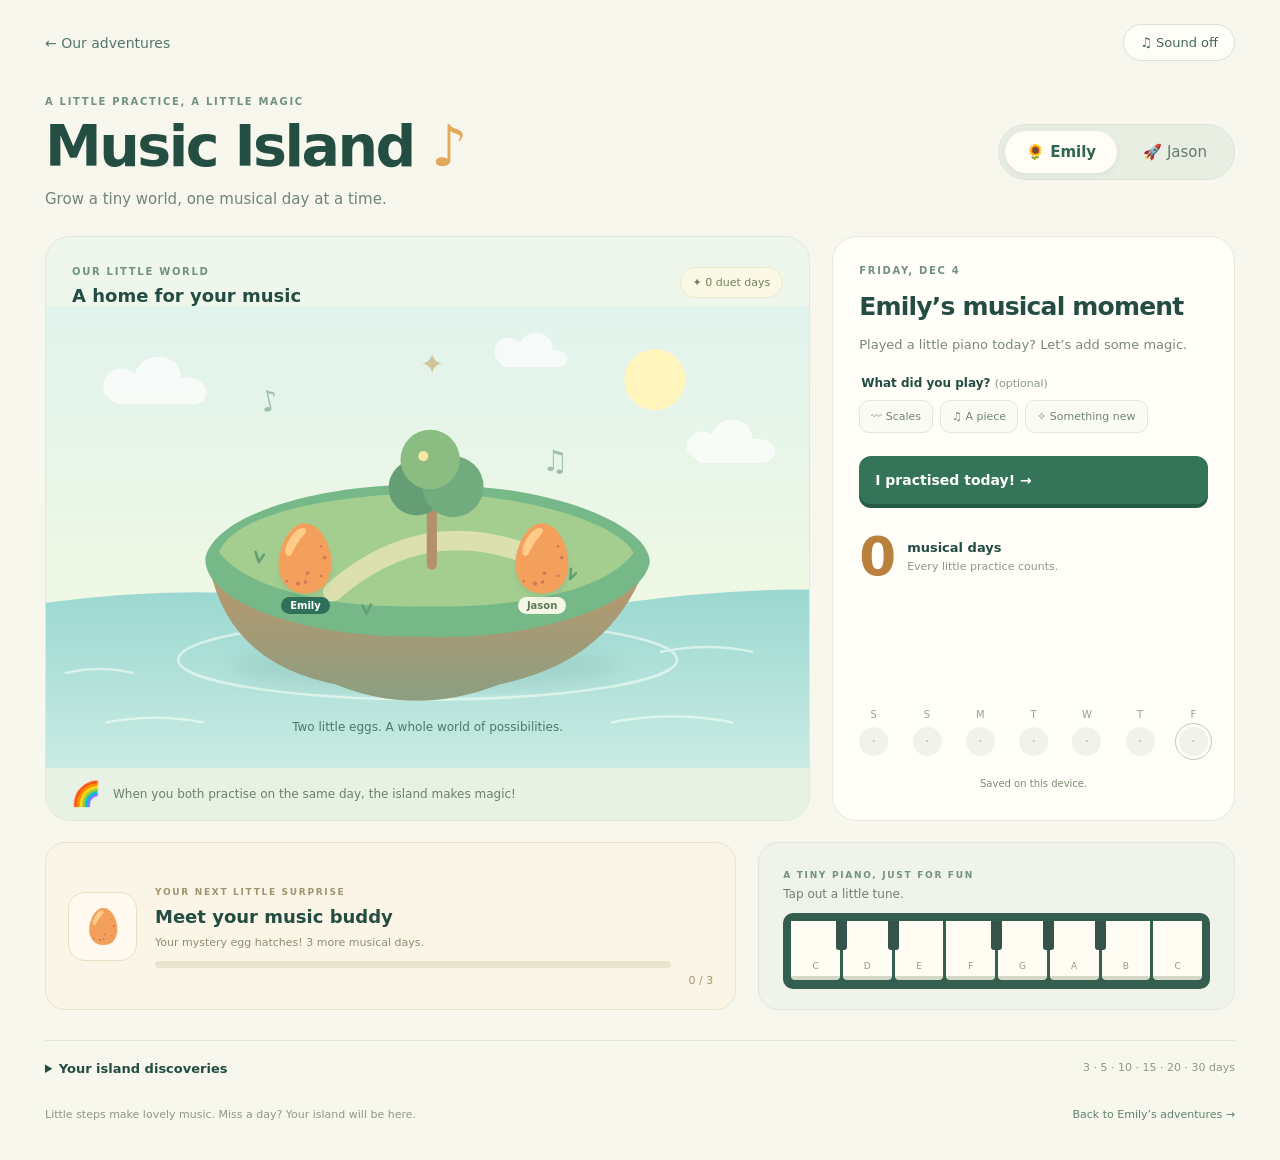
<file: piano.html>
<!doctype html>
<html lang="en"><head><meta charset="utf-8"><meta name="viewport" content="width=device-width,initial-scale=1"><meta name="theme-color" content="#eff8f5"><title>Music Island · Piano adventures</title><link rel="stylesheet" href="piano.css?v=duet-1"></head>
<body><main class="wrap">
<header class="topbar"><a href="./index.html" class="back">← Our adventures</a><button id="sound" class="sound" type="button" aria-pressed="false">♫ Sound off</button></header>
<section class="intro"><div><p class="eyebrow">A LITTLE PRACTICE, A LITTLE MAGIC</p><h1>Music Island<span aria-hidden="true"> ♪</span></h1><p class="subtitle">Grow a tiny world, one musical day at a time.</p></div><div class="learner-tabs" role="group" aria-label="Choose your musician"><button type="button" data-learner="emily" aria-pressed="true">🌻 Emily</button><button type="button" data-learner="jason" aria-pressed="false">🚀 Jason</button></div></section>
<div class="adventure-layout">
<section class="island-card" aria-labelledby="island-title"><div class="island-heading"><div><span class="tiny-label">OUR LITTLE WORLD</span><h2 id="island-title">A home for your music</h2></div><span class="duet-pill" id="duet-count">✦ 0 duet days</span></div>
<div id="island" class="island-scene" role="img" aria-label="A little green island with two mystery eggs, waiting for music.">
<svg class="landscape" viewBox="0 0 900 545" aria-hidden="true"><defs><linearGradient id="sky" x2="0" y2="1"><stop stop-color="#e1f3ed"/><stop offset="1" stop-color="#f6fbdf"/></linearGradient><linearGradient id="water" x2="0" y2="1"><stop stop-color="#9bd8d1"/><stop offset="1" stop-color="#c9ebe3"/></linearGradient><linearGradient id="earth" x2="0" y2="1"><stop stop-color="#bc976b"/><stop offset="1" stop-color="#8b9f81"/></linearGradient><filter id="shadow"><feGaussianBlur stdDeviation="12"/></filter></defs><rect width="900" height="545" fill="url(#sky)"/><circle cx="718" cy="87" r="36" fill="#fff5bd"/><g fill="#fff" opacity=".7"><path d="M70 105c-10-24 18-41 35-25 9-31 56-24 54 5 33-6 42 30 13 31H84z"/><path d="M530 60c-5-16 11-30 28-17 15-22 42-9 39 9 20-1 24 18 7 20h-65z"/><path d="M756 171c-3-17 13-29 29-20 11-28 49-19 48 6 29-4 37 24 12 28h-73z"/></g><g id="duet-rainbow" hidden fill="none" stroke-width="11" stroke-linecap="round" opacity=".72"><path d="M150 292A300 245 0 0 1 750 292" stroke="#e9a5af"/><path d="M162 292A288 233 0 0 1 738 292" stroke="#edc187"/><path d="M174 292A276 221 0 0 1 726 292" stroke="#f2df94"/><path d="M186 292A264 209 0 0 1 714 292" stroke="#a8cda1"/><path d="M198 292A252 197 0 0 1 702 292" stroke="#9bcfd4"/><path d="M210 292A240 185 0 0 1 690 292" stroke="#b8add9"/></g><path d="M0 350Q180 325 340 350T680 350T1000 340V545H0Z" fill="url(#water)"/><g fill="none" stroke="#f4fff6" stroke-width="3" opacity=".6"><path d="M22 433q42-10 82 0m620-25q57-12 110 0M70 491q60-11 116 0m480 0q72-14 144 0"/><ellipse cx="450" cy="417" rx="294" ry="47"/></g><ellipse cx="446" cy="426" rx="231" ry="26" fill="#447d73" opacity=".13" filter="url(#shadow)"/><path d="M193 309q23 112 148 137 95 39 194 0 129-26 171-137z" fill="url(#earth)"/><path d="M188 297c12-54 146-89 263-86 136-2 256 43 261 89-3 49-133 95-261 90-145 3-266-40-263-93" fill="#76b888"/><path d="M204 290c20-47 139-68 244-69 119 0 228 36 245 70-31 44-134 66-245 63-115 4-215-23-244-64" fill="#a4ce8f"/><path d="M338 337q100-88 220-48" stroke="#dce0af" stroke-width="23" fill="none" stroke-linecap="round"/><g stroke="#639f75" stroke-width="3" stroke-linecap="round"><path d="m251 302-4-12m4 12 6-9m361 29 1-12m-1 12 7-7m-247 48-5-10m5 10 5-11"/></g><g id="tree-art"><path d="M455 235v70" stroke="#b4916b" stroke-width="12" stroke-linecap="round"/><circle cx="437" cy="214" r="33" fill="#659e74"/><circle cx="480" cy="213" r="36" fill="#70ac7e"/><circle cx="453" cy="181" r="35" fill="#8bbd83"/><circle cx="445" cy="177" r="6" fill="#fae5a4"/></g><g id="stage-art" hidden><path d="M378 278h146l-8 24H385z" fill="#a88ac5"/><path d="M390 274V201q60-70 120 0v73" fill="none" stroke="#f6e3a1" stroke-width="7"/><path d="m410 197 4 9 10 2-8 7 2 10-9-5-9 5 2-10-8-7 10-2zM483 196l3 8 10 2-7 7 1 10-8-5-8 5 2-10-7-7 10-2z" fill="#fff4be"/></g></svg>
<div id="duet-fireflies" class="duet-fireflies" hidden aria-hidden="true"><i></i><i></i><i></i><i></i><i></i><i></i><i></i><i></i></div><div class="music-air" aria-hidden="true"><span>♪</span><span>♫</span><span>✦</span></div>
<div class="cottage emily-cottage" data-unlock="house-emily" hidden aria-hidden="true">🏡</div><div class="cottage jason-cottage" data-unlock="house-jason" hidden aria-hidden="true">🏡</div>
<div class="buddy buddy-emily"><span class="pet" id="pet-emily" aria-hidden="true">🥚</span><span class="buddy-name">Emily</span><span class="pet-instrument" data-unlock="violin-emily" hidden aria-hidden="true">🎻</span></div>
<div class="buddy buddy-jason"><span class="pet" id="pet-jason" aria-hidden="true">🥚</span><span class="buddy-name">Jason</span><span class="pet-instrument" data-unlock="violin-jason" hidden aria-hidden="true">🎻</span></div>
<span class="music-flower flower-left" data-unlock="flower-emily" hidden aria-hidden="true">🌸</span><span class="music-flower flower-right" data-unlock="flower-jason" hidden aria-hidden="true">🌼</span>
<div class="shared-lights" id="shared-lights" hidden aria-hidden="true"><span class="duet-star">✦</span><span class="duet-orb">♫</span><span class="duet-star">✦</span></div><div id="concert" class="concert" hidden aria-hidden="true">🎊 ♪ 🎉 ♫ 🎊</div>
<div class="island-caption" id="island-caption">Two little eggs. A whole world of possibilities.</div><div id="note-burst" aria-hidden="true"></div>
</div>
<div class="duet-message"><span aria-hidden="true">🌈</span><p id="duet-message">When you both practise on the same day, the island makes magic!</p><button type="button" id="duet-replay" class="magic-replay" hidden>✨ Again!</button></div>
</section>
<section class="practice-card" aria-labelledby="practice-title"><p class="eyebrow" id="today-date"></p><h2 id="practice-title">Emily’s musical moment</h2><p class="gentle" id="today-message">Played a little piano today? Let’s add some magic.</p><fieldset id="practice-options"><legend>What did you play? <span>(optional)</span></legend><label><input type="checkbox" value="scales"><span>〰 Scales</span></label><label><input type="checkbox" value="piece"><span>♫ A piece</span></label><label><input type="checkbox" value="explore"><span>✧ Something new</span></label></fieldset>
<button type="button" class="check-in" id="check-in">I practised today! <span aria-hidden="true">→</span></button><p id="save-error" class="error" role="alert" hidden></p><div class="count-row"><span class="count-number" id="practice-count">0</span><div><strong>musical days</strong><small>Every little practice counts.</small></div></div><div class="week" id="week" aria-label="Your last seven days"></div><p id="piano-cloud" class="save-status" role="status">Saved on this device.</p>
</section></div>
<section class="bottom-grid"><div class="next-card"><div class="reward-icon" id="next-icon" aria-hidden="true">🥚</div><div class="next-copy"><p class="tiny-label">YOUR NEXT LITTLE SURPRISE</p><h2 id="next-title">Meet your music buddy</h2><p id="next-description">Your mystery egg hatches after 3 musical days.</p><progress id="reward-progress" max="3" value="0" aria-label="Progress to your next reward"></progress></div><span id="next-count" class="next-count">0 / 3</span></div><div class="keyboard-card"><div><span class="tiny-label">A TINY PIANO, JUST FOR FUN</span><p>Tap out a little tune.</p></div><div class="keyboard" id="keyboard" aria-label="Play the piano"><button type="button" data-note="0" aria-label="Play C">C</button><button type="button" data-note="1" aria-label="Play D">D</button><button type="button" data-note="2" aria-label="Play E">E</button><button type="button" data-note="3" aria-label="Play F">F</button><button type="button" data-note="4" aria-label="Play G">G</button><button type="button" data-note="5" aria-label="Play A">A</button><button type="button" data-note="6" aria-label="Play B">B</button><button type="button" data-note="7" aria-label="Play high C">C</button></div></div></section>
<details class="collection"><summary>Your island discoveries <span>3 · 5 · 10 · 15 · 20 · 30 days</span></summary><div id="milestones" class="milestones"></div></details><footer>Little steps make lovely music. Miss a day? Your island will be here. <a id="learner-back" href="./emily.html">Back to Emily’s adventures →</a></footer>
</main><dialog id="celebration"><div class="celebration-icon" id="celebration-icon" aria-hidden="true">🎵</div><p class="eyebrow">A LITTLE MORE MAGIC</p><h2 id="celebration-title">One more musical day!</h2><p id="celebration-message"></p><button id="celebration-close" type="button" class="check-in">Back to my island ✨</button></dialog>
<script src="piano-progress.js?v=1"></script><script src="piano.js?v=duet-1"></script><script src="cloud-config.js?v=private-maths-1"></script><script src="piano-sync.js?v=1"></script></body></html>
</file>
<file: pony.css>
:root{font-family:ui-rounded,"Trebuchet MS",system-ui,sans-serif;background:#fcf9f4;color:#504365}*{box-sizing:border-box}body{margin:0}button,a,input,textarea{touch-action:manipulation}button{font:inherit;cursor:pointer}button:focus-visible,a:focus-visible,textarea:focus-visible{outline:3px solid #d9ac58;outline-offset:4px}.wrap{max-width:1180px;padding:24px 32px 40px;margin:auto}header{display:flex;align-items:center;justify-content:space-between;font-size:12px}header a{color:#8d83a0;text-decoration:none}.header-tag{color:#aa9ab6;font-size:9px;letter-spacing:1.2px}.heading{position:relative;margin:36px 0 30px}.eyebrow,.mini-label{font-size:10px;font-weight:800;letter-spacing:2px;color:#b09ab9;margin:0 0 12px}h1{font-size:clamp(40px,5.2vw,62px);line-height:1.06;font-weight:800;letter-spacing:-2.5px;margin:0;color:#62517c}h1 em{font-style:normal;color:#aa84b5}h1>span{font-size:65px;color:#d3b66e;position:absolute;left:440px;top:14px}.subtitle{font-size:14px;color:#82718d;margin:17px 0 0}.welcome{display:grid;grid-template-columns:1.8fr 1fr;border:1px solid #e8dfee;border-radius:24px;overflow:hidden;background:#fbf8fd;box-shadow:0 10px 40px #75617e06}.art{position:relative;background:linear-gradient(#efe9fc,#fcf6e6);display:flex;align-items:center;min-width:0;min-height:330px;overflow:hidden}.art img{width:100%;height:auto;display:block}.friendship-star{position:absolute;top:10%;left:46%;font-size:56px;color:#f6d778;text-shadow:0 0 24px #ffefad;animation:shimmer 4s ease-in-out infinite}.art-caption{position:absolute;bottom:16px;left:0;right:0;text-align:center;letter-spacing:2px;font-size:8px;font-weight:800;color:#8e9a85}.welcome-copy{padding:32px 30px;background:#fffdfa}.mini-label{font-size:9px;color:#b39dbb}.welcome-copy h2{font-size:24px;letter-spacing:-.7px;line-height:1.25;color:#756083;margin:14px 0}.welcome-copy p{font-size:13px;line-height:1.75;color:#786a82}.primary{border:0;border-radius:11px;background:#8e68a5;color:white;padding:15px 18px;font-weight:700;font-size:13px;display:flex;align-items:center;justify-content:space-between;gap:22px;box-shadow:0 3px 0 #8a6ba0;min-height:46px}.primary:hover{background:#9673ad}.welcome-copy .primary{width:100%;margin-top:23px}.welcome-copy small{display:block;color:#b3a8b7;font-size:10px;margin-top:14px;line-height:1.5}.journey{margin-top:33px}.section-heading{display:flex;align-items:center;justify-content:space-between}.section-heading .eyebrow{font-size:9px;margin:0 0 6px}.section-heading h2{font-size:19px;margin:0}.gem-count{font-size:11px;color:#a48aaf;background:#f2eaf6;padding:9px 13px;border-radius:25px}.chapters{display:grid;grid-template-columns:repeat(6,1fr);gap:12px;margin-top:20px}.chapter{border:1px solid #e6e0e9;border-radius:16px;padding:17px 9px;background:#fffdfa;text-align:center;color:#9b8caa;min-height:126px;position:relative}.chapter:disabled{opacity:.85;cursor:default}.chapter.active{border-color:#b59ac5;background:#f5edf9;box-shadow:0 0 0 2px #e3d6eb55}.chapter.complete{border-color:#bccdb6;background:#f1f6e9}.chapter-icon{width:41px;height:41px;display:grid;place-items:center;border-radius:50%;background:#f3edf5;margin:0 auto 10px;font-size:24px}.chapter strong{display:block;font-size:11px;line-height:1.5;color:#786086}.chapter small{display:block;font-size:9px;line-height:1.5;margin-top:5px;color:#8c7d96}.chapter.complete small{color:#879a74}.trail{height:5px;border-radius:4px;background:#eee7ec;margin:18px 0 0}.trail>div{height:100%;width:0;background:linear-gradient(90deg,#c9a3d3,#e9c4d6,#edcf95);border-radius:4px;transition:width .5s}.adventure{display:grid;grid-template-columns:.85fr 1.4fr;gap:24px;margin-top:28px;scroll-margin-top:20px}.story-card{background:#f3edf8;border:1px solid #e4d7ee;border-radius:20px;padding:27px;align-self:start}.pony-badge{font-size:42px;margin-bottom:17px}.story-card h2{font-size:24px;line-height:1.2;margin:10px 0 18px;color:#78608c}.story-text{font-size:16px;line-height:1.9;color:#6e5a7d}.learning-pills{display:flex;flex-wrap:wrap;gap:6px;margin-top:24px}.learning-pills span{font-size:10px;padding:7px 10px;border-radius:20px;background:#fffaf9;color:#a18daa}.question-card{padding:27px 30px;border:1px solid #e6e2d6;background:#fffefa;border-radius:20px}.question-card h2{font-size:23px;line-height:1.5;margin:10px 0 22px;color:#62546f}.options{display:grid;gap:10px}.option{display:flex;align-items:center;gap:13px;border:1px solid #e5e0e9;border-radius:12px;background:white;padding:15px;text-align:left;color:#6d5b7b;font-size:14px;line-height:1.5;min-height:52px}.option .letter{display:grid;place-items:center;flex-shrink:0;background:#f5eff8;border-radius:7px;width:26px;height:26px;font-size:11px;color:#af95bc}.option:hover:not(:disabled){border-color:#b897cd;background:#faf5ff}.option.correct{border-color:#b1c6a4;background:#f0f7e8}.option:disabled{cursor:default;opacity:.8}.hint-button{padding:12px 0;background:transparent;color:#836038;border:0;font-size:12px;margin-top:9px}.feedback{line-height:1.7;color:#4d6c42;font-size:14px;min-height:1em;margin:7px 0 14px}.question-card .primary{width:100%}.ending{text-align:center;max-width:670px;margin:35px auto;padding:32px;border:1px solid #e6dced;background:linear-gradient(140deg,#faf0fc,#fff9e5,#eef7eb);border-radius:25px}.big-star{font-size:80px;color:#dbba66;text-shadow:0 0 22px #f8e1a1}.ending h2{font-size:30px;line-height:1.2;color:#8a6ca1}.ending p{color:#74617f;line-height:1.8}.stars{letter-spacing:8px;color:#d8b762!important;font-size:30px}.ending label{font-size:14px;display:block;text-align:left;line-height:1.6;color:#776283;margin-top:25px}.ending label small{display:block;font-size:11px}textarea{width:100%;font:inherit;font-size:14px;line-height:1.7;margin-top:12px;padding:14px;border:1px solid #dfd4e7;border-radius:12px;resize:vertical;background:#fffefb;color:#75647f}.home-link{display:inline-block;color:#9577a7;text-decoration:none;font-size:13px;margin-top:12px}.save-status{font-size:10px;color:#b0a4b5;text-align:center;margin:26px 0 0;min-height:18px}footer{display:flex;justify-content:space-between;border-top:1px solid #e9e2e9;padding-top:22px;margin-top:25px;color:#b7aabc;font-size:9px;letter-spacing:1px}[hidden]{display:none!important}@keyframes shimmer{0%,100%{transform:scale(1);opacity:.8}50%{transform:scale(1.1);opacity:1}}@media(max-width:850px){.welcome{grid-template-columns:1.3fr 1fr}.welcome-copy{padding:25px 22px}.art{min-height:360px}.art img{width:135%;max-width:none;margin-left:-18%}.welcome-copy h2{font-size:22px}.chapters{gap:7px}.chapter{padding:13px 6px}.chapter strong{font-size:10px}.chapter small{font-size:8px}.adventure{grid-template-columns:1fr 1.2fr;gap:15px}.story-card{padding:22px}.question-card{padding:23px}.story-text{font-size:14px}}@media(max-width:600px){.wrap{padding:20px 17px 30px}.header-tag{font-size:7px;letter-spacing:.7px}.heading{margin:28px 0 24px}.eyebrow{font-size:8px;letter-spacing:1.5px}h1{font-size:43px;letter-spacing:-1.8px}h1>span{left:auto;right:8px;font-size:45px;top:34px}.subtitle{font-size:12px;line-height:1.6;margin-top:14px;max-width:280px}.welcome{display:block}.art{min-height:0;aspect-ratio:1.75;align-items:center}.art img{width:100%;margin:0}.friendship-star{font-size:38px;top:5%}.art-caption{font-size:6px;letter-spacing:1.2px;bottom:10px}.welcome-copy{padding:25px}.welcome-copy h2{font-size:25px}.welcome-copy p{font-size:13px}.welcome-copy .primary{padding:16px}.section-heading h2{font-size:17px}.section-heading .eyebrow{font-size:7px;letter-spacing:1.3px}.chapters{grid-template-columns:repeat(3,1fr);gap:9px;margin-top:17px}.chapter{padding:14px 7px;min-height:118px}.chapter strong{font-size:10px}.chapter small{font-size:8px}.adventure{grid-template-columns:1fr;gap:15px}.story-card{padding:22px}.pony-badge{float:right;font-size:35px}.story-card h2{font-size:23px}.story-text{font-size:16px;margin-bottom:0}.question-card{padding:23px}.question-card h2{font-size:22px}.option{font-size:14px}.ending{padding:25px}.ending h2{font-size:26px}.ending p{font-size:14px}.section-heading{gap:10px}.gem-count{font-size:10px;padding:8px 10px;white-space:nowrap}footer{font-size:7px;letter-spacing:.6px}}@media(prefers-reduced-motion:reduce){*,*::before,*::after{animation:none!important;transition:none!important}}

.question-diagram{margin:16px 0;line-height:1.8}.ribbon-row{display:flex;align-items:center;gap:12px;margin:12px 0}.ribbon{display:flex;width:min(100%,280px);height:36px;border:2px solid #766980}.ribbon span{width:25%;border-right:1px solid #766980;background:#fff}.ribbon span:last-child{border:0}.ribbon .purple{background:#a66bc5}.question-diagram.map{display:grid;grid-template-columns:repeat(3,1fr);gap:5px}.map span{padding:10px 4px;background:#f3eaf9;border:1px solid #cbb5db;border-radius:8px;text-align:center;font-size:clamp(11px,2.5vw,15px)}
</file>
<file: garden.css>
:root{background:#f6faf2;color:#354a3c}.heading h1{color:#34543e}.heading h1 em{color:#64834e}.primary{background:#57784b;box-shadow:0 3px 0 #405f36}.primary:hover{background:#47683b}.story-card{background:#edf4e6;border-color:#cddfc2}.story-card h2,.story-text{color:#3e573c}.chapter.complete{background:#e6f3da}.question-card h2{color:#344c3b}.question-diagram svg{display:block;width:100%;height:auto;max-width:520px}.question-diagram svg text{fill:#344737;font-family:system-ui,sans-serif}.mat-pair{display:flex;justify-content:center;gap:24px;align-items:start;flex-wrap:wrap}.mat-grid{display:grid;gap:0;margin-top:10px}.mat-grid span{width:26px;height:26px;border:1px solid #3f663d;background:#d6e9c5}.scale-picture{max-width:380px;margin:auto}.question-context{font-size:14px;line-height:1.6;color:#50634b}.question-diagram p{font-size:16px;line-height:1.6}.ending{background:linear-gradient(135deg,#edf6e5,#fff5dc)}.ending h2{color:#49633f}.story-text{font-size:18px}.option{font-size:16px}.chapter strong{font-size:12px}.chapter small{font-size:11px}.save-status{font-size:13px}#writing-panel label{display:block;font-size:16px;line-height:1.6}#writing-panel label small{display:block}#writing-status{font-size:14px}#writing-panel{margin:18px 0}@media(max-width:600px){.story-text{font-size:18px}.chapter strong{font-size:12px}.chapter small{font-size:10px}.mat-pair{gap:18px}.question-card{padding:20px}.question-diagram p{font-size:15px}h1{font-size:43px}}
</file>
<file: thinking.css>
:root{font-family:system-ui,-apple-system,sans-serif;color:#25354b;background:#f3f6ff}*{box-sizing:border-box}[hidden]{display:none!important}body{margin:0}main{max-width:960px;margin:auto;padding:24px}header{margin:30px 0}h1{font-size:clamp(28px,5vw,40px)}header p,section>p{color:#59677a}a{color:#32609a}nav,.toolbar,.question-nav{display:flex;gap:10px;align-items:center;flex-wrap:wrap}.toolbar{justify-content:space-between}nav{margin-bottom:24px}button{font:inherit;color:#235b97;border:1px solid #a4b7cd;background:#e8f0fc;border-radius:12px;padding:13px 18px;cursor:pointer}button:hover,button[aria-pressed=true]{background:#d4e5fc}button:focus-visible{outline:3px solid #9b68d5;outline-offset:3px}button:disabled{opacity:.55;cursor:default}.primary,nav button.active{background:#2d5eaa;color:white;font-weight:700}section,article{background:white;border:1px solid #dfe6f0;border-radius:20px;padding:24px;margin:18px 0}.grid{display:grid;grid-template-columns:repeat(2,minmax(0,1fr));gap:16px}.quest{display:flex;flex-direction:column;align-items:flex-start;gap:12px;text-align:left}.quest strong{font-size:21px}.question-nav button{padding:10px;min-width:44px}.question-nav .selected{outline:3px solid #2d5eaa}.question-nav .answered{background:#e1f1e9}#question-image{display:block;max-width:100%;height:auto;margin:auto;width:760px}pre{white-space:pre-wrap;font:inherit;line-height:1.6}fieldset{display:flex;gap:12px;border:0;padding:18px 0;flex-wrap:wrap}legend{padding:0}fieldset label{display:flex;align-items:center;gap:8px;border:1px solid #bccae0;border-radius:10px;padding:14px 20px;cursor:pointer}fieldset input{width:20px;height:20px}#result{font-weight:700;color:#286746}.history-row{display:flex;flex-wrap:wrap;align-items:center;justify-content:space-between;gap:12px;border-top:1px solid #dfe6f0;padding:18px 0}footer{font-size:12px;color:#6b7687;margin-top:36px}#thinking-cloud{color:#5e6f80}#timer{background:#f8f1dd;padding:10px 14px;border-radius:12px;font-variant-numeric:tabular-nums}@media(max-width:600px){main{padding:16px}.grid{grid-template-columns:1fr}section,article{padding:16px}fieldset label{padding:12px 16px}.toolbar h2{font-size:22px}}

#readable-question{font-size:18px;line-height:1.7}#enlarge{display:inline-block;padding:10px;margin:8px 0}#question-text{font-size:17px}
</file>
<file: reading.css>
.reading-layout{display:grid;grid-template-columns:minmax(0,1fr) minmax(0,1fr);gap:18px}.reading-layout article{margin:0;min-width:0}.reading-passage{max-height:72vh;overflow:auto;line-height:1.8}.reading-passage #passage{white-space:pre-wrap}.reading-passage h3{margin-top:0}.reading-question fieldset{display:grid;gap:10px}.reading-question fieldset label{padding:12px;align-items:flex-start;line-height:1.55}.reading-question input{flex-shrink:0;margin-top:3px}.reading-question #question{font-size:1.12rem;line-height:1.65}#explanation{line-height:1.7;color:#536576}#passage-instructions{font-weight:600;font-size:.95rem}#check,#finish{margin-top:20px}#reading-cloud{color:#5e6f80}#practice{padding:20px}.reading-passage mark{background:#fff0a6;border-radius:4px;padding:0 3px}@media(max-width:700px){.reading-layout{grid-template-columns:1fr}.reading-passage{max-height:42vh}#practice{padding:14px}.reading-question fieldset label{width:100%}}@media print{.reading-passage{max-height:none;overflow:visible}.reading-layout{display:block}}
</file>
<file: weekly.css>
[hidden]{display:none!important}.weekly-grid{display:grid;grid-template-columns:repeat(3,minmax(0,1fr));gap:16px;margin:16px 0 28px}.weekly-card,.weekly-grid>a,.weekly-grid>button{display:block;background:#fff;border:1px solid #d5dfec;border-radius:18px;padding:22px;color:#24354b;text-decoration:none;text-align:left;min-width:0}.weekly-card h3{margin:0 0 12px}.weekly-card p{margin:8px 0;line-height:1.5}.weekly-card .weekly-status{display:block;color:#276145;font-weight:700;margin:18px 0 10px}.weekly-card .weekly-action{color:#245bb0;font-weight:700}.weekly-music{display:block;background:#eef7e9;border-radius:18px;padding:24px;margin:24px 0;text-decoration:none;font-weight:700;color:#294e35}.weekly-music span{display:block;font-weight:400;margin-top:8px}#weekly-home h2{margin-top:30px}#weekly-refresh .weekly-card{background:#fffbed}@media(max-width:700px){.weekly-grid{grid-template-columns:1fr}.weekly-card{padding:20px}}
/* Effort rewards are derived from saved completions; piano keeps its own island. */
#jason-roadmap{background:transparent;border:0;padding:0}.weekly-card{display:flex;flex-direction:column}.weekly-card .weekly-status{margin-top:auto;padding-top:18px}.weekly-card[data-state="planned"] .weekly-action{color:#59697e}.weekly-card.is-complete,#weekly-refresh .weekly-card.is-complete{background:#edf8f1}.weekly-card.is-complete .weekly-status{color:#28704f}.weekly-card[data-state="in-progress"] .weekly-status{color:#285ca9}
.weekly-journey{background:#fff;border:1px solid #d5dfec;border-radius:18px;padding:22px;margin:24px 0}.weekly-journey-top,.weekly-heading{display:flex;justify-content:space-between;align-items:center;gap:14px;flex-wrap:wrap}#weekly-home .weekly-journey h2,#weekly-home .weekly-heading h2{margin:0}.weekly-journey h2{font-size:1.15em}#weekly-total{color:#8d5a00;font-weight:700}.weekly-month-bar{height:8px;background:#e7edfc;border-radius:8px;margin:16px 0;overflow:hidden}#weekly-month-fill{height:100%;background:#285ca9;border-radius:8px;transition:width .45s ease}#weekly-route{display:grid;grid-template-columns:repeat(4,minmax(0,1fr));gap:12px}.weekly-stop{border:1px solid #dae3ef;border-radius:14px;background:#f3f6ff;color:#26374b;text-align:center;display:flex;flex-direction:column;align-items:center;gap:6px;padding:14px 8px;min-width:0}.weekly-stop[aria-pressed="true"]{outline:2px solid #285ca9;outline-offset:2px}.weekly-stop.badge-earned{background:#fff2c9}.weekly-badge-icon{font-size:26px}.weekly-badge-name{font-size:.78em;color:#59697e;line-height:1.4}.weekly-week-count{font-size:.85em;font-weight:700}.weekly-mission{display:flex;gap:16px;align-items:center;margin-top:20px;background:#e7edfc;padding:16px;border-radius:14px}#weekly-ship{display:block;font-size:38px;flex-shrink:0}.weekly-mission p{font-size:.85em;line-height:1.5;margin:5px 0 0;color:#59697e}.weekly-heading{margin-bottom:10px}#weekly-trail{display:flex;gap:7px}.weekly-star{color:#59697e;font-size:25px}.weekly-star.earned{color:#9b6600}#weekly-caption{font-size:.9em;line-height:1.5}#weekly-celebration{background:#fff2c9;border-radius:14px;padding:18px;margin:20px 0}#weekly-celebration strong{display:block}#weekly-celebration p{margin:6px 0 12px;line-height:1.5}.weekly-dismiss{background:#fffaf0;border:1px solid #ad8b43;color:#60451c;min-height:44px}@media(max-width:590px){#weekly-route{grid-template-columns:repeat(2,minmax(0,1fr))}.weekly-journey{padding:18px}.weekly-journey-top{gap:10px}.weekly-stop{min-height:126px}.weekly-heading h2{font-size:1.2em}}@media(prefers-reduced-motion:reduce){#weekly-month-fill{transition:none}}
/* Trip discoveries: public introductions; private wish-list selections. */
.weekly-destination{font-size:.85em;color:#38636a}.weekly-reveal{animation:weekly-discovery-reveal .5s ease-out}@keyframes weekly-discovery-reveal{from{transform:translateY(7px)}to{transform:translateY(0)}}.trip-tabs{display:flex;gap:10px;flex-wrap:wrap;margin:15px 0}.trip-tabs button{min-height:44px;background:#fff;border:1px solid #bccfd3;color:#243d43}.trip-tabs button[aria-pressed="true"]{background:#086b70;color:#fff}.trip-grid{display:grid;grid-template-columns:repeat(3,minmax(0,1fr));gap:16px;margin-top:14px}.trip-discovery{background:#fff;border:1px solid #d8e5e7;border-radius:16px;padding:20px;display:flex;flex-direction:column;gap:12px;min-width:0}.trip-discovery h3{font-size:1em;margin:0}.trip-discovery p{font-size:.9em;line-height:1.6;margin:0;color:#50666d}.trip-postcard{background:#e1f1ef;display:grid;place-items:center;min-height:90px;border-radius:10px;font-size:38px}.trip-mystery{background:#f2f7f8}.trip-mystery .trip-postcard{background:#fff;color:#597078;font-size:27px}.trip-picture-link{display:inline-flex;align-items:center;min-height:44px;font-weight:650;color:#086b70}.trip-picture-source{font-size:.75em;color:#597078;overflow-wrap:anywhere}.trip-wish-button{background:#e1f1ef;border:0;color:#086b70;text-align:left;font-weight:650;min-height:44px;margin-top:auto}.trip-wish-button[aria-pressed="true"]{background:#fff0d2;color:#795019}#trip-caption,.trip-note{font-size:.85em;line-height:1.6}.trip-note{color:#597078}.trip-empty{grid-column:1/-1;color:#597078;padding:15px 0}#weekly-month-fill{background:#086b70}#weekly-total{color:#086b70}.weekly-mission{background:#e1f1ef}.weekly-stop[aria-pressed="true"]{outline-color:#086b70}.weekly-stop{background:#f2f7f8}#weekly-home .trip-discoveries h2{margin-top:30px}@media(max-width:700px){.trip-grid{grid-template-columns:repeat(2,minmax(0,1fr))}.trip-discovery{padding:16px}}@media(max-width:400px){.trip-grid{grid-template-columns:1fr}}@media(prefers-reduced-motion:reduce){.weekly-reveal{animation:none}}
</file>
<file: piano.css>
:root{font-family:ui-rounded,"Trebuchet MS",system-ui,sans-serif;color:#244c43;background:#f7f7ee;font-synthesis:none}*{box-sizing:border-box}body{margin:0}button,a,input{touch-action:manipulation}button{font:inherit;cursor:pointer}button:focus-visible,a:focus-visible,summary:focus-visible{outline:3px solid #d58b37;outline-offset:4px}button:disabled{cursor:default}.wrap{max-width:1250px;margin:auto;padding:24px 30px 35px}.topbar{display:flex;justify-content:space-between;align-items:center}.back{color:#55756c;text-decoration:none;font-size:14px}.sound{border:1px solid #d8e3d8;background:#fffdf7;color:#42665a;border-radius:30px;padding:10px 16px;font-size:13px}.sound[aria-pressed=true]{background:#e3efe2}.intro{display:flex;align-items:center;justify-content:space-between;gap:25px;margin:35px 0 28px}.eyebrow,.tiny-label{font-size:10px;letter-spacing:1.7px;font-weight:800;color:#729084}.eyebrow{margin:0 0 10px}h1{font-size:clamp(35px,4.8vw,57px);letter-spacing:-2.5px;line-height:1.05;margin:0;color:#254e43}h1 span{color:#e2ab5c}.subtitle{margin:13px 0 0;color:#71837b;font-size:15px}.learner-tabs{display:flex;gap:5px;padding:6px;background:#e9eee3;border:1px solid #dce4d7;border-radius:40px;flex-shrink:0}.learner-tabs button{border:0;border-radius:30px;background:transparent;color:#677a70;padding:12px 21px;font-size:15px}.learner-tabs button[aria-pressed=true]{background:#fffdf6;color:#2e6651;box-shadow:0 2px 7px #36503a15;font-weight:bold}.adventure-layout{display:grid;grid-template-columns:minmax(0,1.9fr) minmax(300px,1fr);gap:22px}.island-card{background:#eff7ec;border:1px solid #dfe8d9;border-radius:25px;overflow:hidden;position:relative;min-width:0}.island-heading{display:flex;align-items:center;justify-content:space-between;padding:23px 26px 0;gap:10px}.island-heading h2{font-size:18px;margin:6px 0 0;font-weight:700}.duet-pill{white-space:nowrap;padding:8px 12px;color:#6f7f5b;background:#fbf9e5;border:1px solid #e8e9cc;border-radius:30px;font-size:11px}.island-scene{position:relative;aspect-ratio:900/545;isolation:isolate;overflow:hidden}.landscape{position:absolute;inset:0;width:100%;height:100%;z-index:-2}.music-air span{position:absolute;color:#739c80;font-size:29px;animation:float 6s ease-in-out infinite;opacity:.6}.music-air span:nth-child(1){left:28%;top:17%;transform:rotate(-13deg)}.music-air span:nth-child(2){left:65%;top:30%;animation-delay:-2s}.music-air span:nth-child(3){left:49%;top:9%;color:#c3a661;animation-delay:-4s}.buddy{position:absolute;display:flex;flex-direction:column;align-items:center;top:47%;z-index:3;transform:translateX(-50%)}.buddy-emily{left:34%}.buddy-jason{left:65%}.pet{font-size:clamp(36px,5vw,64px);line-height:1.1;filter:drop-shadow(0 5px 2px #355f4f18)}.buddy-name{margin-top:4px;background:#fffdf0e8;border-radius:20px;padding:3px 9px;font-size:10px;font-weight:bold;color:#5e7757}.buddy.active .buddy-name{background:#2e7158;color:#fff}.buddy.dance .pet{animation:wiggle 3s ease-in-out infinite;transform-origin:bottom center}.pet-instrument{position:absolute;font-size:25px;right:-18px;top:23px}.cottage{position:absolute;top:36%;font-size:clamp(28px,4.2vw,54px);z-index:1}.emily-cottage{left:24%}.jason-cottage{right:23%}.music-flower{position:absolute;top:61%;font-size:clamp(20px,3vw,35px)}.flower-left{left:27%}.flower-right{right:26%}.shared-lights{position:absolute;left:43%;top:45%;color:#fff2a3;text-shadow:0 0 12px #ffc74d;font-size:23px;white-space:nowrap}.shared-lights span{font-size:35px;padding:0 3px}.concert{position:absolute;top:23%;left:32%;font-size:28px;color:#88718c}.island-caption{position:absolute;left:10%;right:10%;bottom:7%;text-align:center;color:#497968;font-size:12px;line-height:1.5}.duet-message{display:flex;gap:12px;align-items:center;background:#e8f2e4;padding:12px 25px}.duet-message>span{font-size:24px}.duet-message p{font-size:12px;color:#6a806c;line-height:1.55;margin:0}.practice-card{background:#fffef9;border:1px solid #e7e8d9;border-radius:25px;padding:28px 26px;display:flex;flex-direction:column}.practice-card h2{font-size:25px;letter-spacing:-.8px;line-height:1.15;margin:7px 0 12px}.gentle{font-size:13px;line-height:1.7;color:#78887a;margin:0 0 20px}fieldset{margin:0 0 23px;border:0;padding:0;display:flex;gap:7px;flex-wrap:wrap}legend{font-size:12px;font-weight:bold;margin:0 0 10px}legend span{font-weight:normal;color:#8b9889;font-size:11px}fieldset label{position:relative}fieldset input{position:absolute;opacity:0;width:1px;height:1px}fieldset label span{display:block;font-size:11px;padding:9px 11px;border:1px solid #e4e7db;border-radius:10px;cursor:pointer;color:#738471;background:#fafbf5}fieldset input:checked+span{background:#e6f2e6;border-color:#70a28a;color:#316448}fieldset input:focus-visible+span{outline:3px solid #d58b37;outline-offset:2px}fieldset:disabled label span{cursor:default}.check-in{width:100%;border:0;background:#34755a;color:white;font-size:14px;font-weight:bold;border-radius:12px;padding:16px;display:flex;align-items:center;justify-content:space-between;gap:10px;box-shadow:0 4px 0 #265c44}.check-in:hover:not(:disabled){background:#286448}.check-in:active:not(:disabled){transform:translateY(2px);box-shadow:0 2px 0 #265c44}.check-in:disabled{background:#e7eee0;color:#5a7b54;box-shadow:none}.count-row{display:flex;gap:14px;align-items:center;margin:26px 0 20px}.count-number{font-size:53px;line-height:1;font-weight:800;letter-spacing:-3px;color:#b9813e}.count-row strong{display:block;font-size:13px}.count-row small{display:block;margin-top:5px;font-size:11px;color:#8c9789}.week{display:flex;justify-content:space-between;gap:5px;margin-top:auto}.week-day{display:flex;flex-direction:column;align-items:center;gap:7px;font-size:10px;color:#98a18e}.week-day .dot{display:grid;place-items:center;width:29px;height:29px;border-radius:50%;background:#f1f2e9;color:#bac2b2;font-size:15px}.week-day.done .dot{background:#e2eddc;color:#47734b}.week-day.today .dot{outline:1px solid #bbceaf;outline-offset:3px}.save-status{margin:22px 0 0;color:#7d8a75;font-size:10px;text-align:center;min-height:14px}.error{font-size:12px;line-height:1.6;color:#a13e33}.bottom-grid{display:grid;grid-template-columns:1.45fr 1fr;gap:22px;margin-top:21px}.next-card{display:flex;align-items:center;gap:18px;border-radius:20px;border:1px solid #e9e4ce;background:#faf5e6;padding:22px}.reward-icon{font-size:34px;background:#fffaf0;border:1px solid #e9dfc3;border-radius:17px;width:69px;height:69px;flex-shrink:0;display:grid;place-items:center}.next-copy{flex:1;min-width:0}.next-copy .tiny-label{margin:0 0 7px;font-size:9px;color:#a2926f}.next-copy h2{font-size:18px;margin:0}.next-copy p{font-size:11px;line-height:1.6;color:#938a73;margin:7px 0 9px}progress{width:100%;height:7px;display:block;accent-color:#b29e63;border:0;border-radius:8px;overflow:hidden}progress::-webkit-progress-bar{background:#eae3ce}progress::-webkit-progress-value{background:#b5a16a;border-radius:8px}.next-count{font-size:11px;color:#a4946f;align-self:flex-end;white-space:nowrap}.keyboard-card{display:flex;flex-direction:column;justify-content:center;gap:12px;border:1px solid #e0e7dc;border-radius:20px;padding:20px 24px;background:#eff3e9}.keyboard-card .tiny-label{font-size:9px}.keyboard-card p{margin:5px 0 0;font-size:12px;color:#6f816c}.keyboard{display:flex;position:relative;background:#345f50;border-radius:10px;padding:8px 8px 9px;gap:3px;height:76px}.keyboard button{position:relative;flex:1;min-width:0;background:#fffdf3;border:0;border-bottom:4px solid #d4d9c7;border-radius:0 0 4px 4px;color:#8c9b8a;display:flex;align-items:flex-end;justify-content:center;padding-bottom:5px;font-size:9px}.keyboard button:not(:nth-child(3)):not(:nth-child(7)):not(:last-child)::after{content:'';position:absolute;right:-7px;top:0;width:11px;height:29px;background:#34534b;border-radius:0 0 3px 3px;z-index:1;pointer-events:none}.keyboard button:active{background:#f4dfb2;border-bottom-width:1px;transform:translateY(2px)}.collection{border-top:1px solid #e0e5d8;margin-top:30px;padding-top:20px}.collection summary{cursor:pointer;font-size:13px;font-weight:bold}.collection summary span{float:right;font-size:11px;font-weight:normal;color:#8d9a87}.milestones{display:grid;grid-template-columns:repeat(6,1fr);gap:10px;margin-top:18px}.milestone{padding:16px 10px;border:1px solid #e5e5d7;border-radius:14px;background:#f4f4e9;text-align:center;color:#8b9583}.milestone .icon{display:block;font-size:28px;filter:grayscale(1);opacity:.5}.milestone.earned{background:#e7f0df;border-color:#c5dbb9;color:#4a7150}.milestone.earned .icon{filter:none;opacity:1}.milestone strong{display:block;font-size:11px;line-height:1.5;margin-top:9px}.milestone small{display:block;font-size:10px;margin-top:5px}footer{margin-top:30px;font-size:11px;color:#8d9987;line-height:1.7}footer a{float:right;color:#60826c;text-decoration:none}dialog{border:1px solid #d6e6d0;border-radius:25px;background:#fffef7;padding:32px;text-align:center;max-width:390px;width:calc(100% - 36px);color:#2a5744;box-shadow:0 20px 100px #26473240}dialog::backdrop{background:#204b3d66;backdrop-filter:blur(4px)}dialog h2{font-size:28px;margin:12px 0}dialog p:not(.eyebrow){color:#75866e;line-height:1.7;font-size:14px;margin-bottom:26px}.celebration-icon{font-size:65px;margin:5px 0 20px}dialog .check-in{justify-content:center}.flying-note{position:absolute;pointer-events:none;color:#ba7b35;font-size:30px;left:50%;top:55%;animation:note-pop 1.6s ease-out forwards}.scene-pop .pet{animation:bounce .7s ease-in-out}.scene-pop .shared-lights{animation:bounce .7s ease-in-out}[hidden]{display:none!important}@keyframes float{0%,100%{translate:0 0}50%{translate:0 -9px}}@keyframes wiggle{0%,80%,100%{rotate:0deg}85%{rotate:-9deg}95%{rotate:9deg}}@keyframes bounce{0%,100%{translate:0 0}50%{translate:0 -16px}}@keyframes note-pop{0%{opacity:0;transform:translate(0,0) scale(.5)}20%{opacity:1}100%{opacity:0;transform:translate(var(--dx),-170px) rotate(var(--rot)) scale(1.2)}}@media(min-width:1400px){.wrap{padding-top:35px}.intro{margin-top:45px}}@media(max-width:850px){.wrap{padding:20px}.adventure-layout{grid-template-columns:minmax(0,1.35fr) minmax(270px,1fr);gap:16px}.island-heading{padding:20px 18px 0}.island-heading h2{font-size:15px}.duet-pill{font-size:10px;padding:7px}.practice-card{padding:24px 20px}.practice-card h2{font-size:23px}.pet{font-size:42px}.island-scene{min-height:300px}.landscape{object-fit:cover}.bottom-grid{gap:16px}.next-card{padding:18px;gap:12px}.next-count{display:none}.reward-icon{width:53px;height:58px;font-size:28px}.milestones{grid-template-columns:repeat(3,1fr)}}@media(max-width:650px){.wrap{padding:18px 16px 25px}.intro{display:block;margin:28px 0 21px}h1{font-size:43px}.eyebrow{font-size:9px;letter-spacing:1.3px}.subtitle{font-size:13px}.learner-tabs{margin-top:22px;width:max-content;padding:5px}.learner-tabs button{padding:10px 24px}.adventure-layout{display:flex;flex-direction:column;gap:16px}.island-heading{padding:19px 20px 0}.island-heading h2{font-size:16px}.island-scene{min-height:0;aspect-ratio:900/545}.pet{font-size:47px}.island-caption{font-size:10px;bottom:5%}.duet-message{padding:12px 18px}.practice-card{padding:24px}.practice-card h2{font-size:27px}.gentle{font-size:13px;margin-bottom:17px}fieldset{margin-bottom:20px}fieldset label span{padding:11px 13px}.check-in{min-height:53px}.count-row{margin:24px 0 21px}.week-day .dot{width:32px;height:32px}.save-status{margin-top:20px}.bottom-grid{grid-template-columns:1fr;gap:15px;margin-top:16px}.next-card{padding:20px}.reward-icon{width:61px;height:65px}.next-copy h2{font-size:19px}.keyboard-card{padding:20px}.keyboard{height:88px}.keyboard button:not(:nth-child(3)):not(:nth-child(7)):not(:last-child)::after{height:34px;width:16px;right:-10px}.milestones{gap:8px}.collection summary span{display:block;float:none;margin-top:9px;margin-left:15px}footer a{display:block;float:none;margin-top:13px}.cottage{font-size:33px}.music-air span{font-size:22px}.shared-lights{font-size:19px}.shared-lights span{font-size:25px}.concert{font-size:20px;left:29%}}@media(prefers-reduced-motion:reduce){*,*::before,*::after{animation:none!important;transition:none!important}.flying-note{display:none}}
/* Shared island magic: rewards persist, while celebration only follows a new duet. */
#duet-rainbow{filter:drop-shadow(0 0 10px #fff8dc);animation:rainbow-arrive 1.2s ease-out}.duet-fireflies{position:absolute;inset:0;pointer-events:none;z-index:2}.duet-fireflies i{position:absolute;width:6px;height:6px;border-radius:50%;background:#fff7b7;box-shadow:0 0 9px 3px #ffe5a3aa;animation:firefly-float 5s ease-in-out infinite}.duet-fireflies i:nth-child(1){left:21%;top:40%}.duet-fireflies i:nth-child(2){left:36%;top:28%;animation-delay:-2s}.duet-fireflies i:nth-child(3){left:57%;top:34%;animation-delay:-3.2s}.duet-fireflies i:nth-child(4){left:77%;top:45%;animation-delay:-1s}.duet-fireflies i:nth-child(5){left:69%;top:63%;animation-delay:-4s}.duet-fireflies i:nth-child(6){left:40%;top:65%;animation-delay:-2.5s}.duet-fireflies i:nth-child(7){left:53%;top:22%;animation-delay:-.5s}.duet-fireflies i:nth-child(8){left:28%;top:60%;animation-delay:-3.8s}.shared-lights{display:flex;align-items:center;justify-content:center;left:42%;top:40%;gap:4px;width:16%;white-space:normal}.shared-lights .duet-orb{display:grid;place-items:center;flex-shrink:0;width:46px;height:46px;border-radius:50%;padding:0;font-size:30px;line-height:1;background:radial-gradient(circle at 35% 30%,#fffacb,#f2ca69);color:#bc8a36;box-shadow:0 0 19px 8px #fff0afaa;border:2px solid #fff6c9}.shared-lights .duet-star{font-size:17px;padding:0;color:#fff4b1;text-shadow:0 0 8px #efbc51}.duet-today .buddy::before{content:'♫';position:absolute;top:-31px;color:#dbad62;font-size:23px;text-shadow:0 0 9px #fffbd4}.duet-today .buddy-jason::before{content:'♪';color:#8d91bc}.island-scene.duet-sparkle .pet{animation:duet-bounce 1.1s ease-in-out 2}.island-scene.duet-sparkle .buddy-jason .pet{animation-delay:.16s}.duet-sparkle .duet-orb{animation:orb-shine 1.5s ease-out 2}.duet-message p{flex:1}.magic-replay{flex-shrink:0;border:1px solid #c8dcb9;border-radius:30px;background:#fbfced;color:#658250;padding:8px 11px;font-size:10px;white-space:nowrap}.magic-replay:hover{background:#fff8cf}.duet-celebration{background:linear-gradient(145deg,#fff9e5,#f5f9ec 50%,#f0f4ff)}.duet-celebration .celebration-icon{filter:drop-shadow(0 4px 12px #edcf8a80)}@keyframes firefly-float{0%,100%{transform:translate(0,0);opacity:.55}50%{transform:translate(8px,-12px);opacity:1}}@keyframes rainbow-arrive{from{opacity:0;transform:translateY(12px)}to{opacity:.72;transform:translateY(0)}}@keyframes duet-bounce{0%,100%{transform:translateY(0) rotate(0)}30%{transform:translateY(-14px) rotate(-7deg)}65%{transform:translateY(-4px) rotate(7deg)}}@keyframes orb-shine{0%,100%{box-shadow:0 0 19px 8px #fff0afaa}50%{box-shadow:0 0 33px 14px #fff0afd9}}@media(max-width:650px){.shared-lights{top:40%;gap:2px}.shared-lights .duet-orb{width:32px;height:32px;font-size:23px;border-width:1px}.shared-lights .duet-star{font-size:12px}.duet-today .buddy::before{font-size:18px;top:-23px}.duet-fireflies i{width:4px;height:4px}.magic-replay{font-size:10px;padding:8px}.duet-message{gap:8px}.duet-message p{font-size:11px}}@media(prefers-reduced-motion:reduce){#duet-rainbow,.duet-fireflies i,.duet-sparkle .pet,.duet-sparkle .duet-orb{animation:none!important}}
</file>
